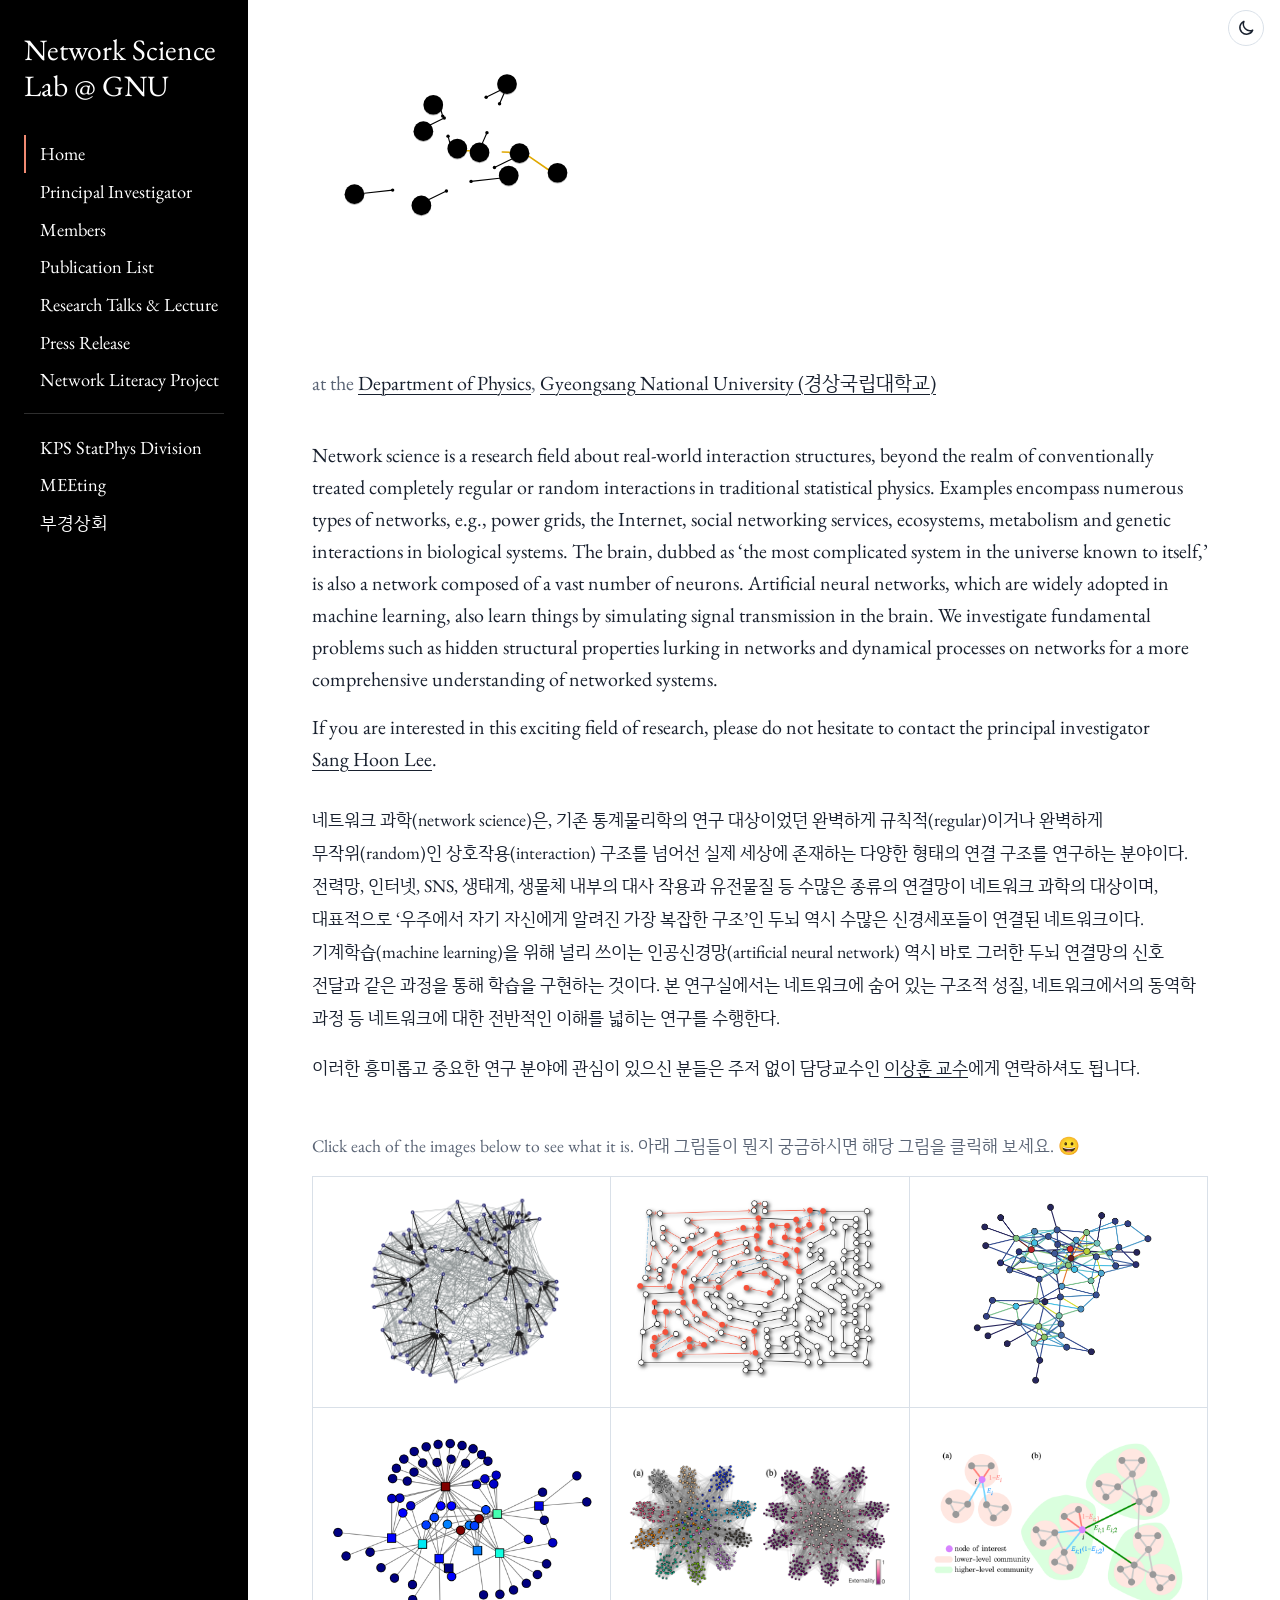
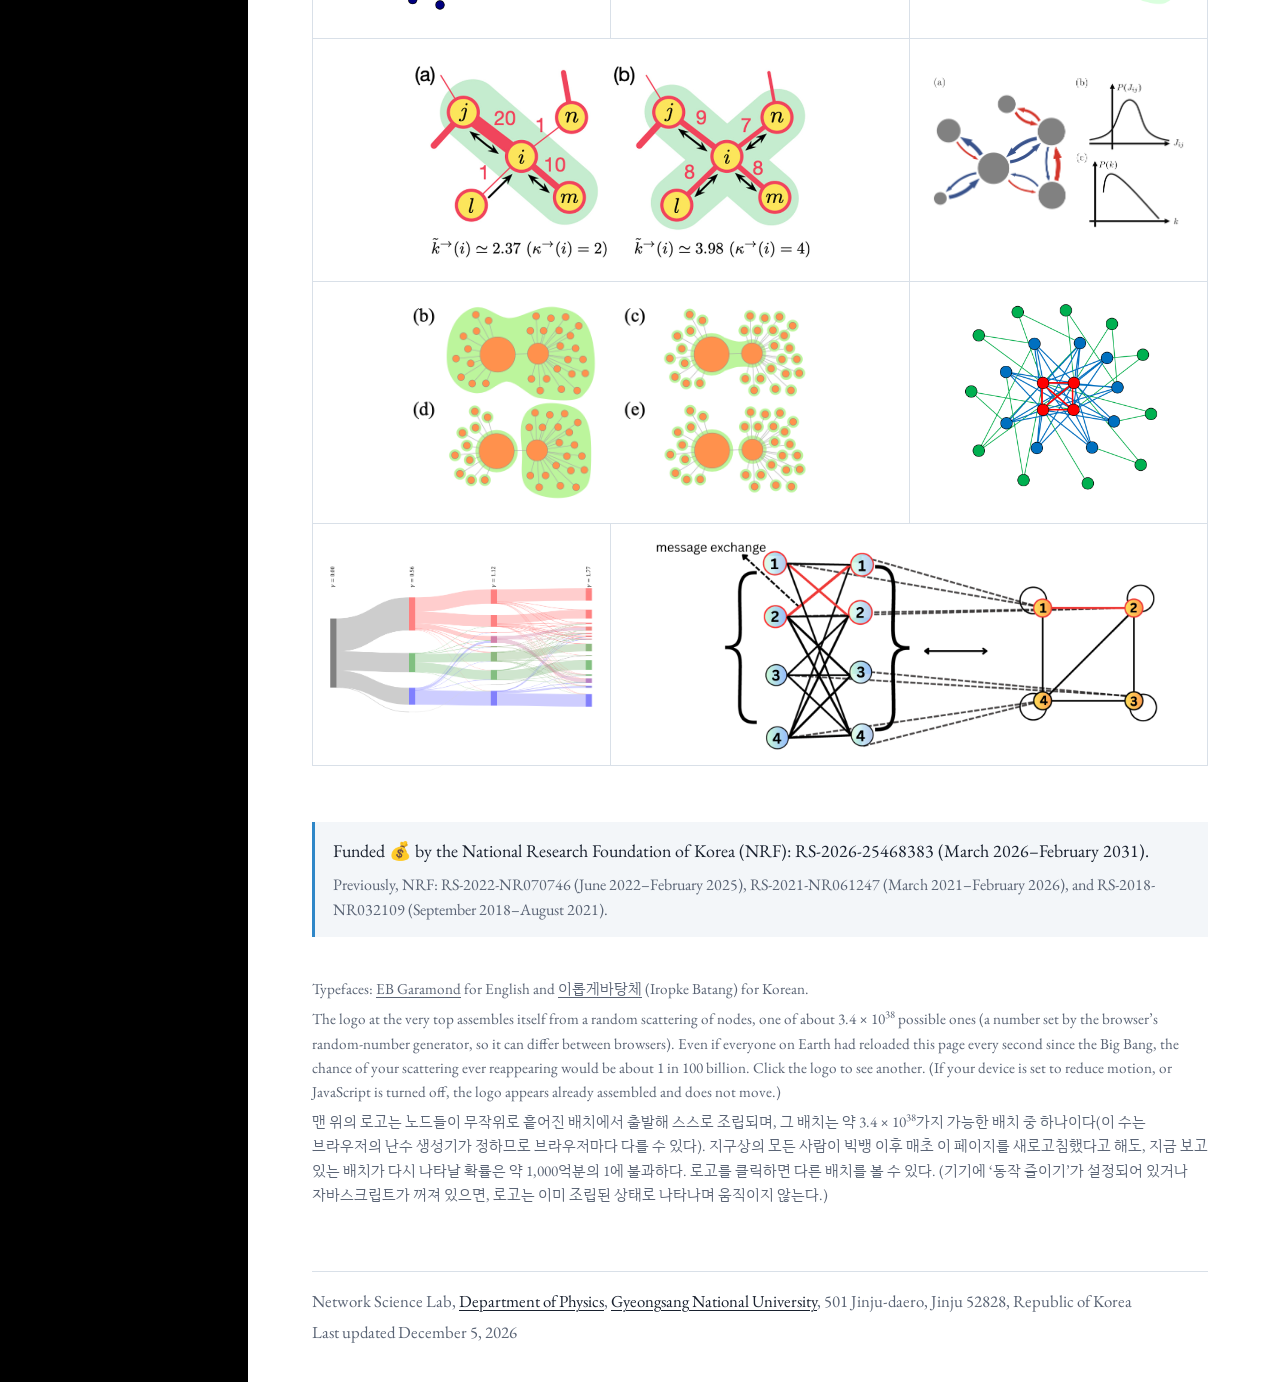
<file: index.html>
<!DOCTYPE html>
<html lang="en">
<head>
<script>document.documentElement.classList.add("js");try{if(localStorage.getItem("theme")==="dark")document.documentElement.dataset.theme="dark"}catch(e){}</script>
<meta charset="utf-8">
<meta name="viewport" content="width=device-width, initial-scale=1">
<title>Network Science Lab @ GNU</title>
<meta name="description" content="Network Science Lab, Department of Physics, Gyeongsang National University (경상국립대학교). Principal investigator: Sang Hoon Lee (이상훈).">
<link rel="icon" type="image/png" href="assets/img/favicon.png">
<link rel="preload" href="assets/fonts/iropke-batang-m.woff2" as="font" type="font/woff2" crossorigin>
<link rel="preconnect" href="https://fonts.googleapis.com">
<link rel="preconnect" href="https://fonts.gstatic.com" crossorigin>
<link href="https://fonts.googleapis.com/css2?family=EB+Garamond:ital,wght@0,400;0,500;0,600;0,700;1,400&family=Nanum+Myeongjo:wght@400;700&display=swap" rel="stylesheet">
<link rel="stylesheet" href="assets/css/style.css?v=6a66933e">
</head>
<body>
<a class="skip" href="#main">Skip to content</a>
<button class="theme-toggle" type="button" aria-label="Switch to dark mode" title="Switch to dark mode">
  <svg class="icon-moon" viewBox="0 0 24 24" width="20" height="20" aria-hidden="true"><path d="M20 14.5A8 8 0 0 1 9.5 4a8 8 0 1 0 10.5 10.5z" fill="none" stroke="currentColor" stroke-width="1.8" stroke-linejoin="round"/></svg>
  <svg class="icon-sun" viewBox="0 0 24 24" width="20" height="20" aria-hidden="true"><circle cx="12" cy="12" r="4.2" fill="none" stroke="currentColor" stroke-width="1.8"/><path d="M12 2.5v2.2M12 19.3v2.2M2.5 12h2.2M19.3 12h2.2M5.3 5.3l1.6 1.6M17.1 17.1l1.6 1.6M5.3 18.7l1.6-1.6M17.1 6.9l1.6-1.6" stroke="currentColor" stroke-width="1.8" stroke-linecap="round"/></svg>
</button>
<div class="frame">
<header class="sidebar">
  <div class="topbar">
    <button class="menu-toggle" type="button" aria-expanded="false" aria-controls="site-menu" aria-label="Open menu">
      <svg viewBox="0 0 24 24" width="24" height="24" aria-hidden="true"><path d="M3 6h18M3 12h18M3 18h18" stroke="currentColor" stroke-width="2" stroke-linecap="round"/></svg>
    </button>
    <a class="brand" href="index.html">
      <span class="brand-name">Network Science Lab @&nbsp;GNU</span>
    </a>
  </div>
  <div class="drawer" id="site-menu">
    <button class="menu-close" type="button" aria-label="Close menu">
      <svg viewBox="0 0 24 24" width="24" height="24" aria-hidden="true"><path d="M6 6l12 12M18 6L6 18" stroke="currentColor" stroke-width="2" stroke-linecap="round"/></svg>
    </button>
    <nav aria-label="Site">
      <ul>
      <li><a href="index.html" aria-current="page">Home</a></li>
      <li><a href="pi.html">Principal Investigator</a></li>
      <li><a href="members.html">Members</a></li>
      <li><a href="publications.html">Publication List</a></li>
      <li><a href="talks.html">Research Talks &amp; Lecture</a></li>
      <li><a href="press.html">Press Release</a></li>
      <li><a href="network-literacy.html">Network Literacy Project</a></li>
      <li class="nav-divider"><a href="https://sites.google.com/site/statphysmeeting/home" title="KPS Statistical Physics Division (한국물리학회 통계물리분과)">KPS StatPhys Division</a></li>
      <li><a href="https://sites.google.com/view/eco-evo/home" title="Modeling on Ecology and Evolution meeting: Biweekly meeting for sharing and discussing recent research trends on ecology and evolution studies.">MEEting</a></li>
      <li><a href="https://sites.google.com/view/bug-pgsh/" title="부경상회: BUG regional monthly meeting on complex systems">부경상회</a></li>
      </ul>
    </nav>
  </div>
  <div class="menu-backdrop" aria-hidden="true"></div>
</header>
<main id="main" class="page page-">
<section class="hero">
  <h1 class="visually-hidden">Network Science Lab @ GNU</h1>
  <div class="logo-anim" role="img" aria-label="Network Science Laboratory logo">
    <svg viewBox="0 0 512 386" aria-hidden="true" focusable="false">
      <defs><filter id="dotShadow" x="-30%" y="-30%" width="160%" height="170%"><feDropShadow dx="0" dy="1.5" stdDeviation="1.4" flood-color="#000" flood-opacity="0.35"/></filter></defs>
      <g class="links">
        <line x1="194.7" y1="43.8" x2="161.1" y2="228.6"/>
        <line x1="203.4" y1="41.8" x2="357.5" y2="350.1"/>
        <line x1="281.4" y1="119.7" x2="59.9" y2="246.3"/>
        <line x1="145.2" y1="145.0" x2="364.6" y2="192.0"/>
        <line x1="366.1" y1="204.1" x2="282.0" y2="246.4"/>
        <line x1="282.0" y1="247.4" x2="466.9" y2="247.5"/>
        <line x1="253.0" y1="262.5" x2="205.2" y2="334.2"/>
      </g>
      <g class="dots" filter="url(#dotShadow)">
        <circle cx="195.0" cy="25.3" r="18.5"/>
        <circle cx="297.5" cy="110.6" r="18.5"/>
        <circle cx="126.8" cy="144.7" r="18.5"/>
        <circle cx="382.7" cy="196.0" r="18.5"/>
        <circle cx="160.8" cy="247.1" r="18.5"/>
        <circle cx="41.4" cy="247.2" r="18.5"/>
        <circle cx="263.5" cy="247.3" r="18.5"/>
        <circle cx="485.3" cy="247.3" r="18.5"/>
        <circle cx="195.0" cy="349.6" r="18.5"/>
        <circle cx="365.7" cy="366.7" r="18.5"/>
      </g>
    </svg>
    <img class="logo-text" src="assets/img/logo-text.png" alt="">
    <script src="assets/js/logo-assembly.js" defer></script>
  </div>
  <p class="affiliation">at the <a href="https://www.gnu.ac.kr/physics/main.do">Department of Physics</a>, <a href="http://www.gnu.ac.kr">Gyeongsang National University <span class="nobr">(경상국립대학교)</span></a></p>
</section>
<section class="intro"><p>Network science is a research field about real-world interaction structures, beyond the realm of conventionally treated completely regular or random interactions in traditional statistical physics. Examples encompass numerous types of networks, e.g., power grids, the Internet, social networking services, ecosystems, metabolism and genetic interactions in biological systems. The brain, dubbed as <span class="nobr">‘the</span> most complicated system in the universe known to itself,’ is also a network composed of a vast number of neurons. Artificial neural networks, which are widely adopted in machine learning, also learn things by simulating signal transmission in the brain. We investigate fundamental problems such as hidden structural properties lurking in networks and dynamical processes on networks for a more comprehensive understanding of networked systems.</p>
<p>If you are interested in this exciting field of research, please do not hesitate to contact the principal investigator <a href="pi.html">Sang Hoon Lee</a>.</p>
</section><section class="intro" lang="ko"><p>네트워크 <span class="nobr">과학(network</span> science)은, 기존 통계물리학의 연구 대상이었던 완벽하게 <span class="nobr">규칙적(regular)이거나</span> 완벽하게 <span class="nobr">무작위(random)인</span> <span class="nobr">상호작용(interaction)</span> 구조를 넘어선 실제 세상에 존재하는 다양한 형태의 연결 구조를 연구하는 분야이다. 전력망, 인터넷, SNS, 생태계, 생물체 내부의 대사 작용과 유전물질 등 수많은 종류의 연결망이 네트워크 과학의 대상이며, 대표적으로 <span class="nobr">‘우주에서</span> 자기 자신에게 알려진 가장 복잡한 구조’인 두뇌 역시 수많은 신경세포들이 연결된 네트워크이다. <span class="nobr">기계학습(machine</span> learning)을 위해 널리 쓰이는 <span class="nobr">인공신경망(artificial</span> neural network) 역시 바로 그러한 두뇌 연결망의 신호 전달과 같은 과정을 통해 학습을 구현하는 것이다. 본 연구실에서는 네트워크에 숨어 있는 구조적 성질, 네트워크에서의 동역학 과정 등 네트워크에 대한 전반적인 이해를 넓히는 연구를 수행한다.</p>
<p>이러한 흥미롭고 중요한 연구 분야에 관심이 있으신 분들은 주저 없이 담당교수인 <a href="pi.html">이상훈 교수</a>에게 연락하셔도 됩니다.</p>
</section><section class="figures">
<p class="figures-note">Click each of the images below to see what it is. 아래 그림들이 뭔지 궁금하시면 해당 그림을 클릭해 보세요. 😀</p>
<div class="mosaic">
<a href="https://journals.aps.org/pre/abstract/10.1103/PhysRevE.74.026118"><img src="assets/img/index-e5ba2a77.png" alt="Directed network with hub nodes" loading="lazy"></a>
<a href="https://journals.aps.org/prl/abstract/10.1103/PhysRevLett.108.128701"><img src="assets/img/index-69684c71.png" alt="Spanning tree on a lattice with highlighted path" loading="lazy"></a>
<a href="https://journals.aps.org/pre/abstract/10.1103/PhysRevE.89.032810"><img src="assets/img/index-74e132ef.png" alt="Network with core nodes highlighted" loading="lazy"></a>
<a href="https://journals.aps.org/pre/abstract/10.1103/PhysRevE.93.022306"><img src="assets/img/index-6a4f2fdd.png" alt="Star-like network around a central hub" loading="lazy"></a>
<a href="https://journals.aps.org/pre/abstract/10.1103/PhysRevE.100.022311"><img src="assets/img/pre-2019-companionship-inconsistency.png" alt="Clustered network with ten communities, colored by community and by node externality" loading="lazy"></a>
<a href="https://journals.aps.org/pre/abstract/10.1103/PhysRevE.103.052306"><img src="assets/img/pre-2021-consistency-landscape.png" alt="Lower-level communities nested inside higher-level communities around a node of interest" loading="lazy"></a>
<a class="wide" href="https://journals.aps.org/prresearch/abstract/10.1103/PhysRevResearch.3.043136"><img src="assets/img/prr-2021-hidden-dependency.png" alt="Weighted edges around node i and the directed edges kept by the effective out-degree" loading="lazy"></a>
<a href="https://journals.aps.org/prl/abstract/10.1103/PhysRevLett.133.198402"><img src="assets/img/prl-2024-heterogeneous-interactions.png" alt="Ecological network with positive and negative interactions, plus the distributions of interaction strength and degree" loading="lazy"></a>
<a class="wide" href="https://journals.aps.org/pre/abstract/10.1103/PhysRevE.111.014312"><img src="assets/img/pre-2025-kaleidoscopic-communities.png" alt="Two hub communities and their peripheral communities merging and splitting" loading="lazy"></a>
<a href="https://journals.aps.org/pre/abstract/10.1103/PhysRevE.111.054302"><img src="assets/img/pre-2025-local-edge-decomposition.png" alt="Network decomposed into green, blue, and red levels around a central clique" loading="lazy"></a>
<a href="https://link.springer.com/article/10.1140/epjds/s13688-025-00566-6"><img src="assets/img/epjds-2025-curriculum-communities.png" alt="Alluvial diagram of department communities across four resolution values" loading="lazy"></a>
<a class="wide" href="https://link.springer.com/article/10.1007/s40042-026-01730-5"><img src="assets/img/jkps-2026-relational-graph.png" alt="Neural network layers mapped onto a relational graph by message exchange" loading="lazy"></a>
</div></section>
<section class="funding">
<p>Funded 💰 by the National Research Foundation of Korea <span class="nobr">(NRF):</span> RS-2026-25468383 <span class="nobr">(March</span> 2026–February 2031).</p>
    <p class="prior">Previously, NRF: RS-2022-NR070746 <span class="nobr">(June</span> 2022–February 2025), RS-2021-NR061247 <span class="nobr">(March</span> 2021–February 2026), and RS-2018-NR032109 <span class="nobr">(September</span> 2018–August 2021).</p>
</section>
<section class="fonts-note">
<p>Typefaces: <a href="https://fonts.google.com/specimen/EB+Garamond">EB Garamond</a> for English and <span lang="ko"><a href="https://font.iropke.com/batang/#structure">이롭게바탕체</a></span> <span class="nobr">(Iropke</span> Batang) for Korean.</p>
<p>The logo at the very top assembles itself from a random scattering of nodes, one of about 3.4&nbsp;×&nbsp;10<sup>38</sup> possible ones <span class="nobr">(a</span> number set by the browser’s random-number generator, so it can differ between browsers). Even if everyone on Earth had reloaded this page every second since the Big Bang, the chance of your scattering ever reappearing would be about 1 in 100&nbsp;billion. Click the logo to see another. <span class="nobr">(If</span> your device is set to reduce motion, or JavaScript is turned off, the logo appears already assembled and does not move.)</p>
<p lang="ko">맨 위의 로고는 노드들이 무작위로 흩어진 배치에서 출발해 스스로 조립되며, 그 배치는 약 3.4&nbsp;×&nbsp;10<sup>38</sup>가지 가능한 배치 중 <span class="nobr">하나이다(이</span> 수는 브라우저의 난수 생성기가 정하므로 브라우저마다 다를 수 있다). 지구상의 모든 사람이 빅뱅 이후 매초 이 페이지를 새로고침했다고 해도, 지금 보고 있는 배치가 다시 나타날 확률은 약 1,000억분의 1에 불과하다. 로고를 클릭하면 다른 배치를 볼 수 있다. <span class="nobr">(기기에</span> <span class="nobr">‘동작</span> 줄이기’가 설정되어 있거나 자바스크립트가 꺼져 있으면, 로고는 이미 조립된 상태로 나타나며 움직이지 않는다.)</p>
</section>

<footer class="site-footer">
  <p>Network Science Lab, <a href="https://www.gnu.ac.kr/physics/main.do">Department of Physics</a>, <a href="http://www.gnu.ac.kr">Gyeongsang National University</a>, 501 Jinju-daero, Jinju 52828, Republic of Korea</p>
  <p>Last updated <time class="last-updated" datetime="2026-10-23">October 23, 2026</time></p>
</footer>
</main>
</div>
<script>
/* Phone menu: the ☰ button slides the menu in; ×, the dimmed page, or Escape closes it. */
(function () {
  var root = document.documentElement,
      open = document.querySelector(".menu-toggle"),
      close = document.querySelector(".menu-close"),
      backdrop = document.querySelector(".menu-backdrop");
  if (!open) return;
  function setOpen(isOpen) {
    root.classList.toggle("menu-open", isOpen);
    open.setAttribute("aria-expanded", isOpen ? "true" : "false");
    if (isOpen) close.focus(); else open.focus({ preventScroll: true });
  }
  open.addEventListener("click", function () { setOpen(true); });
  close.addEventListener("click", function () { setOpen(false); });
  backdrop.addEventListener("click", function () { setOpen(false); });
  document.addEventListener("keydown", function (e) {
    if (e.key === "Escape" && root.classList.contains("menu-open")) setOpen(false);
  });
  window.matchMedia("(max-width: 52rem)").addEventListener("change", function (m) {
    if (!m.matches && root.classList.contains("menu-open")) setOpen(false);
  });
})();
</script>
<script>
/* Light/dark mode: light by default; a visitor's choice is remembered in this browser. */
(function () {
  var root = document.documentElement, btn = document.querySelector(".theme-toggle");
  if (!btn) return;
  function sync() {
    var dark = root.dataset.theme === "dark",
        label = dark ? "Switch to light mode" : "Switch to dark mode";
    btn.setAttribute("aria-label", label);
    btn.title = label;
    btn.setAttribute("aria-pressed", dark ? "true" : "false");
  }
  sync();
  btn.addEventListener("click", function () {
    var dark = root.dataset.theme !== "dark";
    if (dark) root.dataset.theme = "dark"; else delete root.dataset.theme;
    try { localStorage.setItem("theme", dark ? "dark" : "light"); } catch (e) {}
    sync();
  });
})();
</script>
<script>
/* Lists marked data-count-to-zero count down to 0: start = number of items - 1. */
document.querySelectorAll("ol[data-count-to-zero]").forEach(function (ol) {
  ol.start = ol.querySelectorAll(":scope > li").length - 1;
});
</script>
<script>
/* "Last updated": the date the site was last published (GitHub Pages sends it with every page). */
(function () {
  var el = document.querySelector(".last-updated"), d = new Date(document.lastModified);
  if (!el || isNaN(d)) return;
  el.textContent = d.toLocaleDateString("en-US", { year: "numeric", month: "long", day: "numeric" });
  el.setAttribute("datetime", d.getFullYear() + "-" + String(d.getMonth() + 1).padStart(2, "0") + "-" + String(d.getDate()).padStart(2, "0"));
})();
</script>
</body>
</html>
</file>
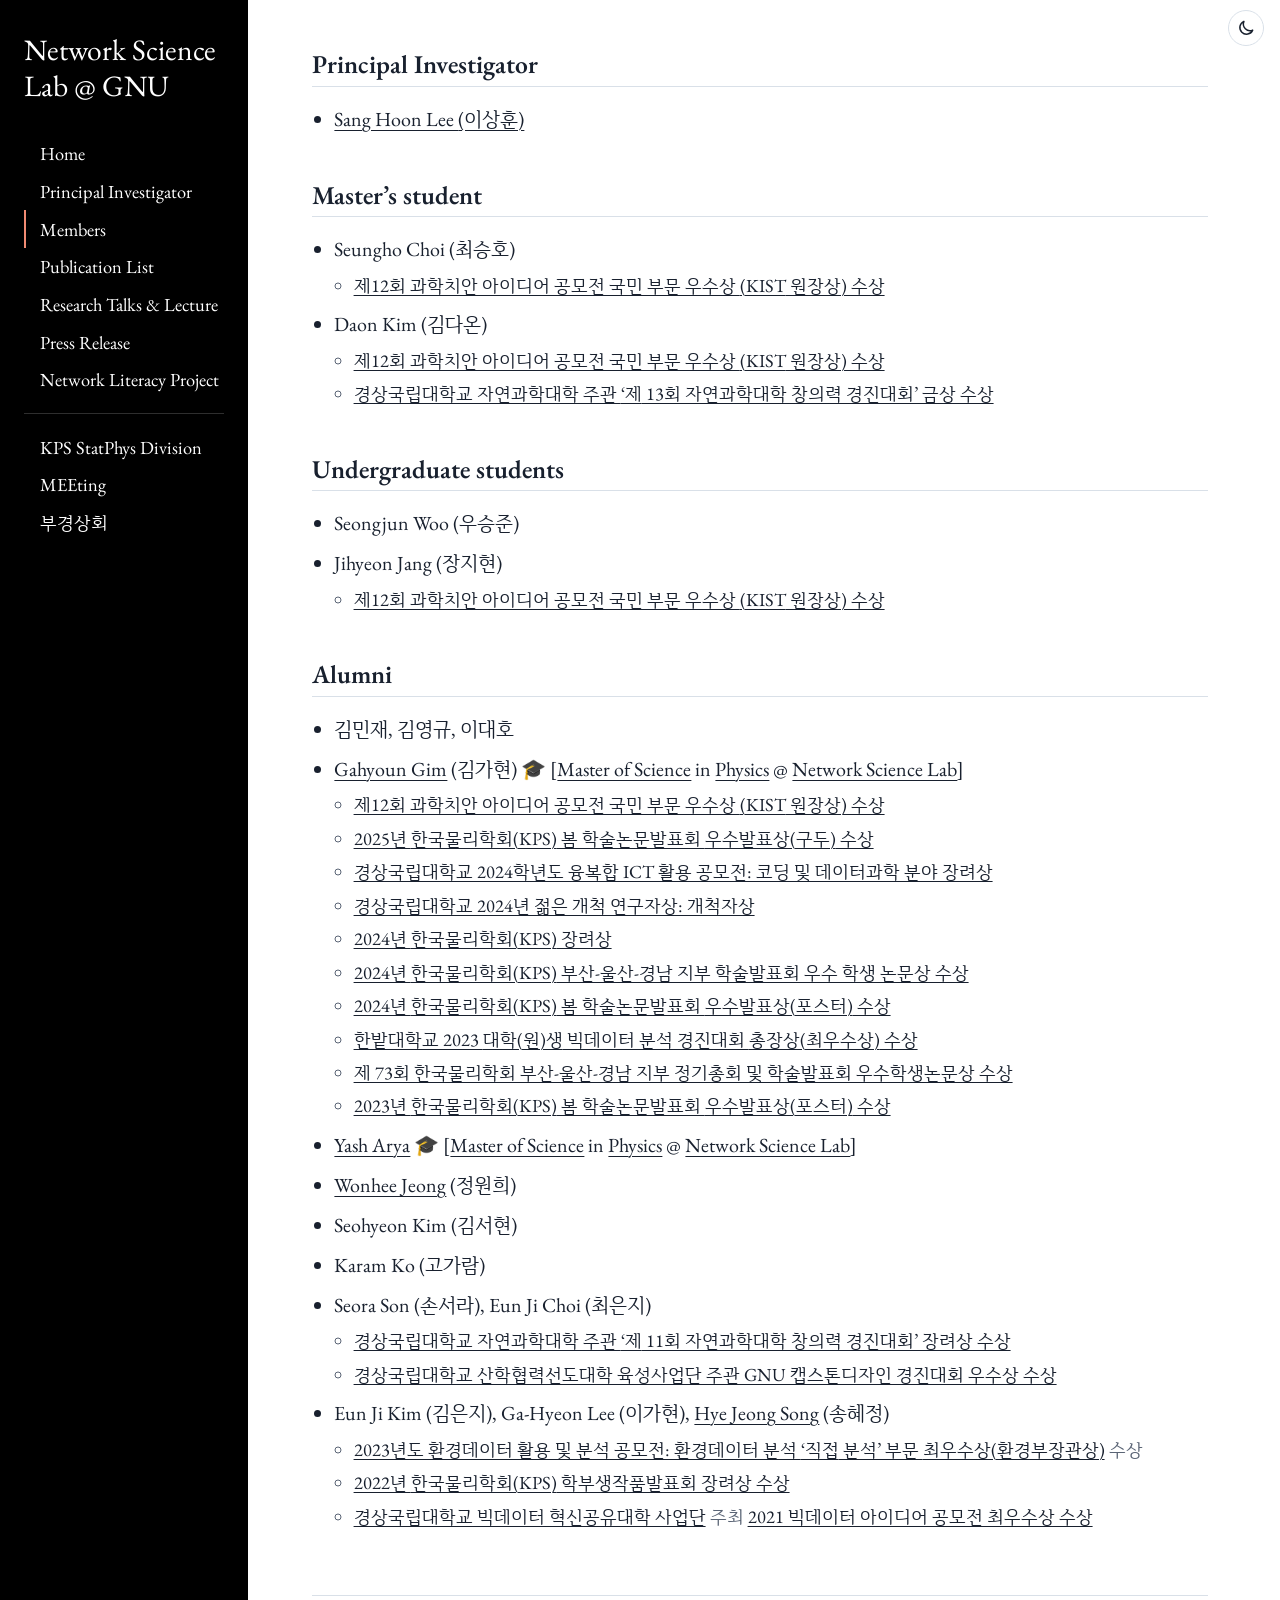
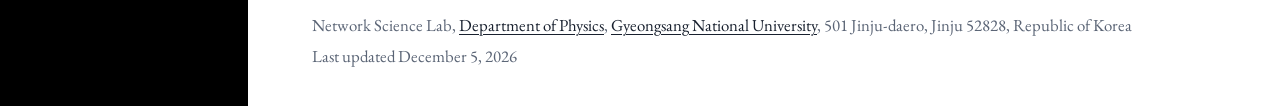
<file: members.html>
<!DOCTYPE html>
<html lang="en">
<head>
<script>document.documentElement.classList.add("js");try{if(localStorage.getItem("theme")==="dark")document.documentElement.dataset.theme="dark"}catch(e){}</script>
<meta charset="utf-8">
<meta name="viewport" content="width=device-width, initial-scale=1">
<title>Members | Network Science Lab @ GNU</title>
<meta name="description" content="Network Science Lab, Department of Physics, Gyeongsang National University (경상국립대학교). Principal investigator: Sang Hoon Lee (이상훈).">
<link rel="icon" type="image/png" href="assets/img/favicon.png">
<link rel="preload" href="assets/fonts/iropke-batang-m.woff2" as="font" type="font/woff2" crossorigin>
<link rel="preconnect" href="https://fonts.googleapis.com">
<link rel="preconnect" href="https://fonts.gstatic.com" crossorigin>
<link href="https://fonts.googleapis.com/css2?family=EB+Garamond:ital,wght@0,400;0,500;0,600;0,700;1,400&family=Nanum+Myeongjo:wght@400;700&display=swap" rel="stylesheet">
<link rel="stylesheet" href="assets/css/style.css?v=6a66933e">
</head>
<body>
<a class="skip" href="#main">Skip to content</a>
<button class="theme-toggle" type="button" aria-label="Switch to dark mode" title="Switch to dark mode">
  <svg class="icon-moon" viewBox="0 0 24 24" width="20" height="20" aria-hidden="true"><path d="M20 14.5A8 8 0 0 1 9.5 4a8 8 0 1 0 10.5 10.5z" fill="none" stroke="currentColor" stroke-width="1.8" stroke-linejoin="round"/></svg>
  <svg class="icon-sun" viewBox="0 0 24 24" width="20" height="20" aria-hidden="true"><circle cx="12" cy="12" r="4.2" fill="none" stroke="currentColor" stroke-width="1.8"/><path d="M12 2.5v2.2M12 19.3v2.2M2.5 12h2.2M19.3 12h2.2M5.3 5.3l1.6 1.6M17.1 17.1l1.6 1.6M5.3 18.7l1.6-1.6M17.1 6.9l1.6-1.6" stroke="currentColor" stroke-width="1.8" stroke-linecap="round"/></svg>
</button>
<div class="frame">
<header class="sidebar">
  <div class="topbar">
    <button class="menu-toggle" type="button" aria-expanded="false" aria-controls="site-menu" aria-label="Open menu">
      <svg viewBox="0 0 24 24" width="24" height="24" aria-hidden="true"><path d="M3 6h18M3 12h18M3 18h18" stroke="currentColor" stroke-width="2" stroke-linecap="round"/></svg>
    </button>
    <a class="brand" href="index.html">
      <span class="brand-name">Network Science Lab @&nbsp;GNU</span>
    </a>
  </div>
  <div class="drawer" id="site-menu">
    <button class="menu-close" type="button" aria-label="Close menu">
      <svg viewBox="0 0 24 24" width="24" height="24" aria-hidden="true"><path d="M6 6l12 12M18 6L6 18" stroke="currentColor" stroke-width="2" stroke-linecap="round"/></svg>
    </button>
    <nav aria-label="Site">
      <ul>
      <li><a href="index.html">Home</a></li>
      <li><a href="pi.html">Principal Investigator</a></li>
      <li><a href="members.html" aria-current="page">Members</a></li>
      <li><a href="publications.html">Publication List</a></li>
      <li><a href="talks.html">Research Talks &amp; Lecture</a></li>
      <li><a href="press.html">Press Release</a></li>
      <li><a href="network-literacy.html">Network Literacy Project</a></li>
      <li class="nav-divider"><a href="https://sites.google.com/site/statphysmeeting/home" title="KPS Statistical Physics Division (한국물리학회 통계물리분과)">KPS StatPhys Division</a></li>
      <li><a href="https://sites.google.com/view/eco-evo/home" title="Modeling on Ecology and Evolution meeting: Biweekly meeting for sharing and discussing recent research trends on ecology and evolution studies.">MEEting</a></li>
      <li><a href="https://sites.google.com/view/bug-pgsh/" title="부경상회: BUG regional monthly meeting on complex systems">부경상회</a></li>
      </ul>
    </nav>
  </div>
  <div class="menu-backdrop" aria-hidden="true"></div>
</header>
<main id="main" class="page page-members-html">
<h1 class="visually-hidden">Members</h1>
<h2><a href="pi.html">Principal Investigator</a></h2>
<ul>
<li><a href="pi.html">Sang Hoon Lee <span class="nobr">(이상훈)</span></a></li>
</ul>
<h2>Master’s student</h2>
<ul>
<li>
<p>Seungho Choi <span class="nobr">(최승호)</span></p>
<ul>
<li><a href="assets/files/awards/KIPoT_award.pdf">제12회 과학치안 아이디어 공모전 국민 부문 우수상 <span class="nobr">(KIST</span> 원장상) 수상</a></li>
</ul>
</li>
<li>
<p>Daon Kim <span class="nobr">(김다온)</span></p>
<ul>
<li><a href="assets/files/awards/KIPoT_award.pdf">제12회 과학치안 아이디어 공모전 국민 부문 우수상 <span class="nobr">(KIST</span> 원장상) 수상</a></li>
<li><a href="assets/files/awards/kim-daon-2025-creativity-contest-gold.jpg">경상국립대학교 자연과학대학 주관 <span class="nobr">‘제</span> 13회 자연과학대학 창의력 경진대회’ 금상 수상</a></li>
</ul>
</li>
</ul>
<h2>Undergraduate students</h2>
<ul>
<li>
<p>Seongjun Woo <span class="nobr">(우승준)</span></p>
</li>
<li>
<p>Jihyeon Jang <span class="nobr">(장지현)</span></p>
<ul>
<li><a href="assets/files/awards/KIPoT_award.pdf">제12회 과학치안 아이디어 공모전 국민 부문 우수상 <span class="nobr">(KIST</span> 원장상) 수상</a></li>
</ul>
</li>
</ul>
<h2>Alumni</h2>
<ul>
<li>
<p>김민재, 김영규, 이대호</p>
</li>
<li>
<p><a href="https://sites.google.com/view/gahyoun-official/">Gahyoun Gim</a> <span class="nobr">(김가현)</span> 🎓 [<a href="https://en.wikipedia.org/wiki/Master_of_Science">Master of Science</a> in <a href="https://en.wikipedia.org/wiki/Physics">Physics</a> @ <a href="index.html">Network Science Lab</a>]</p>
<ul>
<li><a href="assets/files/awards/KIPoT_award.pdf">제12회 과학치안 아이디어 공모전 국민 부문 우수상 <span class="nobr">(KIST</span> 원장상) 수상</a></li>
<li><a href="assets/files/awards/gim-2025-kps-spring-oral-award.pdf">2025년 <span class="nobr">한국물리학회(KPS)</span> 봄 학술논문발표회 <span class="nobr">우수발표상(구두)</span> 수상</a></li>
<li><a href="assets/files/awards/gim-2024-ict-contest-encouragement.pdf">경상국립대학교 2024학년도 융복합 ICT 활용 공모전: 코딩 및 데이터과학 분야 장려상</a></li>
<li><a href="assets/files/awards/gim-2024-young-pioneer-researcher.pdf">경상국립대학교 2024년 젊은 개척 연구자상: 개척자상</a></li>
<li><a href="https://www.kps.or.kr/content/community/post_view.php?bt=2&amp;post_id=3629">2024년 <span class="nobr">한국물리학회(KPS)</span> 장려상</a></li>
<li><a href="assets/files/awards/gim-2024-kps-bug-student-paper-award.pdf">2024년 <span class="nobr">한국물리학회(KPS)</span> 부산-울산-경남 지부 학술발표회 우수 학생 논문상 수상</a></li>
<li><a href="assets/files/awards/gim-2024-kps-spring-poster-award.pdf">2024년 <span class="nobr">한국물리학회(KPS)</span> 봄 학술논문발표회 <span class="nobr">우수발표상(포스터)</span> 수상</a></li>
<li><a href="assets/files/awards/gim-2023-hbnu-big-data-contest-grand-prize.pdf">한밭대학교 2023 <span class="nobr">대학(원)생</span> 빅데이터 분석 경진대회 <span class="nobr">총장상(최우수상)</span> 수상</a></li>
<li><a href="assets/files/awards/gim-2023-kps-bug-student-paper-award.pdf">제 73회 한국물리학회 부산-울산-경남 지부 정기총회 및 학술발표회 우수학생논문상 수상</a></li>
<li><a href="https://www.kps.or.kr/content/community/post_view.php?bt=4&amp;post_id=3092">2023년 <span class="nobr">한국물리학회(KPS)</span> 봄 학술논문발표회 <span class="nobr">우수발표상(포스터)</span> 수상</a></li>
</ul>
</li>
<li>
<p><a href="https://scholar.google.com/citations?user=eVK6mLwAAAAJ">Yash Arya</a> 🎓 [<a href="https://en.wikipedia.org/wiki/Master_of_Science">Master of Science</a> in <a href="https://en.wikipedia.org/wiki/Physics">Physics</a> @ <a href="index.html">Network Science Lab</a>]</p>
</li>
<li>
<p><a href="https://scholar.google.com/citations?user=DmCQVCUAAAAJ">Wonhee Jeong</a> <span class="nobr">(정원희)</span></p>
</li>
<li>
<p>Seohyeon Kim <span class="nobr">(김서현)</span></p>
</li>
<li>
<p>Karam Ko <span class="nobr">(고가람)</span></p>
</li>
<li>
<p>Seora Son <span class="nobr">(손서라),</span> Eun Ji Choi <span class="nobr">(최은지)</span></p>
<ul>
<li><a href="assets/files/awards/son-2023-creativity-and-capstone-awards.jpg">경상국립대학교 자연과학대학 주관 <span class="nobr">‘제</span> 11회 자연과학대학 창의력 경진대회’ 장려상 수상</a></li>
<li><a href="assets/files/awards/son-2023-creativity-and-capstone-awards.jpg">경상국립대학교 산학협력선도대학 육성사업단 주관 GNU 캡스톤디자인 경진대회 우수상 수상</a></li>
</ul>
</li>
<li>
<p>Eun Ji Kim <span class="nobr">(김은지),</span> Ga-Hyeon Lee <span class="nobr">(이가현),</span> <a href="https://scholar.google.com/citations?user=hwBMC90AAAAJ">Hye Jeong Song</a> <span class="nobr">(송혜정)</span></p>
<ul>
<li><a href="https://www.instagram.com/p/CuGKKtmSiUF/">2023년도 환경데이터 활용 및 분석 공모전: 환경데이터 분석 <span class="nobr">‘직접</span> 분석’ 부문 <span class="nobr">최우수상(환경부장관상)</span></a> 수상</li>
<li><a href="https://www.kps.or.kr/content/community/post_view.php?bt=2&amp;post_id=2895">2022년 <span class="nobr">한국물리학회(KPS)</span> 학부생작품발표회 장려상 수상</a></li>
<li><a href="http://smartbigdata.gnu.ac.kr/">경상국립대학교 빅데이터 혁신공유대학 사업단</a> 주최 <a href="https://www.gnu.ac.kr/main/na/ntt/selectNttInfo.do?mi=1070&amp;bbsId=1021&amp;nttSn=2119800">2021 빅데이터 아이디어 공모전 최우수상 수상</a></li>
</ul>
</li>
</ul>


<footer class="site-footer">
  <p>Network Science Lab, <a href="https://www.gnu.ac.kr/physics/main.do">Department of Physics</a>, <a href="http://www.gnu.ac.kr">Gyeongsang National University</a>, 501 Jinju-daero, Jinju 52828, Republic of Korea</p>
  <p>Last updated <time class="last-updated" datetime="2026-10-17">October 17, 2026</time></p>
</footer>
</main>
</div>
<script>
/* Phone menu: the ☰ button slides the menu in; ×, the dimmed page, or Escape closes it. */
(function () {
  var root = document.documentElement,
      open = document.querySelector(".menu-toggle"),
      close = document.querySelector(".menu-close"),
      backdrop = document.querySelector(".menu-backdrop");
  if (!open) return;
  function setOpen(isOpen) {
    root.classList.toggle("menu-open", isOpen);
    open.setAttribute("aria-expanded", isOpen ? "true" : "false");
    if (isOpen) close.focus(); else open.focus({ preventScroll: true });
  }
  open.addEventListener("click", function () { setOpen(true); });
  close.addEventListener("click", function () { setOpen(false); });
  backdrop.addEventListener("click", function () { setOpen(false); });
  document.addEventListener("keydown", function (e) {
    if (e.key === "Escape" && root.classList.contains("menu-open")) setOpen(false);
  });
  window.matchMedia("(max-width: 52rem)").addEventListener("change", function (m) {
    if (!m.matches && root.classList.contains("menu-open")) setOpen(false);
  });
})();
</script>
<script>
/* Light/dark mode: light by default; a visitor's choice is remembered in this browser. */
(function () {
  var root = document.documentElement, btn = document.querySelector(".theme-toggle");
  if (!btn) return;
  function sync() {
    var dark = root.dataset.theme === "dark",
        label = dark ? "Switch to light mode" : "Switch to dark mode";
    btn.setAttribute("aria-label", label);
    btn.title = label;
    btn.setAttribute("aria-pressed", dark ? "true" : "false");
  }
  sync();
  btn.addEventListener("click", function () {
    var dark = root.dataset.theme !== "dark";
    if (dark) root.dataset.theme = "dark"; else delete root.dataset.theme;
    try { localStorage.setItem("theme", dark ? "dark" : "light"); } catch (e) {}
    sync();
  });
})();
</script>
<script>
/* Lists marked data-count-to-zero count down to 0: start = number of items - 1. */
document.querySelectorAll("ol[data-count-to-zero]").forEach(function (ol) {
  ol.start = ol.querySelectorAll(":scope > li").length - 1;
});
</script>
<script>
/* "Last updated": the date the site was last published (GitHub Pages sends it with every page). */
(function () {
  var el = document.querySelector(".last-updated"), d = new Date(document.lastModified);
  if (!el || isNaN(d)) return;
  el.textContent = d.toLocaleDateString("en-US", { year: "numeric", month: "long", day: "numeric" });
  el.setAttribute("datetime", d.getFullYear() + "-" + String(d.getMonth() + 1).padStart(2, "0") + "-" + String(d.getDate()).padStart(2, "0"));
})();
</script>
</body>
</html>
</file>
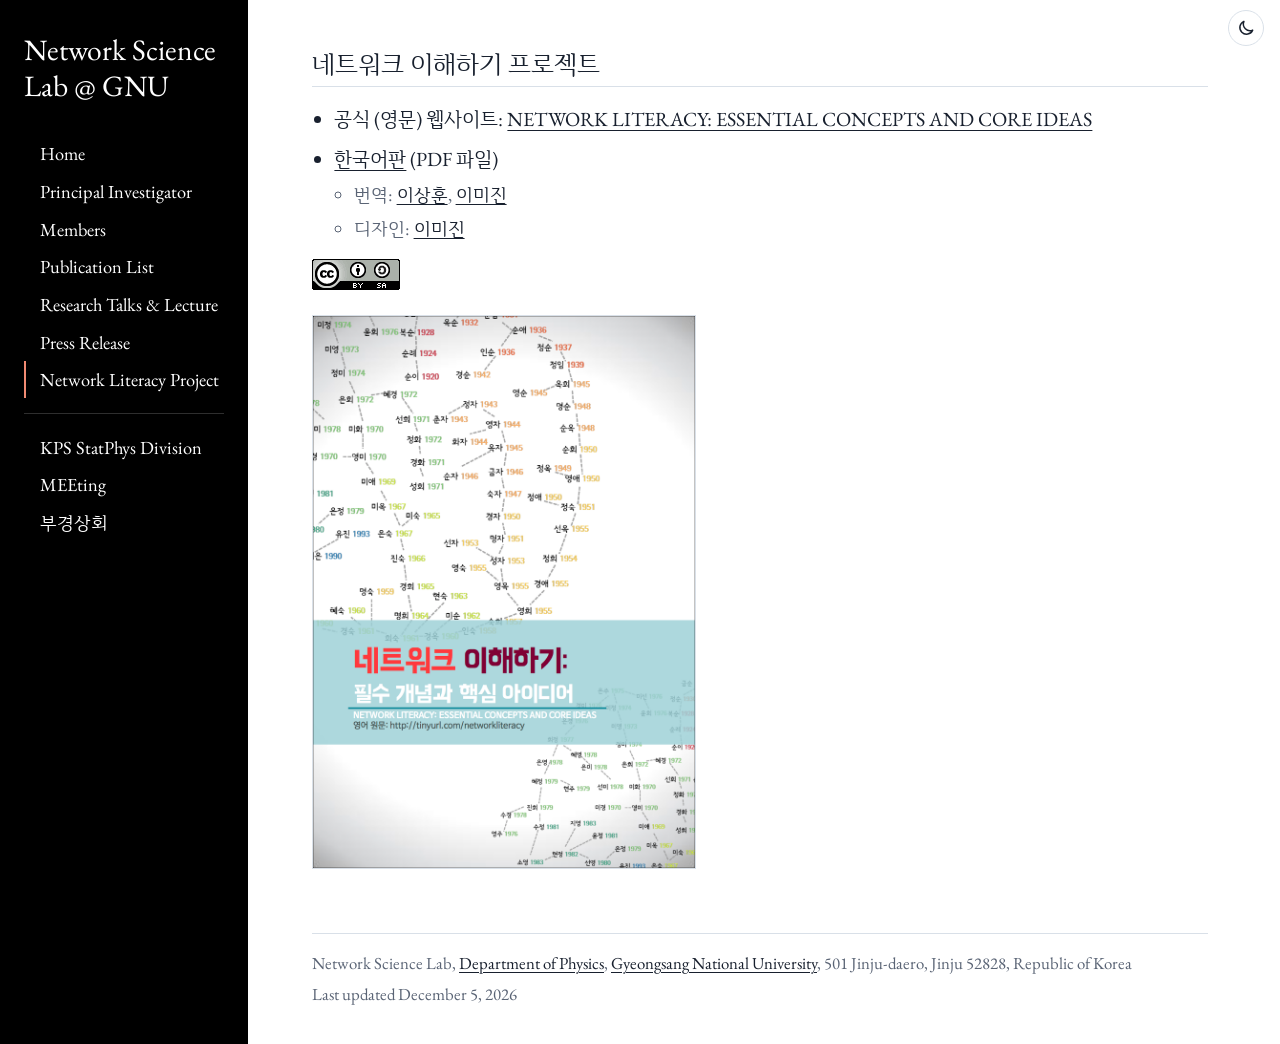
<file: network-literacy.html>
<!DOCTYPE html>
<html lang="en">
<head>
<script>document.documentElement.classList.add("js");try{if(localStorage.getItem("theme")==="dark")document.documentElement.dataset.theme="dark"}catch(e){}</script>
<meta charset="utf-8">
<meta name="viewport" content="width=device-width, initial-scale=1">
<title>Network Literacy Project | Network Science Lab @ GNU</title>
<meta name="description" content="Network Science Lab, Department of Physics, Gyeongsang National University (경상국립대학교). Principal investigator: Sang Hoon Lee (이상훈).">
<link rel="icon" type="image/png" href="assets/img/favicon.png">
<link rel="preload" href="assets/fonts/iropke-batang-m.woff2" as="font" type="font/woff2" crossorigin>
<link rel="preconnect" href="https://fonts.googleapis.com">
<link rel="preconnect" href="https://fonts.gstatic.com" crossorigin>
<link href="https://fonts.googleapis.com/css2?family=EB+Garamond:ital,wght@0,400;0,500;0,600;0,700;1,400&family=Nanum+Myeongjo:wght@400;700&display=swap" rel="stylesheet">
<link rel="stylesheet" href="assets/css/style.css?v=6a66933e">
</head>
<body>
<a class="skip" href="#main">Skip to content</a>
<button class="theme-toggle" type="button" aria-label="Switch to dark mode" title="Switch to dark mode">
  <svg class="icon-moon" viewBox="0 0 24 24" width="20" height="20" aria-hidden="true"><path d="M20 14.5A8 8 0 0 1 9.5 4a8 8 0 1 0 10.5 10.5z" fill="none" stroke="currentColor" stroke-width="1.8" stroke-linejoin="round"/></svg>
  <svg class="icon-sun" viewBox="0 0 24 24" width="20" height="20" aria-hidden="true"><circle cx="12" cy="12" r="4.2" fill="none" stroke="currentColor" stroke-width="1.8"/><path d="M12 2.5v2.2M12 19.3v2.2M2.5 12h2.2M19.3 12h2.2M5.3 5.3l1.6 1.6M17.1 17.1l1.6 1.6M5.3 18.7l1.6-1.6M17.1 6.9l1.6-1.6" stroke="currentColor" stroke-width="1.8" stroke-linecap="round"/></svg>
</button>
<div class="frame">
<header class="sidebar">
  <div class="topbar">
    <button class="menu-toggle" type="button" aria-expanded="false" aria-controls="site-menu" aria-label="Open menu">
      <svg viewBox="0 0 24 24" width="24" height="24" aria-hidden="true"><path d="M3 6h18M3 12h18M3 18h18" stroke="currentColor" stroke-width="2" stroke-linecap="round"/></svg>
    </button>
    <a class="brand" href="index.html">
      <span class="brand-name">Network Science Lab @&nbsp;GNU</span>
    </a>
  </div>
  <div class="drawer" id="site-menu">
    <button class="menu-close" type="button" aria-label="Close menu">
      <svg viewBox="0 0 24 24" width="24" height="24" aria-hidden="true"><path d="M6 6l12 12M18 6L6 18" stroke="currentColor" stroke-width="2" stroke-linecap="round"/></svg>
    </button>
    <nav aria-label="Site">
      <ul>
      <li><a href="index.html">Home</a></li>
      <li><a href="pi.html">Principal Investigator</a></li>
      <li><a href="members.html">Members</a></li>
      <li><a href="publications.html">Publication List</a></li>
      <li><a href="talks.html">Research Talks &amp; Lecture</a></li>
      <li><a href="press.html">Press Release</a></li>
      <li><a href="network-literacy.html" aria-current="page">Network Literacy Project</a></li>
      <li class="nav-divider"><a href="https://sites.google.com/site/statphysmeeting/home" title="KPS Statistical Physics Division (한국물리학회 통계물리분과)">KPS StatPhys Division</a></li>
      <li><a href="https://sites.google.com/view/eco-evo/home" title="Modeling on Ecology and Evolution meeting: Biweekly meeting for sharing and discussing recent research trends on ecology and evolution studies.">MEEting</a></li>
      <li><a href="https://sites.google.com/view/bug-pgsh/" title="부경상회: BUG regional monthly meeting on complex systems">부경상회</a></li>
      </ul>
    </nav>
  </div>
  <div class="menu-backdrop" aria-hidden="true"></div>
</header>
<main id="main" class="page page-network-literacy-html">
<h1 class="visually-hidden">Network Literacy Project</h1>
<h2>네트워크 이해하기 프로젝트</h2>
<ul>
<li>
<p>공식 <span class="nobr">(영문)</span> 웹사이트: <a href="https://sites.google.com/a/binghamton.edu/netscied/teaching-learning/network-concepts">NETWORK LITERACY: ESSENTIAL CONCEPTS AND CORE IDEAS</a></p>
</li>
<li>
<p><a href="assets/files/network-literacy-korean.pdf">한국어판</a> <span class="nobr">(PDF</span> 파일)</p>
<ul>
<li>번역: <a href="pi.html">이상훈</a>, <a href="https://scholar.google.com/citations?user=YtV_KAgAAAAJ">이미진</a></li>
<li>디자인: <a href="https://scholar.google.com/citations?user=YtV_KAgAAAAJ">이미진</a></li>
</ul>
</li>
</ul>
<p><a href="http://creativecommons.org/licenses/by-sa/4.0/"><img src="assets/img/network-literacy-a068a1c0.png" alt="Creative Commons BY-SA 4.0 license" /></a></p>
<p><img src="assets/img/network-literacy-fc028a0f.png" class="cover" alt="Cover of the Korean edition of Network Literacy" /></p>


<footer class="site-footer">
  <p>Network Science Lab, <a href="https://www.gnu.ac.kr/physics/main.do">Department of Physics</a>, <a href="http://www.gnu.ac.kr">Gyeongsang National University</a>, 501 Jinju-daero, Jinju 52828, Republic of Korea</p>
  <p>Last updated <time class="last-updated" datetime="2026-10-17">October 17, 2026</time></p>
</footer>
</main>
</div>
<script>
/* Phone menu: the ☰ button slides the menu in; ×, the dimmed page, or Escape closes it. */
(function () {
  var root = document.documentElement,
      open = document.querySelector(".menu-toggle"),
      close = document.querySelector(".menu-close"),
      backdrop = document.querySelector(".menu-backdrop");
  if (!open) return;
  function setOpen(isOpen) {
    root.classList.toggle("menu-open", isOpen);
    open.setAttribute("aria-expanded", isOpen ? "true" : "false");
    if (isOpen) close.focus(); else open.focus({ preventScroll: true });
  }
  open.addEventListener("click", function () { setOpen(true); });
  close.addEventListener("click", function () { setOpen(false); });
  backdrop.addEventListener("click", function () { setOpen(false); });
  document.addEventListener("keydown", function (e) {
    if (e.key === "Escape" && root.classList.contains("menu-open")) setOpen(false);
  });
  window.matchMedia("(max-width: 52rem)").addEventListener("change", function (m) {
    if (!m.matches && root.classList.contains("menu-open")) setOpen(false);
  });
})();
</script>
<script>
/* Light/dark mode: light by default; a visitor's choice is remembered in this browser. */
(function () {
  var root = document.documentElement, btn = document.querySelector(".theme-toggle");
  if (!btn) return;
  function sync() {
    var dark = root.dataset.theme === "dark",
        label = dark ? "Switch to light mode" : "Switch to dark mode";
    btn.setAttribute("aria-label", label);
    btn.title = label;
    btn.setAttribute("aria-pressed", dark ? "true" : "false");
  }
  sync();
  btn.addEventListener("click", function () {
    var dark = root.dataset.theme !== "dark";
    if (dark) root.dataset.theme = "dark"; else delete root.dataset.theme;
    try { localStorage.setItem("theme", dark ? "dark" : "light"); } catch (e) {}
    sync();
  });
})();
</script>
<script>
/* Lists marked data-count-to-zero count down to 0: start = number of items - 1. */
document.querySelectorAll("ol[data-count-to-zero]").forEach(function (ol) {
  ol.start = ol.querySelectorAll(":scope > li").length - 1;
});
</script>
<script>
/* "Last updated": the date the site was last published (GitHub Pages sends it with every page). */
(function () {
  var el = document.querySelector(".last-updated"), d = new Date(document.lastModified);
  if (!el || isNaN(d)) return;
  el.textContent = d.toLocaleDateString("en-US", { year: "numeric", month: "long", day: "numeric" });
  el.setAttribute("datetime", d.getFullYear() + "-" + String(d.getMonth() + 1).padStart(2, "0") + "-" + String(d.getDate()).padStart(2, "0"));
})();
</script>
</body>
</html>
</file>
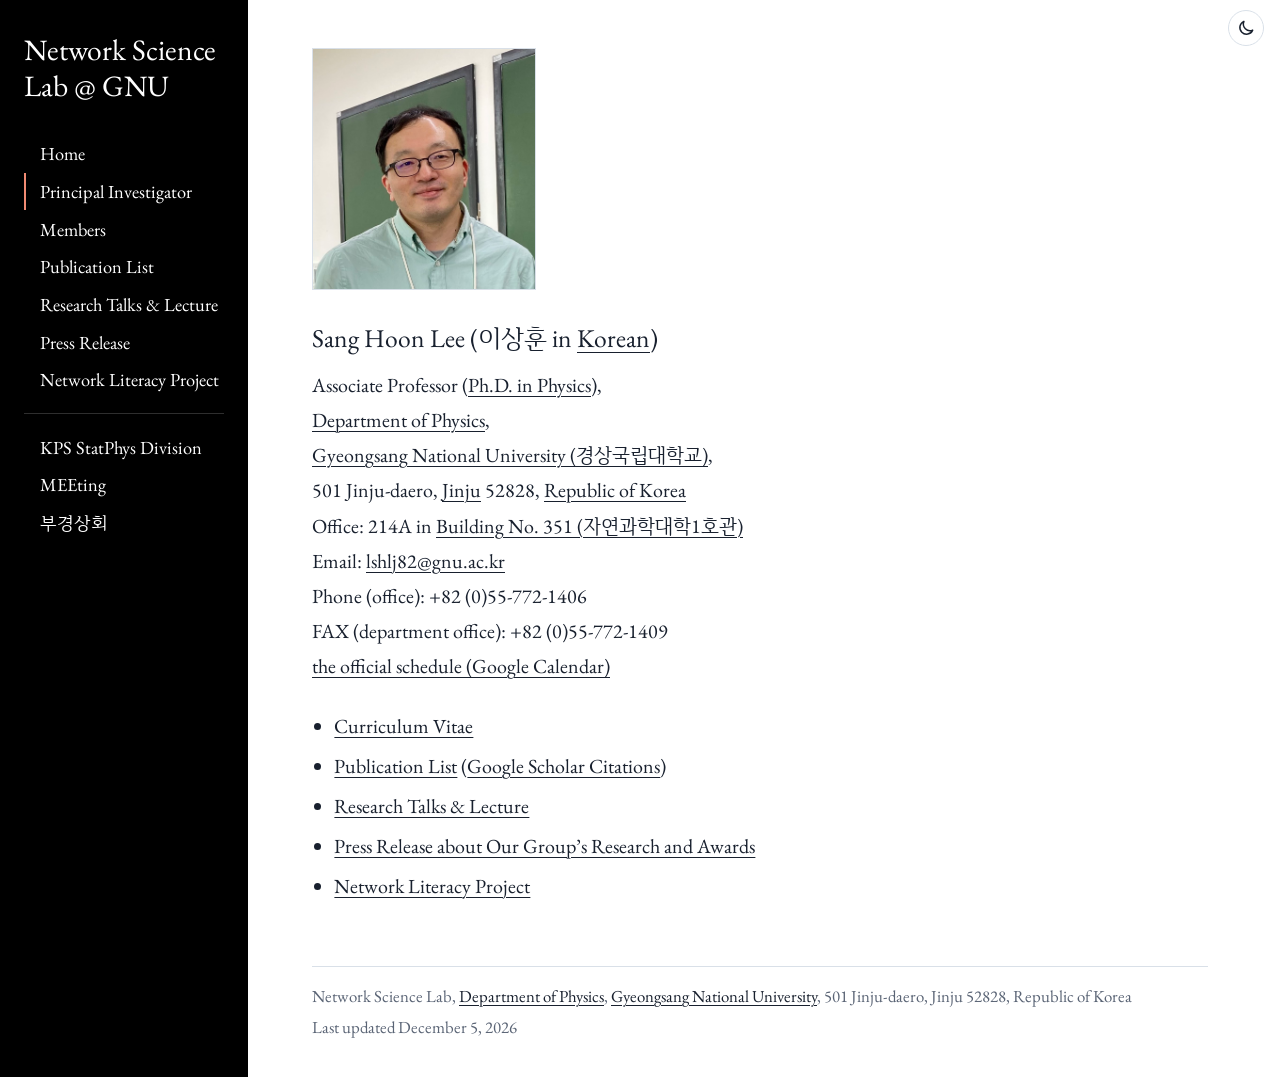
<file: pi.html>
<!DOCTYPE html>
<html lang="en">
<head>
<script>document.documentElement.classList.add("js");try{if(localStorage.getItem("theme")==="dark")document.documentElement.dataset.theme="dark"}catch(e){}</script>
<meta charset="utf-8">
<meta name="viewport" content="width=device-width, initial-scale=1">
<title>Principal Investigator | Network Science Lab @ GNU</title>
<meta name="description" content="Network Science Lab, Department of Physics, Gyeongsang National University (경상국립대학교). Principal investigator: Sang Hoon Lee (이상훈).">
<link rel="icon" type="image/png" href="assets/img/favicon.png">
<link rel="preload" href="assets/fonts/iropke-batang-m.woff2" as="font" type="font/woff2" crossorigin>
<link rel="preconnect" href="https://fonts.googleapis.com">
<link rel="preconnect" href="https://fonts.gstatic.com" crossorigin>
<link href="https://fonts.googleapis.com/css2?family=EB+Garamond:ital,wght@0,400;0,500;0,600;0,700;1,400&family=Nanum+Myeongjo:wght@400;700&display=swap" rel="stylesheet">
<link rel="stylesheet" href="assets/css/style.css?v=6a66933e">
</head>
<body>
<a class="skip" href="#main">Skip to content</a>
<button class="theme-toggle" type="button" aria-label="Switch to dark mode" title="Switch to dark mode">
  <svg class="icon-moon" viewBox="0 0 24 24" width="20" height="20" aria-hidden="true"><path d="M20 14.5A8 8 0 0 1 9.5 4a8 8 0 1 0 10.5 10.5z" fill="none" stroke="currentColor" stroke-width="1.8" stroke-linejoin="round"/></svg>
  <svg class="icon-sun" viewBox="0 0 24 24" width="20" height="20" aria-hidden="true"><circle cx="12" cy="12" r="4.2" fill="none" stroke="currentColor" stroke-width="1.8"/><path d="M12 2.5v2.2M12 19.3v2.2M2.5 12h2.2M19.3 12h2.2M5.3 5.3l1.6 1.6M17.1 17.1l1.6 1.6M5.3 18.7l1.6-1.6M17.1 6.9l1.6-1.6" stroke="currentColor" stroke-width="1.8" stroke-linecap="round"/></svg>
</button>
<div class="frame">
<header class="sidebar">
  <div class="topbar">
    <button class="menu-toggle" type="button" aria-expanded="false" aria-controls="site-menu" aria-label="Open menu">
      <svg viewBox="0 0 24 24" width="24" height="24" aria-hidden="true"><path d="M3 6h18M3 12h18M3 18h18" stroke="currentColor" stroke-width="2" stroke-linecap="round"/></svg>
    </button>
    <a class="brand" href="index.html">
      <span class="brand-name">Network Science Lab @&nbsp;GNU</span>
    </a>
  </div>
  <div class="drawer" id="site-menu">
    <button class="menu-close" type="button" aria-label="Close menu">
      <svg viewBox="0 0 24 24" width="24" height="24" aria-hidden="true"><path d="M6 6l12 12M18 6L6 18" stroke="currentColor" stroke-width="2" stroke-linecap="round"/></svg>
    </button>
    <nav aria-label="Site">
      <ul>
      <li><a href="index.html">Home</a></li>
      <li><a href="pi.html" aria-current="page">Principal Investigator</a></li>
      <li><a href="members.html">Members</a></li>
      <li><a href="publications.html">Publication List</a></li>
      <li><a href="talks.html">Research Talks &amp; Lecture</a></li>
      <li><a href="press.html">Press Release</a></li>
      <li><a href="network-literacy.html">Network Literacy Project</a></li>
      <li class="nav-divider"><a href="https://sites.google.com/site/statphysmeeting/home" title="KPS Statistical Physics Division (한국물리학회 통계물리분과)">KPS StatPhys Division</a></li>
      <li><a href="https://sites.google.com/view/eco-evo/home" title="Modeling on Ecology and Evolution meeting: Biweekly meeting for sharing and discussing recent research trends on ecology and evolution studies.">MEEting</a></li>
      <li><a href="https://sites.google.com/view/bug-pgsh/" title="부경상회: BUG regional monthly meeting on complex systems">부경상회</a></li>
      </ul>
    </nav>
  </div>
  <div class="menu-backdrop" aria-hidden="true"></div>
</header>
<main id="main" class="page page-pi-html">
<h1 class="visually-hidden">Principal Investigator</h1>


<img class="portrait" src="assets/img/pi-fabeeab0.jpg" alt="Portrait of Sang Hoon Lee">

<div class="contact"><p>Sang Hoon Lee <span class="nobr">(이상훈</span> in <a href="http://en.wikipedia.org/wiki/Korean_language">Korean</a>)</p>
<p>Associate Professor (<a href="assets/files/phd-certificate.pdf">Ph.D. in Physics</a>),</p>
<p><a href="https://www.gnu.ac.kr/physics/main.do">Department of Physics</a>,</p>
<p><a href="http://www.gnu.ac.kr">Gyeongsang National University <span class="nobr">(경상국립대학교)</span></a>,</p>
<p>501 Jinju-daero, <a href="https://en.wikipedia.org/wiki/Jinju">Jinju</a> 52828, <a href="http://en.wikipedia.org/wiki/South_Korea">Republic of Korea</a></p>
<p>Office: 214A in <a href="https://place.map.kakao.com/26785798">Building No. 351 <span class="nobr">(자연과학대학1호관)</span></a></p>
<p>Email: <a href="mailto:lshlj82@gnu.ac.kr">lshlj82@gnu.ac.kr</a></p>
<p>Phone <span class="nobr">(office):</span> +82 <span class="nobr">(0)55-772-1406</span></p>
<p>FAX <span class="nobr">(department</span> office): +82 <span class="nobr">(0)55-772-1409</span></p>
<p><a href="https://calendar.google.com/calendar/u/0?cid=ZGRlYjM4MmIwZjQ4ODBiMTJkMTM3NDAzNTI1MGRmZTZhYzY2ZWJkNzVkZjExNGI1NDM5ZTA5NzdlZTAzMDlhN0Bncm91cC5jYWxlbmRhci5nb29nbGUuY29t">the official schedule <span class="nobr">(Google</span> Calendar)</a></p>
</div><ul>
<li><a href="CV/CV_SHL.pdf">Curriculum Vitae</a></li>
<li><a href="publications.html">Publication List</a> (<a href="https://scholar.google.com/citations?user=GuruM50AAAAJ">Google Scholar Citations</a>)</li>
<li><a href="talks.html">Research Talks &amp; Lecture</a></li>
<li><a href="press.html">Press Release about Our Group’s Research and Awards</a></li>
<li><a href="network-literacy.html">Network Literacy Project</a></li>
</ul>


<footer class="site-footer">
  <p>Network Science Lab, <a href="https://www.gnu.ac.kr/physics/main.do">Department of Physics</a>, <a href="http://www.gnu.ac.kr">Gyeongsang National University</a>, 501 Jinju-daero, Jinju 52828, Republic of Korea</p>
  <p>Last updated <time class="last-updated" datetime="2026-10-17">October 17, 2026</time></p>
</footer>
</main>
</div>
<script>
/* Phone menu: the ☰ button slides the menu in; ×, the dimmed page, or Escape closes it. */
(function () {
  var root = document.documentElement,
      open = document.querySelector(".menu-toggle"),
      close = document.querySelector(".menu-close"),
      backdrop = document.querySelector(".menu-backdrop");
  if (!open) return;
  function setOpen(isOpen) {
    root.classList.toggle("menu-open", isOpen);
    open.setAttribute("aria-expanded", isOpen ? "true" : "false");
    if (isOpen) close.focus(); else open.focus({ preventScroll: true });
  }
  open.addEventListener("click", function () { setOpen(true); });
  close.addEventListener("click", function () { setOpen(false); });
  backdrop.addEventListener("click", function () { setOpen(false); });
  document.addEventListener("keydown", function (e) {
    if (e.key === "Escape" && root.classList.contains("menu-open")) setOpen(false);
  });
  window.matchMedia("(max-width: 52rem)").addEventListener("change", function (m) {
    if (!m.matches && root.classList.contains("menu-open")) setOpen(false);
  });
})();
</script>
<script>
/* Light/dark mode: light by default; a visitor's choice is remembered in this browser. */
(function () {
  var root = document.documentElement, btn = document.querySelector(".theme-toggle");
  if (!btn) return;
  function sync() {
    var dark = root.dataset.theme === "dark",
        label = dark ? "Switch to light mode" : "Switch to dark mode";
    btn.setAttribute("aria-label", label);
    btn.title = label;
    btn.setAttribute("aria-pressed", dark ? "true" : "false");
  }
  sync();
  btn.addEventListener("click", function () {
    var dark = root.dataset.theme !== "dark";
    if (dark) root.dataset.theme = "dark"; else delete root.dataset.theme;
    try { localStorage.setItem("theme", dark ? "dark" : "light"); } catch (e) {}
    sync();
  });
})();
</script>
<script>
/* Lists marked data-count-to-zero count down to 0: start = number of items - 1. */
document.querySelectorAll("ol[data-count-to-zero]").forEach(function (ol) {
  ol.start = ol.querySelectorAll(":scope > li").length - 1;
});
</script>
<script>
/* "Last updated": the date the site was last published (GitHub Pages sends it with every page). */
(function () {
  var el = document.querySelector(".last-updated"), d = new Date(document.lastModified);
  if (!el || isNaN(d)) return;
  el.textContent = d.toLocaleDateString("en-US", { year: "numeric", month: "long", day: "numeric" });
  el.setAttribute("datetime", d.getFullYear() + "-" + String(d.getMonth() + 1).padStart(2, "0") + "-" + String(d.getDate()).padStart(2, "0"));
})();
</script>
</body>
</html>
</file>
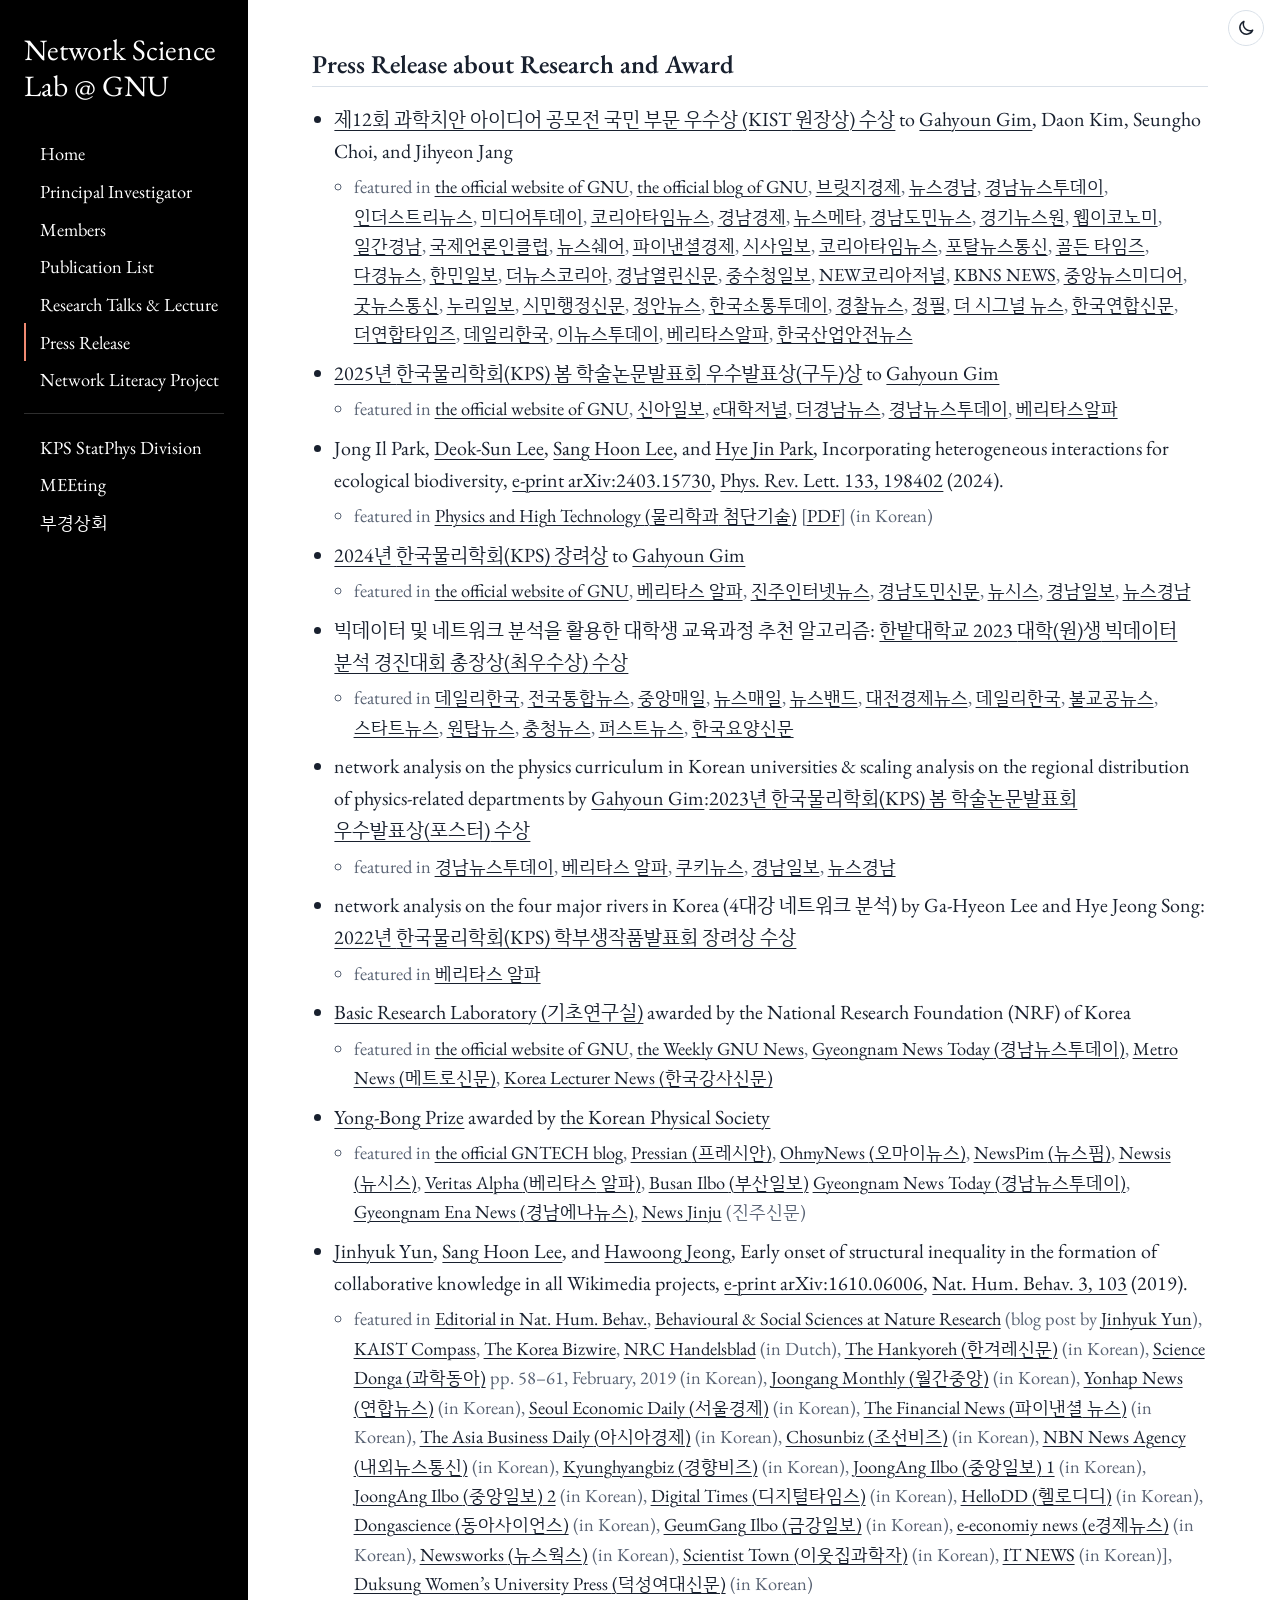
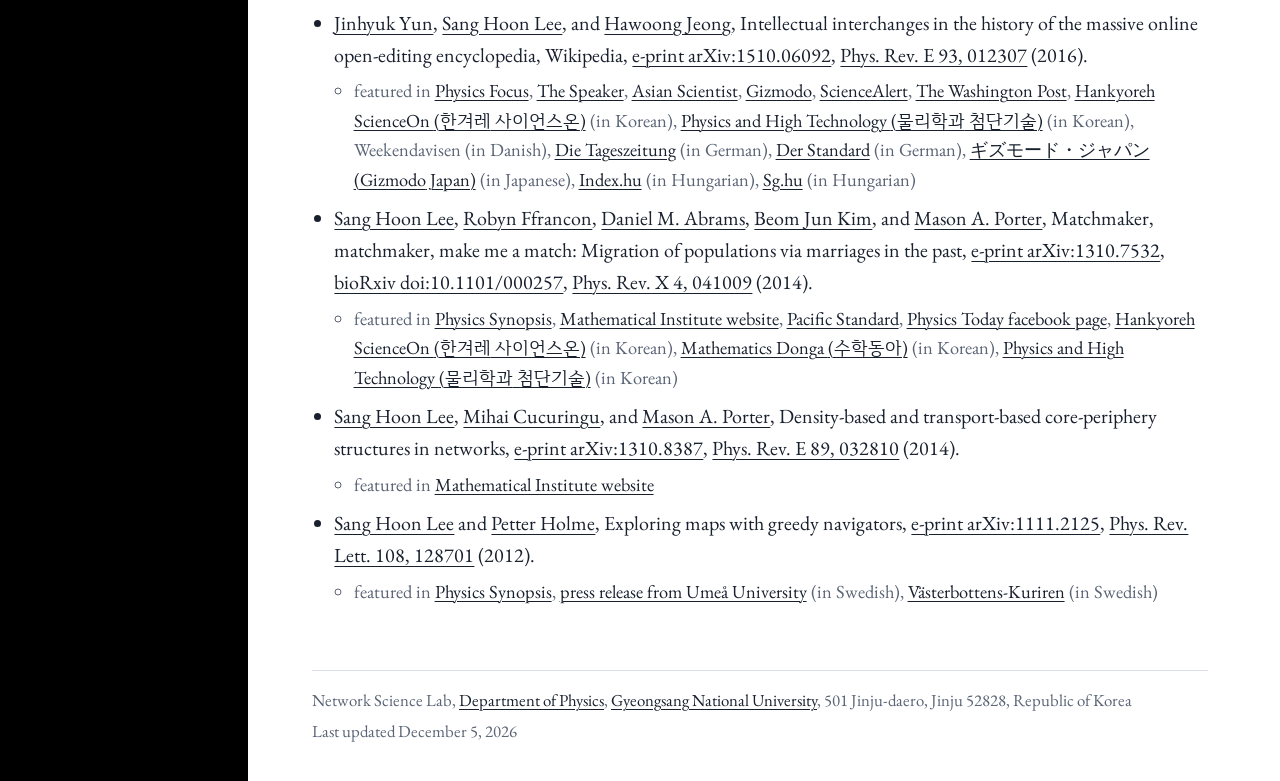
<file: press.html>
<!DOCTYPE html>
<html lang="en">
<head>
<script>document.documentElement.classList.add("js");try{if(localStorage.getItem("theme")==="dark")document.documentElement.dataset.theme="dark"}catch(e){}</script>
<meta charset="utf-8">
<meta name="viewport" content="width=device-width, initial-scale=1">
<title>Press Release | Network Science Lab @ GNU</title>
<meta name="description" content="Network Science Lab, Department of Physics, Gyeongsang National University (경상국립대학교). Principal investigator: Sang Hoon Lee (이상훈).">
<link rel="icon" type="image/png" href="assets/img/favicon.png">
<link rel="preload" href="assets/fonts/iropke-batang-m.woff2" as="font" type="font/woff2" crossorigin>
<link rel="preconnect" href="https://fonts.googleapis.com">
<link rel="preconnect" href="https://fonts.gstatic.com" crossorigin>
<link href="https://fonts.googleapis.com/css2?family=EB+Garamond:ital,wght@0,400;0,500;0,600;0,700;1,400&family=Nanum+Myeongjo:wght@400;700&display=swap" rel="stylesheet">
<link rel="stylesheet" href="assets/css/style.css?v=6a66933e">
</head>
<body>
<a class="skip" href="#main">Skip to content</a>
<button class="theme-toggle" type="button" aria-label="Switch to dark mode" title="Switch to dark mode">
  <svg class="icon-moon" viewBox="0 0 24 24" width="20" height="20" aria-hidden="true"><path d="M20 14.5A8 8 0 0 1 9.5 4a8 8 0 1 0 10.5 10.5z" fill="none" stroke="currentColor" stroke-width="1.8" stroke-linejoin="round"/></svg>
  <svg class="icon-sun" viewBox="0 0 24 24" width="20" height="20" aria-hidden="true"><circle cx="12" cy="12" r="4.2" fill="none" stroke="currentColor" stroke-width="1.8"/><path d="M12 2.5v2.2M12 19.3v2.2M2.5 12h2.2M19.3 12h2.2M5.3 5.3l1.6 1.6M17.1 17.1l1.6 1.6M5.3 18.7l1.6-1.6M17.1 6.9l1.6-1.6" stroke="currentColor" stroke-width="1.8" stroke-linecap="round"/></svg>
</button>
<div class="frame">
<header class="sidebar">
  <div class="topbar">
    <button class="menu-toggle" type="button" aria-expanded="false" aria-controls="site-menu" aria-label="Open menu">
      <svg viewBox="0 0 24 24" width="24" height="24" aria-hidden="true"><path d="M3 6h18M3 12h18M3 18h18" stroke="currentColor" stroke-width="2" stroke-linecap="round"/></svg>
    </button>
    <a class="brand" href="index.html">
      <span class="brand-name">Network Science Lab @&nbsp;GNU</span>
    </a>
  </div>
  <div class="drawer" id="site-menu">
    <button class="menu-close" type="button" aria-label="Close menu">
      <svg viewBox="0 0 24 24" width="24" height="24" aria-hidden="true"><path d="M6 6l12 12M18 6L6 18" stroke="currentColor" stroke-width="2" stroke-linecap="round"/></svg>
    </button>
    <nav aria-label="Site">
      <ul>
      <li><a href="index.html">Home</a></li>
      <li><a href="pi.html">Principal Investigator</a></li>
      <li><a href="members.html">Members</a></li>
      <li><a href="publications.html">Publication List</a></li>
      <li><a href="talks.html">Research Talks &amp; Lecture</a></li>
      <li><a href="press.html" aria-current="page">Press Release</a></li>
      <li><a href="network-literacy.html">Network Literacy Project</a></li>
      <li class="nav-divider"><a href="https://sites.google.com/site/statphysmeeting/home" title="KPS Statistical Physics Division (한국물리학회 통계물리분과)">KPS StatPhys Division</a></li>
      <li><a href="https://sites.google.com/view/eco-evo/home" title="Modeling on Ecology and Evolution meeting: Biweekly meeting for sharing and discussing recent research trends on ecology and evolution studies.">MEEting</a></li>
      <li><a href="https://sites.google.com/view/bug-pgsh/" title="부경상회: BUG regional monthly meeting on complex systems">부경상회</a></li>
      </ul>
    </nav>
  </div>
  <div class="menu-backdrop" aria-hidden="true"></div>
</header>
<main id="main" class="page page-press-html">
<h1 class="visually-hidden">Press Release</h1>
<h2>Press Release about Research and Award</h2>
<ul>
<li>
<p><a href="assets/files/awards/KIPoT_award.pdf">제12회 과학치안 아이디어 공모전 국민 부문 우수상 <span class="nobr">(KIST</span> 원장상) 수상</a> to <a href="https://sites.google.com/view/gahyoun-official/">Gahyoun Gim</a>, Daon Kim, Seungho Choi, and Jihyeon Jang</p>
<ul>
<li>featured in <a href="https://www.gnu.ac.kr/main/na/ntt/selectNttInfo.do?mi=1070&amp;bbsId=1021&amp;nttSn=8774566">the official website of GNU</a>, <a href="https://blog.naver.com/officialgnu/224433775645">the official blog of GNU</a>, <a href="https://www.viva100.com/article/20261005500270">브릿지경제</a>, <a href="https://www.newsgn.com/news/articleView.html?idxno=577449">뉴스경남</a>, <a href="https://www.knnewstoday.co.kr/news/articleView.html?idxno=332105">경남뉴스투데이</a>, <a href="https://www.industrynews.co.kr/news/articleView.html?idxno=87012">인더스트리뉴스</a>, <a href="https://www.mediatoday.asia/1846039">미디어투데이</a>, <a href="https://www.koreatimenews.com/news/article.html?no=1277913">코리아타임뉴스</a>, <a href="https://www.gnen.net/news/articleView.html?idxno=176516">경남경제</a>, <a href="https://www.xn--vg1bj3mnoh38o.com/1978965">뉴스메타</a>, <a href="https://www.gndnews1.com/news/article.html?no=1258989">경남도민뉴스</a>, <a href="https://www.ggnews1.co.kr/news/article.html?no=618371">경기뉴스원</a>, <a href="https://www.webeconomy.co.kr/news/articleView.html?idxno=2325123">웹이코노미</a>, <a href="https://1ggyeongnam.com/4046957">일간경남</a>, <a href="https://www.gjcnews.com/1920325">국제언론인클럽</a>, <a href="https://www.newsshare.co.kr/2026982">뉴스쉐어</a>, <a href="https://www.fnewstv.com/news/newsview.php?ncode=1065609951968474">파이낸셜경제</a>, <a href="https://www.koreasisailbo.com/2413475">시사일보</a>, <a href="https://www.koreatimenews.com/news/article_print.html?no=1277913">코리아타임뉴스</a>, <a href="https://www.portalnews.co.kr/news/article.html?no=2543836">포탈뉴스통신</a>, <a href="https://www.gdtimes.kr/sub_read.html?uid=1221194">골든 타임즈</a>, <a href="https://dkitnews.com/512950">다경뉴스</a>, <a href="https://www.hanminilbo.co.kr/news/article.html?no=2307252">한민일보</a>, <a href="https://www.newskorea21.com/2331329">더뉴스코리아</a>, <a href="https://www.gnopennews.co.kr/news/articleView.html?idxno=207909">경남열린신문</a>, <a href="https://www.unionilbo.com/2206275">중수청일보</a>, <a href="https://www.newkoreajournal.kr/2149638">NEW코리아저널</a>, <a href="https://kbsn.kr/news/article.html?no=833971">KBNS NEWS</a>, <a href="https://www.ja-media.kr/news/article.html?no=1919140">중앙뉴스미디어</a>, <a href="https://www.goodnewsagency.kr/news/article.html?no=337496">굿뉴스통신</a>, <a href="https://www.nuriilbo.com/news/article.html?no=919778">누리일보</a>, <a href="https://www.citizenadmnews.co.kr/news/article.html?no=1443602">시민행정신문</a>, <a href="https://www.jungannews.com/news/article.html?no=860250">정안뉴스</a>, <a href="https://www.kbcs.kr/news/article.html?no=418412">한국소통투데이</a>, <a href="https://koreapolicenews.com/2212160">경찰뉴스</a>, <a href="https://www.jeongpil.com/2701424">정필</a>, <a href="https://www.signalnews.co.kr/2469646">더 시그널 뉴스</a>, <a href="https://www.koreaunionnews.com/2312088">한국연합신문</a>, <a href="https://www.theuniontimes.co.kr/2218630">더연합타임즈</a>, <a href="https://daily.hankooki.com/news/articleView.html?idxno=1412225">데일리한국</a>, <a href="https://www.enewstoday.co.kr/news/articleView.html?idxno=2477232">이뉴스투데이</a>, <a href="https://www.veritas-a.com/news/articleView.html?idxno=630610">베리타스알파</a>, <a href="https://www.kisnews.net/729248">한국산업안전뉴스</a></li>
</ul>
</li>
<li>
<p><a href="assets/files/awards/gim-2025-kps-spring-oral-award.pdf">2025년 <span class="nobr">한국물리학회(KPS)</span> 봄 학술논문발표회 <span class="nobr">우수발표상(구두)상</span></a> to <a href="https://sites.google.com/view/gahyoun-official/">Gahyoun Gim</a></p>
<ul>
<li>featured in <a href="https://www.gnu.ac.kr/main/na/ntt/selectNttInfo.do?mi=1070&amp;bbsId=1021&amp;nttSn=2276263">the official website of GNU</a>, <a href="https://www.shinailbo.co.kr/news/articleView.html?idxno=2048868">신아일보</a>, <a href="https://dhnews.co.kr/news/view/1065575405187383">e대학저널</a>, <a href="http://thegnnews.com/View.aspx?No=3639222">더경남뉴스</a>, <a href="https://www.knnewstoday.co.kr/news/articleView.html?idxno=304429">경남뉴스투데이</a>, <a href="https://www.veritas-a.com/news/articleView.html?idxno=552649">베리타스알파</a></li>
</ul>
</li>
<li>
<p>Jong Il Park, <a href="https://scholar.google.com/citations?user=9WByIioAAAAJ">Deok-Sun Lee</a>, <a href="pi.html">Sang Hoon Lee</a>, and <a href="https://scholar.google.com/citations?user=3bG4zqgAAAAJ">Hye Jin Park</a>, Incorporating heterogeneous interactions for ecological biodiversity, <a href="https://arxiv.org/abs/2403.15730">e-print arXiv:2403.15730</a>, <a href="https://journals.aps.org/prl/abstract/10.1103/PhysRevLett.133.198402">Phys. Rev. Lett. 133, 198402</a> <span class="nobr">(2024).</span></p>
<ul>
<li>featured in <a href="https://webzine.kps.or.kr//?p=5_view&amp;idx=17084">Physics and High Technology <span class="nobr">(물리학과</span> 첨단기술)</a> [<a href="assets/files/press/lv-on-scale-free-networks-physics-and-high-technology.pdf">PDF</a>] <span class="nobr">(in</span> Korean)</li>
</ul>
</li>
<li>
<p><a href="https://www.kps.or.kr/content/community/post_view.php?bt=2&amp;post_id=3629">2024년 <span class="nobr">한국물리학회(KPS)</span> 장려상</a> to <a href="https://sites.google.com/view/gahyoun-official/">Gahyoun Gim</a></p>
<ul>
<li>featured in <a href="https://www.gnu.ac.kr/main/na/ntt/selectNttInfo.do?mi=1070&amp;bbsId=1021&amp;nttSn=2257353">the official website of GNU</a>, <a href="https://www.veritas-a.com/news/articleView.html?idxno=526670">베리타스 알파</a>, <a href="http://www.jinju.news/front/news/view.do?articleId=ARTICLE_00033893">진주인터넷뉴스</a>, <a href="http://www.gndomin.com/news/articleView.html?idxno=411583">경남도민신문</a>, <a href="https://www.newsis.com/view/NISX20241031_0002941590">뉴시스</a>, <a href="https://www.gnnews.co.kr/news/articleView.html?idxno=565266">경남일보</a>, <a href="https://www.newsgn.com/news/articleView.html?idxno=446889">뉴스경남</a></li>
</ul>
</li>
<li>
<p>빅데이터 및 네트워크 분석을 활용한 대학생 교육과정 추천 알고리즘: <a href="assets/files/awards/gim-2023-hbnu-big-data-contest-grand-prize.pdf">한밭대학교 2023 <span class="nobr">대학(원)생</span> 빅데이터 분석 경진대회 <span class="nobr">총장상(최우수상)</span> 수상</a></p>
<ul>
<li>featured in <a href="https://daily.hankooki.com/news/articleView.html?idxno=1023002">데일리한국</a>, <a href="http://www.jeonkuktonghapnews.com/news/article.html?no=58119">전국통합뉴스</a>, <a href="http://www.jamill.kr/news/articleView.html?idxno=332506">중앙매일</a>, <a href="http://www.newsmaeil.kr/news/articleView.html?idxno=85615">뉴스매일</a>, <a href="https://www.newsband.kr/news/articleView.html?idxno=450430">뉴스밴드</a>, <a href="http://www.djenews.co.kr/news/articleView.html?idxno=130363">대전경제뉴스</a>, <a href="https://daily.hankooki.com/news/articleView.html?idxno=1023002">데일리한국</a>,  <a href="https://www.bzeronews.com/news/articleView.html?idxno=635402">불교공뉴스</a>, <a href="https://www.startnews.co.kr/news/articleView.html?idxno=864374">스타트뉴스</a>, <a href="https://www.onetopnews.com/news/articleView.html?idxno=1453">원탑뉴스</a>, <a href="https://www.ccnnews.co.kr/news/articleView.html?idxno=315784">충청뉴스</a>, <a href="http://www.firstnews.co.kr/news/articleView.html?idxno=101543">퍼스트뉴스</a>, <a href="http://www.xn--3e0bv17bgwao64b.com/bbs/board.php?bo_table=0104&amp;wr_id=642">한국요양신문</a></li>
</ul>
</li>
<li>
<p>network analysis on the physics curriculum in Korean universities &amp; scaling analysis on the regional distribution of physics-related departments by <a href="https://sites.google.com/view/gahyoun-official/">Gahyoun Gim</a>:<a href="https://www.kps.or.kr/content/community/post_view.php?bt=4&amp;post_id=3092">2023년 <span class="nobr">한국물리학회(KPS)</span> 봄 학술논문발표회 <span class="nobr">우수발표상(포스터)</span> 수상</a></p>
<ul>
<li>featured in <a href="http://www.knnewstoday.co.kr/news/articleView.html?idxno=166415">경남뉴스투데이</a>, <a href="http://www.veritas-a.com/news/articleView.html?idxno=458237">베리타스 알파</a>, <a href="https://www.kukinews.com/newsView/kuk202305230189">쿠키뉴스</a>, <a href="https://www.gnnews.co.kr/news/articleView.html?idxno=529621">경남일보</a>, <a href="http://www.newsgn.com/339144">뉴스경남</a></li>
</ul>
</li>
<li>
<p>network analysis on the four major rivers in Korea <span class="nobr">(4대강</span> 네트워크 분석) by Ga-Hyeon Lee and Hye Jeong Song: <a href="https://www.kps.or.kr/content/community/post_view.php?bt=2&amp;post_id=2895">2022년 <span class="nobr">한국물리학회(KPS)</span> 학부생작품발표회 장려상 수상</a></p>
<ul>
<li>featured in <a href="https://www.veritas-a.com/news/articleView.html?idxno=441554">베리타스 알파</a></li>
</ul>
</li>
<li>
<p><a href="https://www.nrf.re.kr/biz/info/notice/view?menu_no=378&amp;page=&amp;nts_no=178173&amp;biz_no=12">Basic Research Laboratory <span class="nobr">(기초연구실)</span></a> awarded by the National Research Foundation <span class="nobr">(NRF)</span> of Korea</p>
<ul>
<li>featured in <a href="https://www.gnu.ac.kr/main/na/ntt/selectNttInfo.do?mi=1070&amp;bbsId=1021&amp;nttSn=2137396">the official website of GNU</a>, <a href="https://youtu.be/QfHI5rygM4w?t=177">the Weekly GNU News</a>, <a href="http://www.knnewstoday.co.kr/news/articleView.html?idxno=137440">Gyeongnam News Today <span class="nobr">(경남뉴스투데이)</span></a>, <a href="https://www.metroseoul.co.kr/article/20220603500049">Metro News <span class="nobr">(메트로신문)</span></a>, <a href="http://www.lecturernews.com/news/articleView.html?idxno=98604">Korea Lecturer News <span class="nobr">(한국강사신문)</span></a></li>
</ul>
</li>
<li>
<p><a href="http://www.kps.or.kr/content/community/post_view.php?bt=2&amp;post_id=1782&amp;page=4">Yong-Bong Prize</a> awarded by <a href="http://www.kps.or.kr/">the Korean Physical Society</a></p>
<ul>
<li>featured in <a href="https://blog.naver.com/PostView.nhn?blogId=the_gntech&amp;logNo=222042774953">the official GNTECH blog</a>, <a href="https://www.pressian.com/pages/articles/2020072712370611896">Pressian <span class="nobr">(프레시안)</span></a>, <a href="http://www.ohmynews.com/NWS_Web/View/at_pg.aspx?CNTN_CD=A0002661697">OhmyNews <span class="nobr">(오마이뉴스)</span></a>, <a href="https://www.newspim.com/news/view/20200727000922">NewsPim <span class="nobr">(뉴스핌)</span></a>, <a href="https://newsis.com/view/?id=NISX20200727_0001108329">Newsis <span class="nobr">(뉴시스)</span></a>, <a href="https://www.veritas-a.com/news/articleView.html?idxno=333443">Veritas Alpha <span class="nobr">(베리타스</span> 알파)</a>, <a href="http://www.busan.com/view/busan/view.php?code=2020072719054265180">Busan Ilbo <span class="nobr">(부산일보)</span></a> <a href="http://www.knnewstoday.co.kr/news/articleView.html?idxno=81811">Gyeongnam News Today <span class="nobr">(경남뉴스투데이)</span></a>, <a href="http://www.jjinews.net/news/articleView.html?idxno=23192">Gyeongnam Ena News <span class="nobr">(경남에나뉴스)</span></a>, <a href="http://www.newsjinju.kr/news/articleView.html?idxno=13513">News Jinju</a> <span class="nobr">(진주신문)</span></li>
</ul>
</li>
<li>
<p><a href="https://scholar.google.com/citations?user=F_tGTBYAAAAJ">Jinhyuk Yun</a>, <a href="https://sites.google.com/site/lshlj82/">Sang Hoon Lee</a>, and <a href="https://scholar.google.com/citations?user=-Jhj6swAAAAJ">Hawoong Jeong</a>, Early onset of structural inequality in the formation of collaborative knowledge in all Wikimedia projects, <a href="https://arxiv.org/abs/1610.06006">e-print arXiv:1610.06006</a>, <a href="https://www.nature.com/articles/s41562-018-0488-z">Nat. Hum. Behav. 3, 103</a> <span class="nobr">(2019).</span></p>
<ul>
<li>featured in <a href="https://www.nature.com/articles/s41562-019-0550-5">Editorial in Nat. Hum. Behav.</a>, <a href="https://socialsciences.nature.com/users/199227-jinhyuk-yun/posts/42267-how-i-met-my-collaborators">Behavioural &amp; Social Sciences at Nature Research</a> <span class="nobr">(blog</span> post by <a href="https://scholar.google.com/citations?user=F_tGTBYAAAAJ">Jinhyuk Yun</a>), <a href="http://kaistcompass.kaist.ac.kr/?issues=spring-2019&amp;magazine=systematic-investigation-on-the-wikimedia-projects-reveals-the-structural-inequality-in-collaborative-knowledge-formation">KAIST Compass</a>, <a href="http://koreabizwire.com/study-shows-a-monopolizing-few-can-control-collective-intelligence/129098">The Korea Bizwire</a>, <a href="https://www.nrc.nl/nieuws/2018/12/31/op-wikimedia-is-niet-iedereen-gelijk-a3127459">NRC Handelsblad</a> <span class="nobr">(in</span> Dutch), <a href="http://www.hani.co.kr/arti/society/society_general/877109.html">The Hankyoreh <span class="nobr">(한겨레신문)</span></a> <span class="nobr">(in</span> Korean), <a href="http://dl.dongascience.com/magazine/view/S201902N020">Science Donga <span class="nobr">(과학동아)</span></a> pp. 58–61, February, 2019 <span class="nobr">(in</span> Korean), <a href="https://jmagazine.joins.com/monthly/view/325290">Joongang Monthly <span class="nobr">(월간중앙)</span></a> <span class="nobr">(in</span> Korean), <a href="https://www.yna.co.kr/view/AKR20181219058500063?input=1195m">Yonhap News <span class="nobr">(연합뉴스)</span></a> <span class="nobr">(in</span> Korean), <a href="https://www.sedaily.com/NewsView/1S8IWTTPCA">Seoul Economic Daily <span class="nobr">(서울경제)</span></a> <span class="nobr">(in</span> Korean), <a href="http://www.fnnews.com/news/201812191033222884">The Financial News <span class="nobr">(파이낸셜</span> 뉴스)</a> <span class="nobr">(in</span> Korean), <a href="http://view.asiae.co.kr/news/view.htm?idxno=2018121910371711133">The Asia Business Daily <span class="nobr">(아시아경제)</span></a> <span class="nobr">(in</span> Korean), <a href="http://biz.chosun.com/site/data/html_dir/2018/12/19/2018121901005.html">Chosunbiz <span class="nobr">(조선비즈)</span></a> <span class="nobr">(in</span> Korean), <a href="http://www.nbnnews.co.kr/news/articleView.html?idxno=213070">NBN News Agency <span class="nobr">(내외뉴스통신)</span></a> <span class="nobr">(in</span> Korean), <a href="http://biz.khan.co.kr/khan_art_view.html?artid=201812191525011&amp;code=920501">Kyunghyangbiz <span class="nobr">(경향비즈)</span></a> <span class="nobr">(in</span> Korean), <a href="https://news.joins.com/article/23222778">JoongAng Ilbo <span class="nobr">(중앙일보)</span> 1</a> <span class="nobr">(in</span> Korean), <a href="https://news.joins.com/article/23223911">JoongAng Ilbo <span class="nobr">(중앙일보)</span> 2</a> <span class="nobr">(in</span> Korean), <a href="http://www.dt.co.kr/contents.html?article_no=2018121902109931731009">Digital Times <span class="nobr">(디지털타임스)</span></a> <span class="nobr">(in</span> Korean), <a href="http://hellodd.com/?md=news&amp;mt=view&amp;pid=67060">HelloDD <span class="nobr">(헬로디디)</span></a> <span class="nobr">(in</span> Korean), <a href="http://dongascience.donga.com/news/view/25862">Dongascience <span class="nobr">(동아사이언스)</span></a> <span class="nobr">(in</span> Korean), <a href="http://www.ggilbo.com/news/articleView.html?idxno=575975">GeumGang Ilbo <span class="nobr">(금강일보)</span></a> <span class="nobr">(in</span> Korean), <a href="http://www.e-conomy.co.kr/news/articleView.html?idxno=24669">e-economiy news <span class="nobr">(e경제뉴스)</span></a> <span class="nobr">(in</span> Korean), <a href="http://www.newsworks.co.kr/news/articleView.html?idxno=321118">Newsworks <span class="nobr">(뉴스웍스)</span></a> <span class="nobr">(in</span> Korean), <a href="http://www.astronomer.rocks/news/articleView.html?idxno=86758">Scientist Town <span class="nobr">(이웃집과학자)</span></a> <span class="nobr">(in</span> Korean), <a href="http://itnews.or.kr/?p=29815">IT NEWS</a> <span class="nobr">(in</span> Korean)], <a href="http://www.dspress.org/news/articleView.html?idxno=10207">Duksung Women’s University Press <span class="nobr">(덕성여대신문)</span></a> <span class="nobr">(in</span> Korean)</li>
</ul>
</li>
<li>
<p><a href="https://scholar.google.com/citations?user=F_tGTBYAAAAJ">Jinhyuk Yun</a>, <a href="https://sites.google.com/site/lshlj82/">Sang Hoon Lee</a>, and <a href="https://scholar.google.com/citations?user=-Jhj6swAAAAJ">Hawoong Jeong</a>, Intellectual interchanges in the history of the massive online open-editing encyclopedia, Wikipedia, <a href="http://arxiv.org/abs/1510.06092">e-print arXiv:1510.06092</a>, <a href="http://journals.aps.org/pre/abstract/10.1103/PhysRevE.93.012307">Phys. Rev. E 93, 012307</a> <span class="nobr">(2016).</span></p>
<ul>
<li>featured in <a href="http://physics.aps.org/articles/v9/8">Physics Focus</a>, <a href="http://thespeaker.co/science/wikipedia-vulnerabilities-explored-new-research/">The Speaker</a>, <a href="http://www.asianscientist.com/2016/02/in-the-lab/editing-history-wikipedia-reveals/">Asian Scientist</a>, <a href="http://gizmodo.com/wikipedia-is-basically-a-corporate-bureaucracy-accordi-1746955234">Gizmodo</a>, <a href="http://www.sciencealert.com/wikipedia-is-basically-just-another-old-fashioned-bureaucracy-study-finds">ScienceAlert</a>, <a href="https://www.washingtonpost.com/news/the-switch/wp/2016/04/28/wikipedias-social-structures-resemble-a-bureaucratic-corporation-studies-say/">The Washington Post</a>, <a href="http://scienceon.hani.co.kr/359056">Hankyoreh ScienceOn <span class="nobr">(한겨레</span> 사이언스온)</a> <span class="nobr">(in</span> Korean), <a href="https://webzine.kps.or.kr/inc/down.php?fileIdx=5379">Physics and High Technology <span class="nobr">(물리학과</span> 첨단기술)</a> <span class="nobr">(in</span> Korean), Weekendavisen <span class="nobr">(in</span> Danish), <a href="http://www.taz.de/Online-Enzyklopaedie-Wikipedia/!5295354/">Die Tageszeitung</a> <span class="nobr">(in</span> German), <a href="http://derstandard.at/2000037114866/Wikipedia-Es-droht-das-Ende-der-Schwarmintelligenz">Der Standard</a> <span class="nobr">(in</span> German), <a href="http://www.gizmodo.jp/2016/05/wikipedia-is-basically-a-corporate-bureaucracy-according-to-a-new-study.html">ギズモード・ジャパン <span class="nobr">(Gizmodo</span> Japan)</a> <span class="nobr">(in</span> Japanese), <a href="http://index.hu/tech/2016/04/29/a_wikipedia_is_csak_egy_hatalmas_burokracia/">Index.hu</a> <span class="nobr">(in</span> Hungarian), <a href="https://sg.hu/cikkek/119202/szomoru-jovo-varhat-a-wikipediara">Sg.hu</a> <span class="nobr">(in</span> Hungarian)</li>
</ul>
</li>
<li>
<p><a href="https://sites.google.com/site/lshlj82/">Sang Hoon Lee</a>, <a href="https://scholar.google.com/citations?user=eXom2iMAAAAJ">Robyn Ffrancon</a>, <a href="https://scholar.google.com/citations?user=4VLtKDQAAAAJ">Daniel M. Abrams</a>, <a href="https://scholar.google.com/citations?user=6HbnnH8AAAAJ">Beom Jun Kim</a>, and <a href="https://scholar.google.com/citations?user=hSyfNekAAAAJ">Mason A. Porter</a>, Matchmaker, matchmaker, make me a match: Migration of populations via marriages in the past, <a href="http://arxiv.org/abs/1310.7532">e-print arXiv:1310.7532</a>, <a href="http://dx.doi.org/10.1101/000257">bioRxiv doi:10.1101/000257</a>, <a href="http://journals.aps.org/prx/abstract/10.1103/PhysRevX.4.041009">Phys. Rev. X 4, 041009</a> <span class="nobr">(2014).</span></p>
<ul>
<li>featured in <a href="http://physics.aps.org/synopsis-for/10.1103/PhysRevX.4.041009">Physics Synopsis</a>, <a href="http://www.maths.ox.ac.uk/node/13171">Mathematical Institute website</a>, <a href="http://www.psmag.com/health-and-behavior/marriage-records-probe-korean-migration-centuries-93632">Pacific Standard</a>, <a href="https://www.facebook.com/PhysicsToday/posts/10154776052125164">Physics Today facebook page</a>, <a href="http://scienceon.hani.co.kr/206375">Hankyoreh ScienceOn <span class="nobr">(한겨레</span> 사이언스온)</a> <span class="nobr">(in</span> Korean), <a href="http://dl.dongascience.com/magazine/view/M201502N007">Mathematics Donga <span class="nobr">(수학동아)</span></a> <span class="nobr">(in</span> Korean), <a href="assets/files/press/2324_article.pdf">Physics and High Technology <span class="nobr">(물리학과</span> 첨단기술)</a> <span class="nobr">(in</span> Korean)</li>
</ul>
</li>
<li>
<p><a href="https://sites.google.com/site/lshlj82/">Sang Hoon Lee</a>, <a href="https://scholar.google.com/citations?user=GFvVRzwAAAAJ">Mihai Cucuringu</a>, and <a href="https://scholar.google.com/citations?user=hSyfNekAAAAJ">Mason A. Porter</a>, Density-based and transport-based core-periphery structures in networks, <a href="http://arxiv.org/abs/1310.8387">e-print arXiv:1310.8387</a>, <a href="http://journals.aps.org/pre/abstract/10.1103/PhysRevE.89.032810">Phys. Rev. E 89, 032810</a> <span class="nobr">(2014).</span></p>
<ul>
<li>featured in <a href="https://www.maths.ox.ac.uk/node/894">Mathematical Institute website</a></li>
</ul>
</li>
<li>
<p><a href="https://sites.google.com/site/lshlj82/">Sang Hoon Lee</a> and <a href="https://scholar.google.com/citations?user=v9f2xUAAAAAJ">Petter Holme</a>, Exploring maps with greedy navigators, <a href="http://arxiv.org/abs/1111.2125">e-print arXiv:1111.2125</a>, <a href="http://journals.aps.org/prl/abstract/10.1103/PhysRevLett.108.128701">Phys. Rev. Lett. 108, 128701</a> <span class="nobr">(2012).</span></p>
<ul>
<li>featured in <a href="http://physics.aps.org/synopsis-for/10.1103/PhysRevLett.108.128701">Physics Synopsis</a>, <a href="https://www.umu.se/nyheter/vilse-i-venedig--icelabforskare-har-modellen_5831314/">press release from Umeå University</a> <span class="nobr">(in</span> Swedish), <a href="assets/files/press/VK_greedy_navigation.pdf">Västerbottens-Kuriren</a> <span class="nobr">(in</span> Swedish)</li>
</ul>
</li>
</ul>


<footer class="site-footer">
  <p>Network Science Lab, <a href="https://www.gnu.ac.kr/physics/main.do">Department of Physics</a>, <a href="http://www.gnu.ac.kr">Gyeongsang National University</a>, 501 Jinju-daero, Jinju 52828, Republic of Korea</p>
  <p>Last updated <time class="last-updated" datetime="2026-10-17">October 17, 2026</time></p>
</footer>
</main>
</div>
<script>
/* Phone menu: the ☰ button slides the menu in; ×, the dimmed page, or Escape closes it. */
(function () {
  var root = document.documentElement,
      open = document.querySelector(".menu-toggle"),
      close = document.querySelector(".menu-close"),
      backdrop = document.querySelector(".menu-backdrop");
  if (!open) return;
  function setOpen(isOpen) {
    root.classList.toggle("menu-open", isOpen);
    open.setAttribute("aria-expanded", isOpen ? "true" : "false");
    if (isOpen) close.focus(); else open.focus({ preventScroll: true });
  }
  open.addEventListener("click", function () { setOpen(true); });
  close.addEventListener("click", function () { setOpen(false); });
  backdrop.addEventListener("click", function () { setOpen(false); });
  document.addEventListener("keydown", function (e) {
    if (e.key === "Escape" && root.classList.contains("menu-open")) setOpen(false);
  });
  window.matchMedia("(max-width: 52rem)").addEventListener("change", function (m) {
    if (!m.matches && root.classList.contains("menu-open")) setOpen(false);
  });
})();
</script>
<script>
/* Light/dark mode: light by default; a visitor's choice is remembered in this browser. */
(function () {
  var root = document.documentElement, btn = document.querySelector(".theme-toggle");
  if (!btn) return;
  function sync() {
    var dark = root.dataset.theme === "dark",
        label = dark ? "Switch to light mode" : "Switch to dark mode";
    btn.setAttribute("aria-label", label);
    btn.title = label;
    btn.setAttribute("aria-pressed", dark ? "true" : "false");
  }
  sync();
  btn.addEventListener("click", function () {
    var dark = root.dataset.theme !== "dark";
    if (dark) root.dataset.theme = "dark"; else delete root.dataset.theme;
    try { localStorage.setItem("theme", dark ? "dark" : "light"); } catch (e) {}
    sync();
  });
})();
</script>
<script>
/* Lists marked data-count-to-zero count down to 0: start = number of items - 1. */
document.querySelectorAll("ol[data-count-to-zero]").forEach(function (ol) {
  ol.start = ol.querySelectorAll(":scope > li").length - 1;
});
</script>
<script>
/* "Last updated": the date the site was last published (GitHub Pages sends it with every page). */
(function () {
  var el = document.querySelector(".last-updated"), d = new Date(document.lastModified);
  if (!el || isNaN(d)) return;
  el.textContent = d.toLocaleDateString("en-US", { year: "numeric", month: "long", day: "numeric" });
  el.setAttribute("datetime", d.getFullYear() + "-" + String(d.getMonth() + 1).padStart(2, "0") + "-" + String(d.getDate()).padStart(2, "0"));
})();
</script>
</body>
</html>
</file>
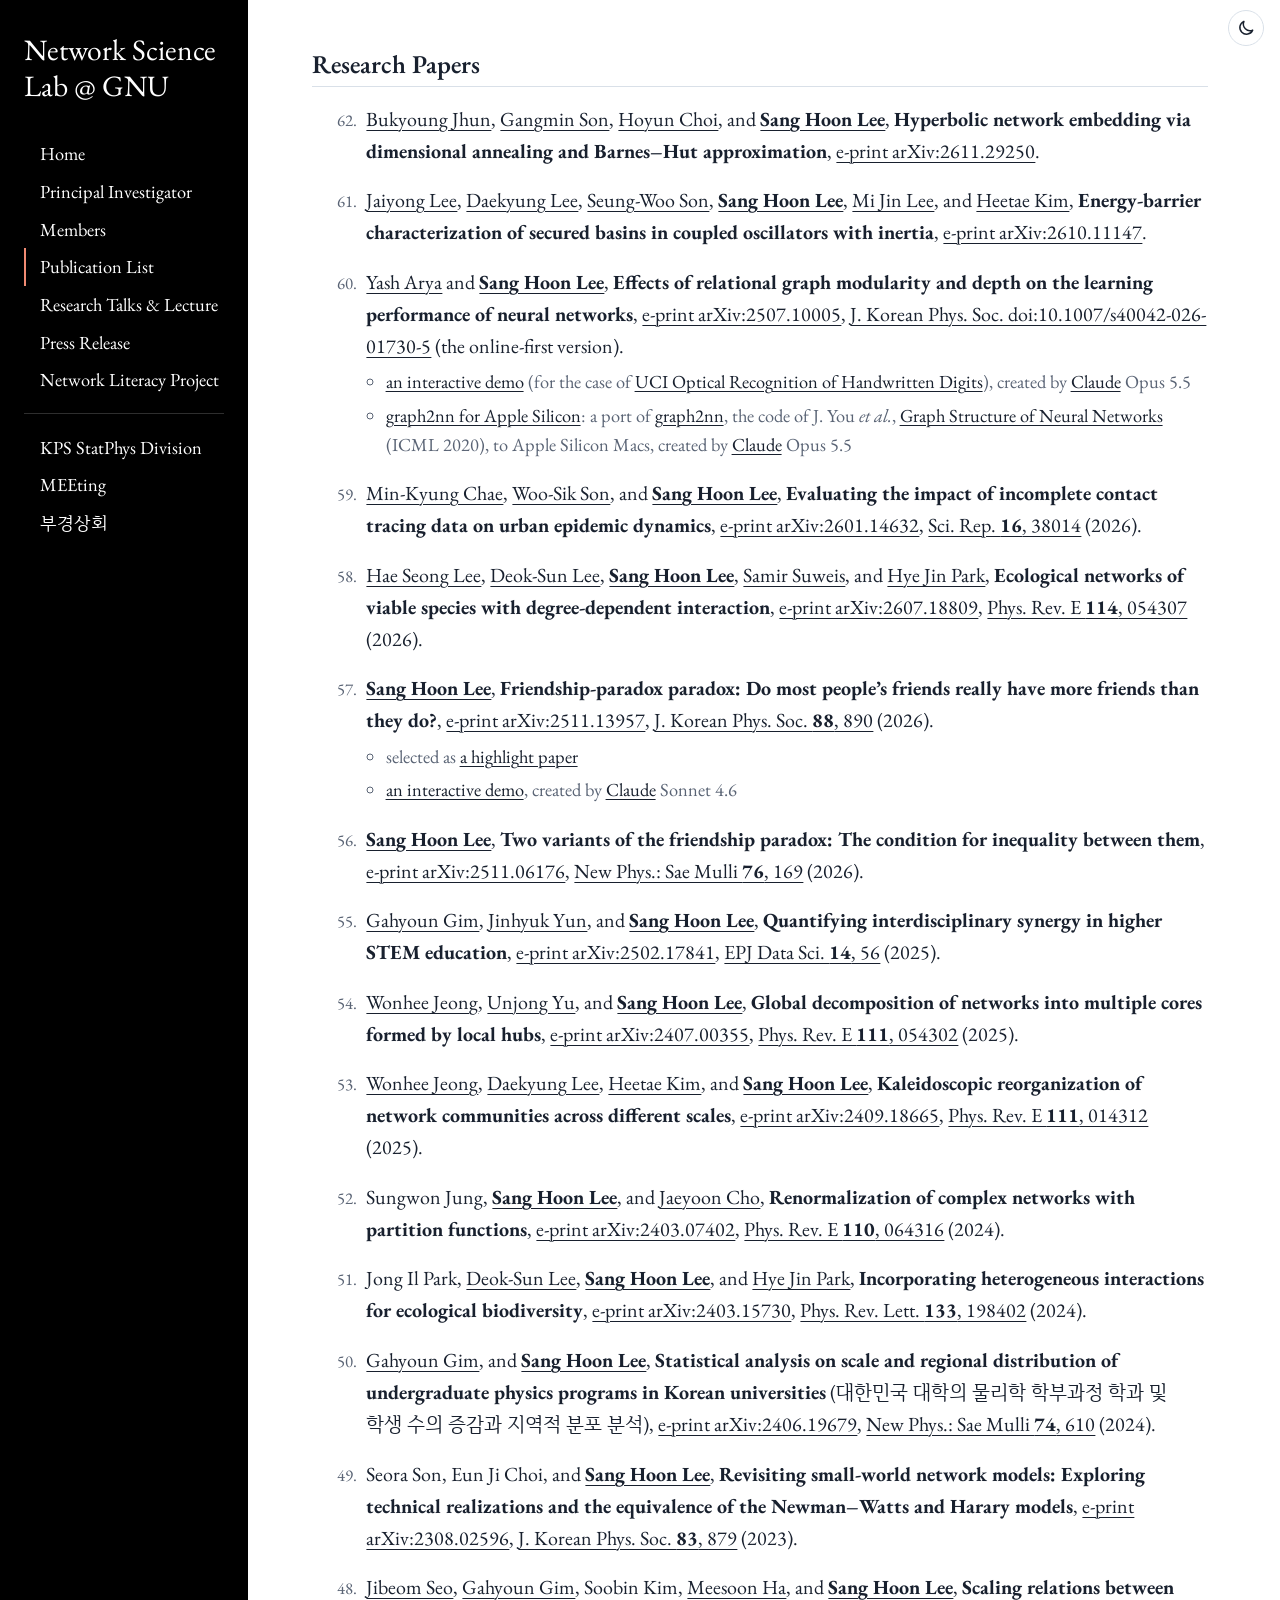
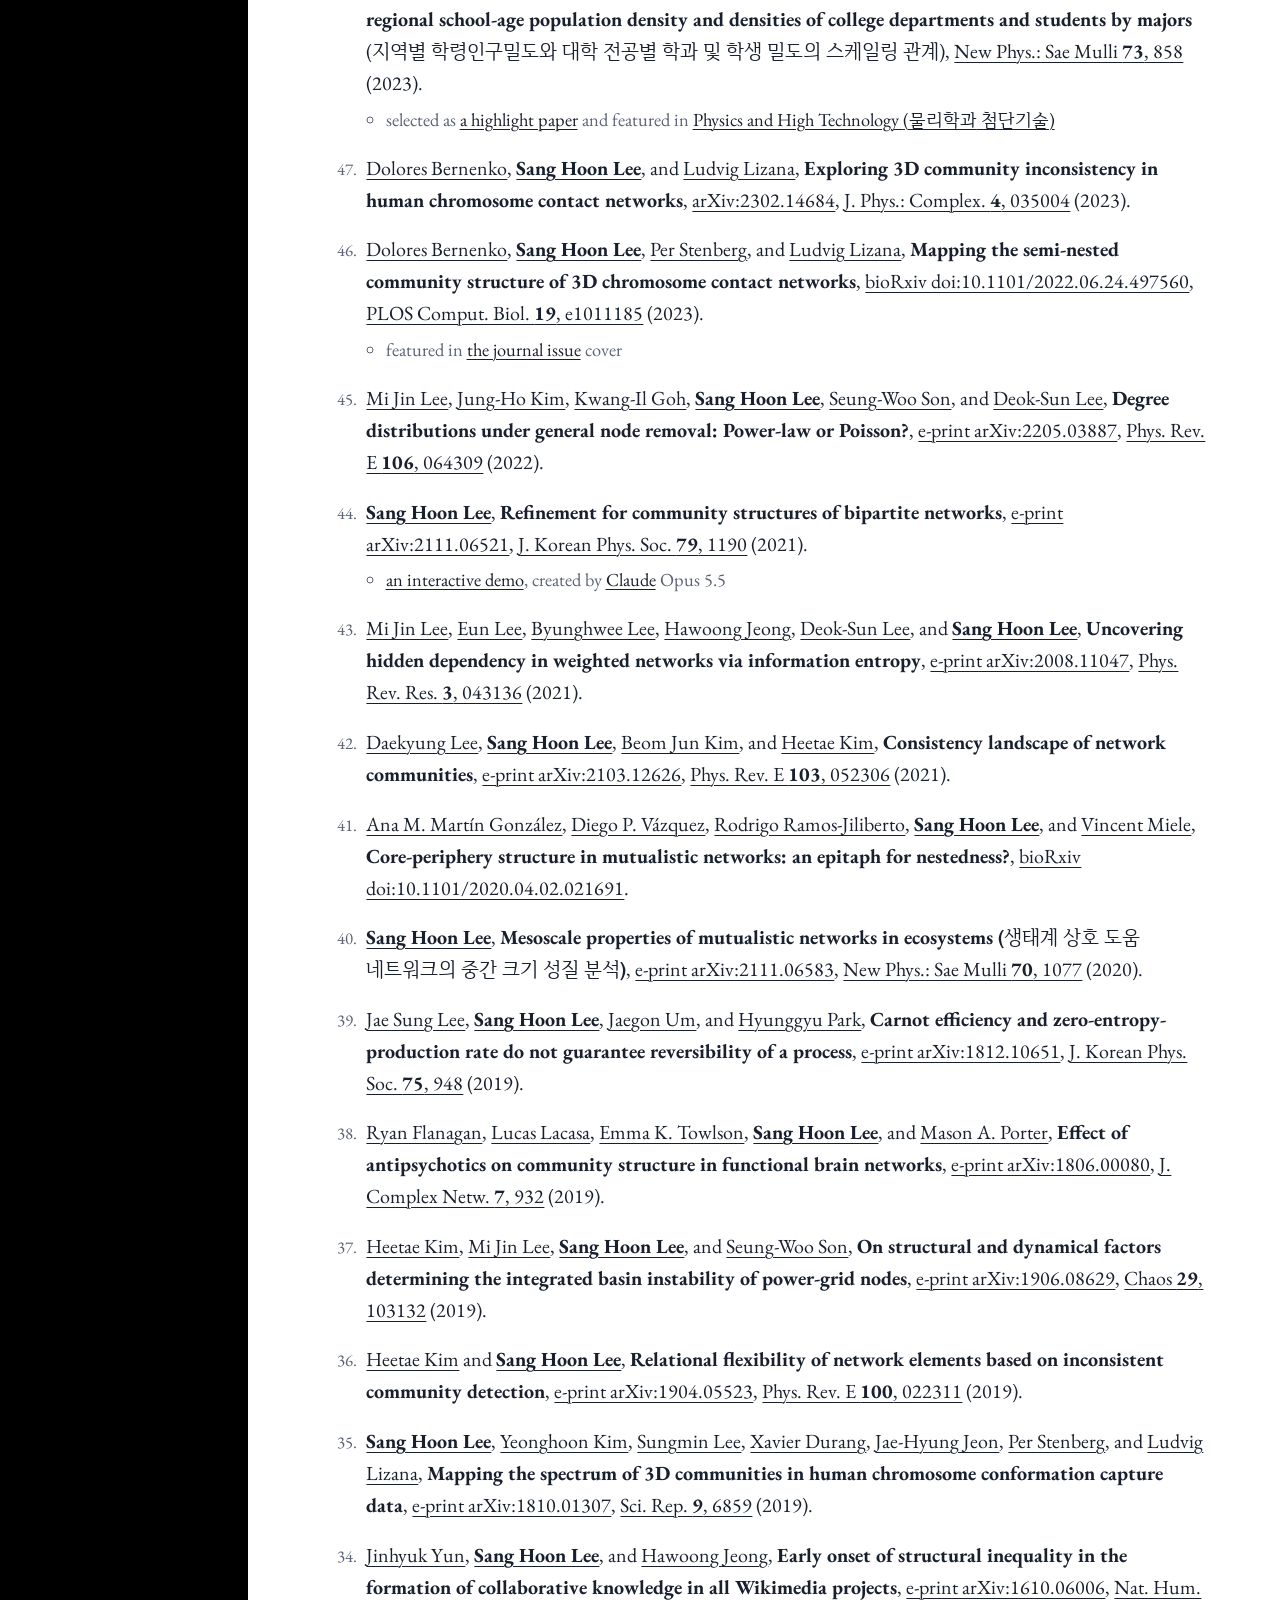
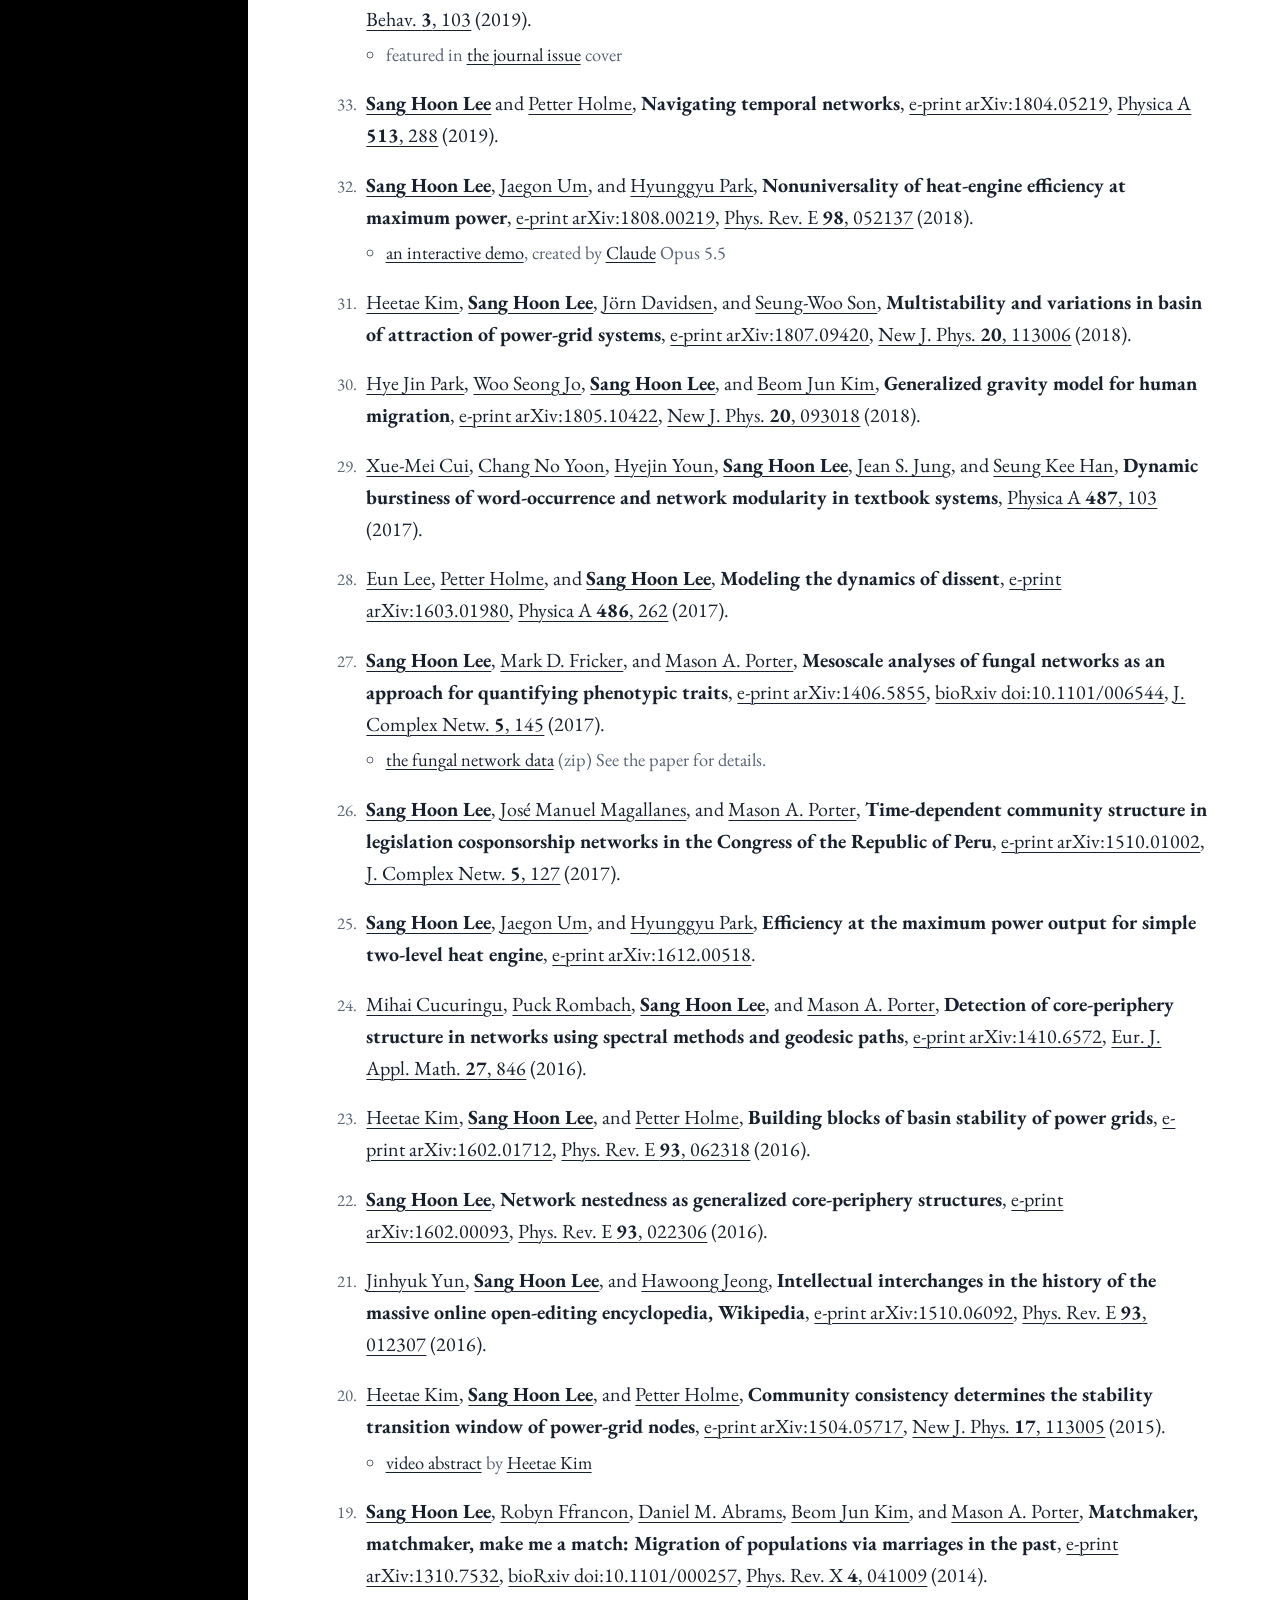
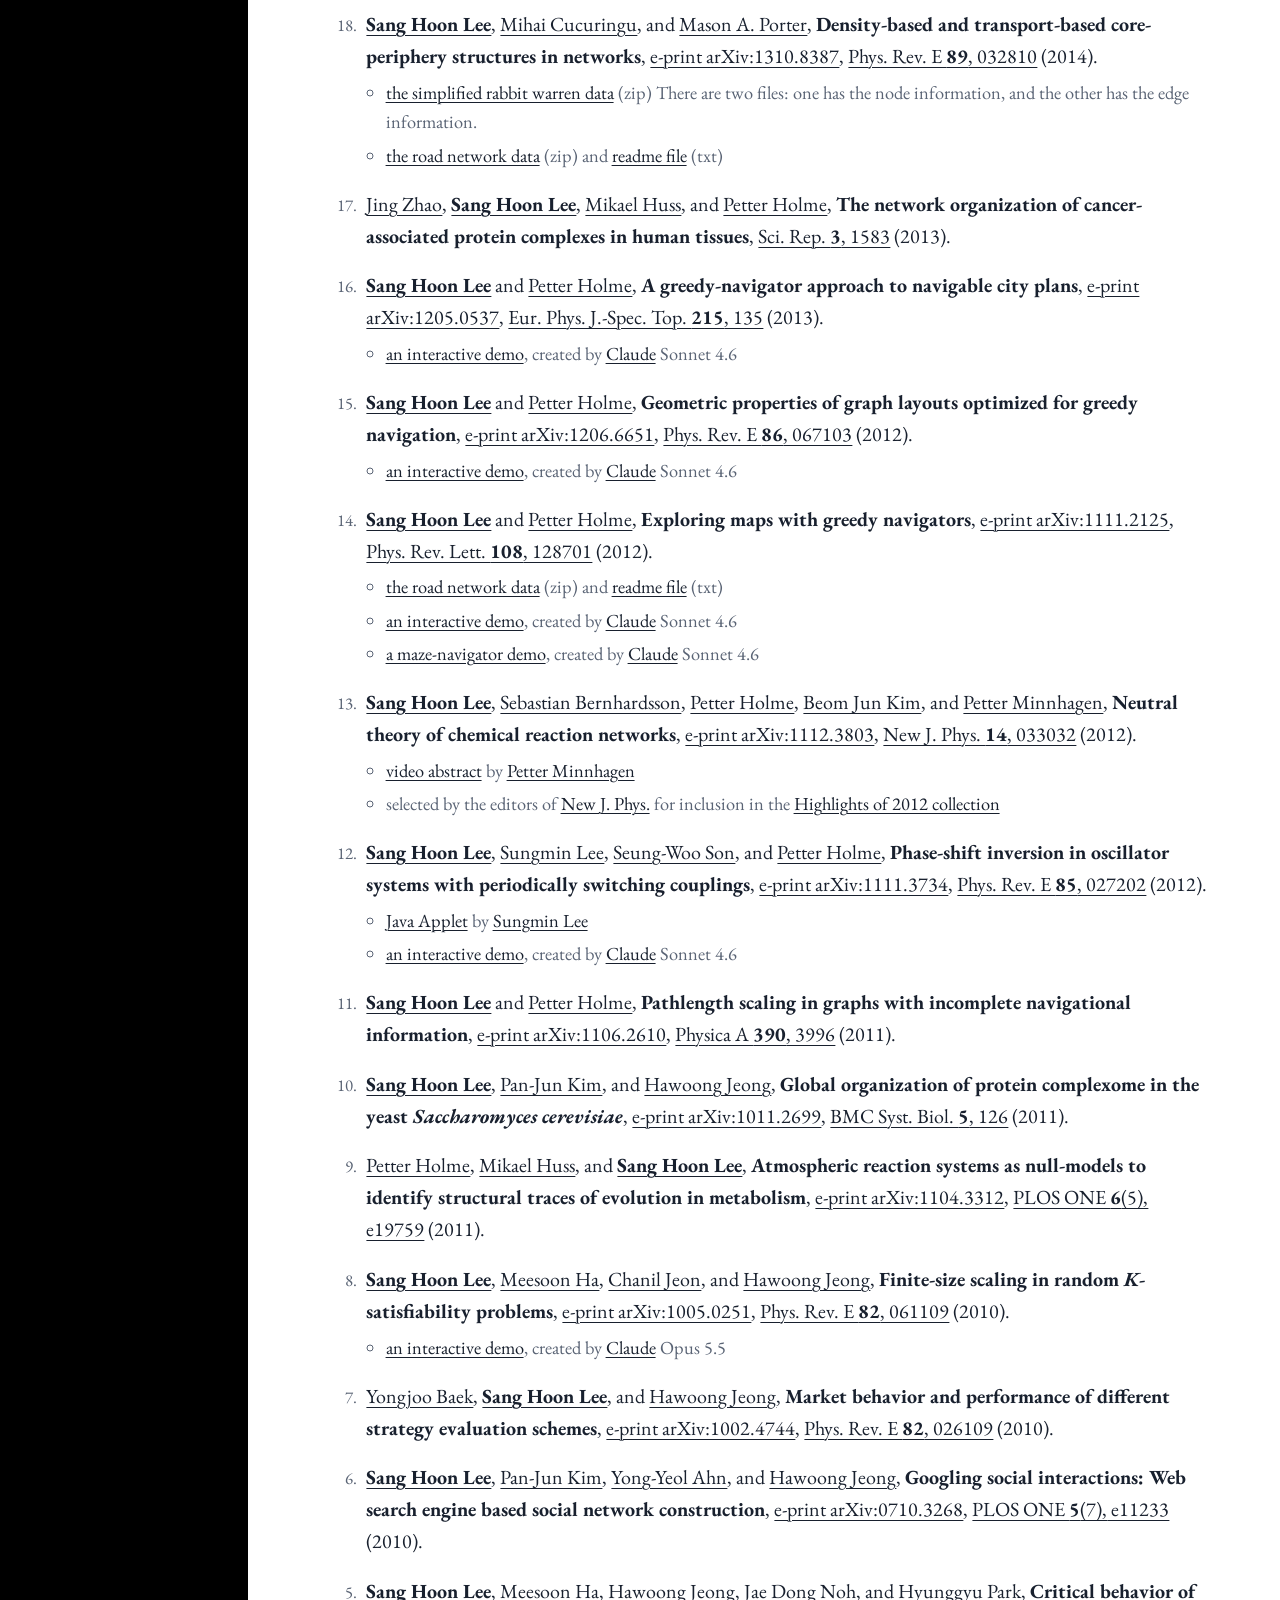
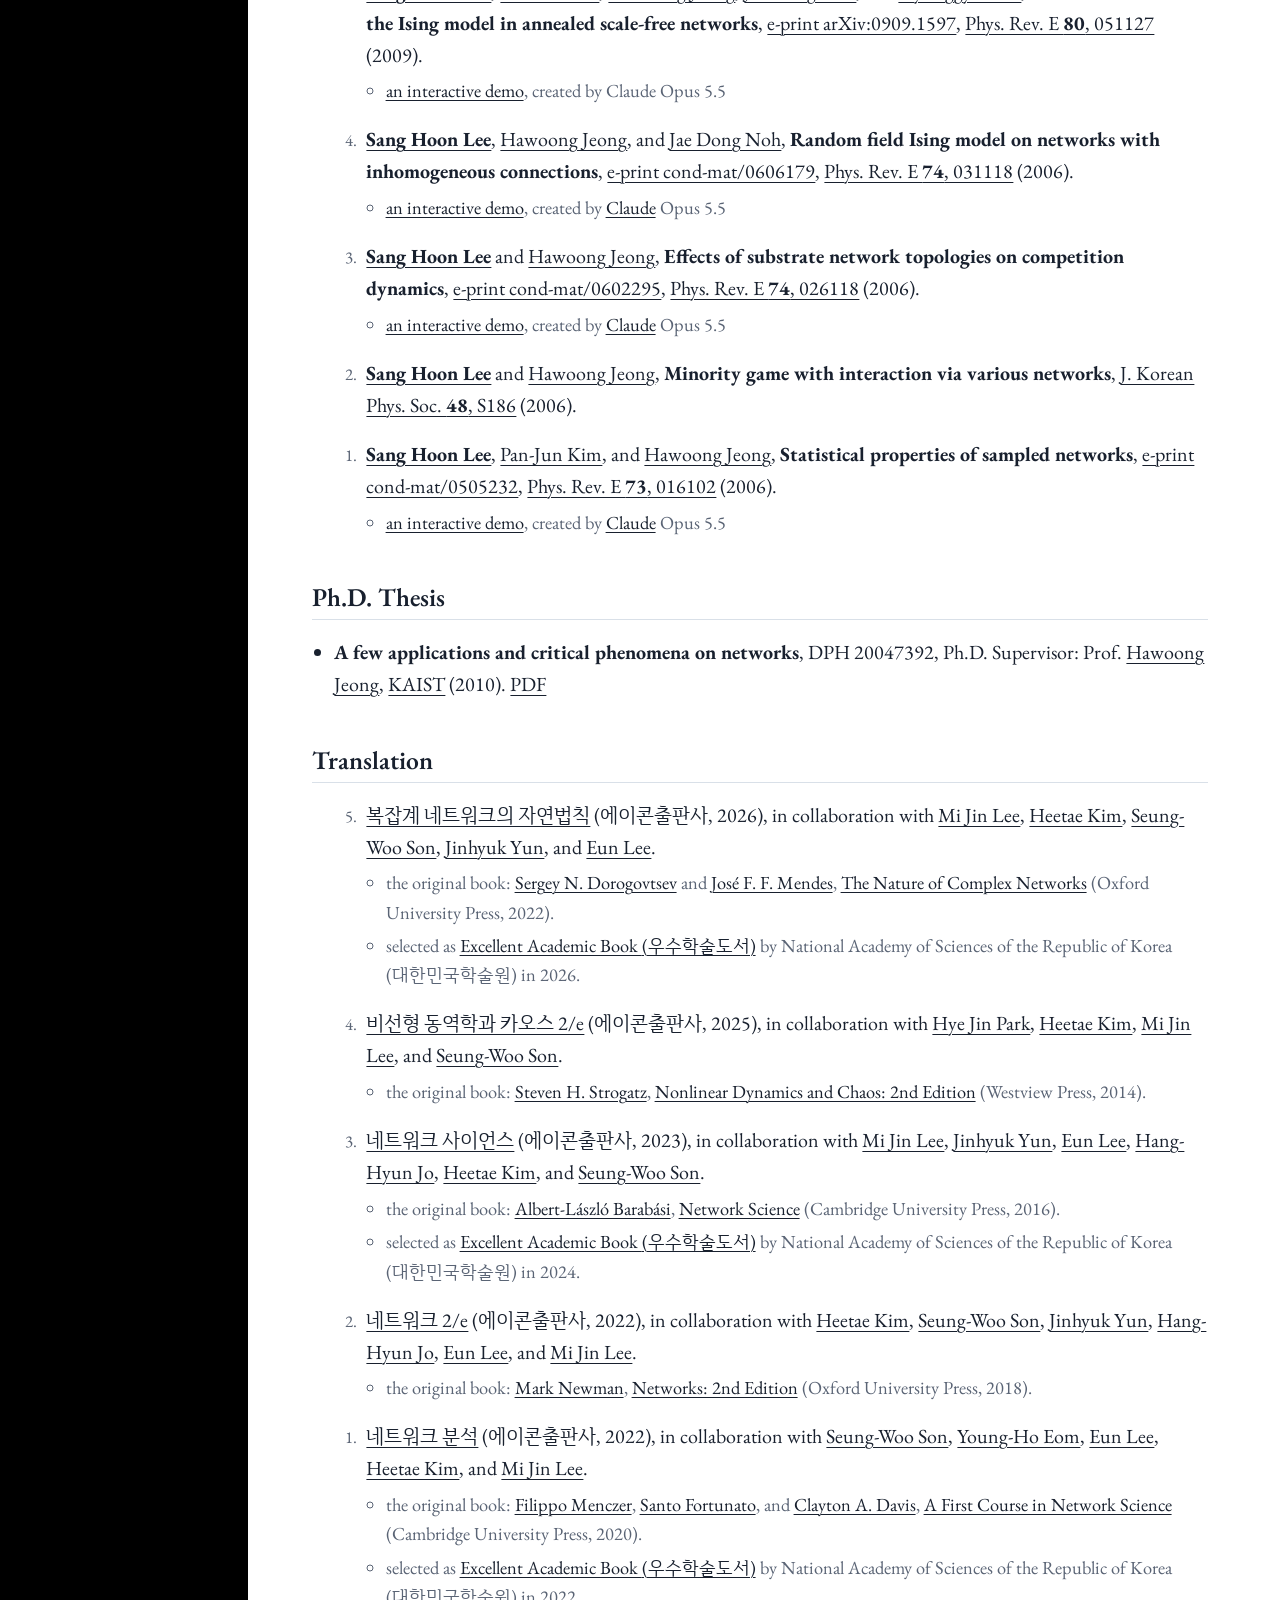
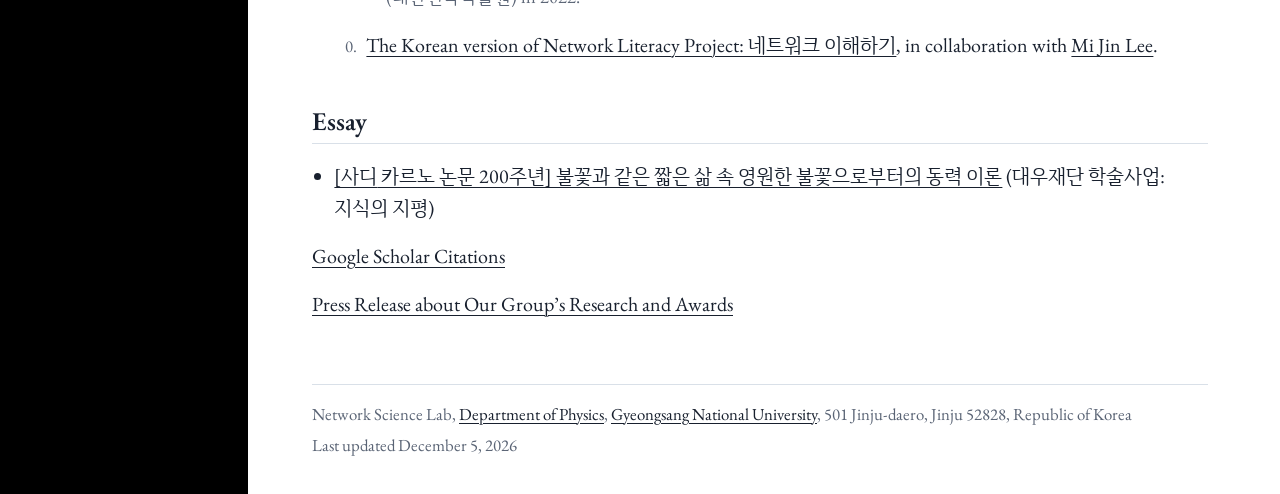
<file: publications.html>
<!DOCTYPE html>
<html lang="en">
<head>
<script>document.documentElement.classList.add("js");try{if(localStorage.getItem("theme")==="dark")document.documentElement.dataset.theme="dark"}catch(e){}</script>
<meta charset="utf-8">
<meta name="viewport" content="width=device-width, initial-scale=1">
<title>Publication List | Network Science Lab @ GNU</title>
<meta name="description" content="Network Science Lab, Department of Physics, Gyeongsang National University (경상국립대학교). Principal investigator: Sang Hoon Lee (이상훈).">
<link rel="icon" type="image/png" href="assets/img/favicon.png">
<link rel="preload" href="assets/fonts/iropke-batang-m.woff2" as="font" type="font/woff2" crossorigin>
<link rel="preconnect" href="https://fonts.googleapis.com">
<link rel="preconnect" href="https://fonts.gstatic.com" crossorigin>
<link href="https://fonts.googleapis.com/css2?family=EB+Garamond:ital,wght@0,400;0,500;0,600;0,700;1,400&family=Nanum+Myeongjo:wght@400;700&display=swap" rel="stylesheet">
<link rel="stylesheet" href="assets/css/style.css?v=6a66933e">
</head>
<body>
<a class="skip" href="#main">Skip to content</a>
<button class="theme-toggle" type="button" aria-label="Switch to dark mode" title="Switch to dark mode">
  <svg class="icon-moon" viewBox="0 0 24 24" width="20" height="20" aria-hidden="true"><path d="M20 14.5A8 8 0 0 1 9.5 4a8 8 0 1 0 10.5 10.5z" fill="none" stroke="currentColor" stroke-width="1.8" stroke-linejoin="round"/></svg>
  <svg class="icon-sun" viewBox="0 0 24 24" width="20" height="20" aria-hidden="true"><circle cx="12" cy="12" r="4.2" fill="none" stroke="currentColor" stroke-width="1.8"/><path d="M12 2.5v2.2M12 19.3v2.2M2.5 12h2.2M19.3 12h2.2M5.3 5.3l1.6 1.6M17.1 17.1l1.6 1.6M5.3 18.7l1.6-1.6M17.1 6.9l1.6-1.6" stroke="currentColor" stroke-width="1.8" stroke-linecap="round"/></svg>
</button>
<div class="frame">
<header class="sidebar">
  <div class="topbar">
    <button class="menu-toggle" type="button" aria-expanded="false" aria-controls="site-menu" aria-label="Open menu">
      <svg viewBox="0 0 24 24" width="24" height="24" aria-hidden="true"><path d="M3 6h18M3 12h18M3 18h18" stroke="currentColor" stroke-width="2" stroke-linecap="round"/></svg>
    </button>
    <a class="brand" href="index.html">
      <span class="brand-name">Network Science Lab @&nbsp;GNU</span>
    </a>
  </div>
  <div class="drawer" id="site-menu">
    <button class="menu-close" type="button" aria-label="Close menu">
      <svg viewBox="0 0 24 24" width="24" height="24" aria-hidden="true"><path d="M6 6l12 12M18 6L6 18" stroke="currentColor" stroke-width="2" stroke-linecap="round"/></svg>
    </button>
    <nav aria-label="Site">
      <ul>
      <li><a href="index.html">Home</a></li>
      <li><a href="pi.html">Principal Investigator</a></li>
      <li><a href="members.html">Members</a></li>
      <li><a href="publications.html" aria-current="page">Publication List</a></li>
      <li><a href="talks.html">Research Talks &amp; Lecture</a></li>
      <li><a href="press.html">Press Release</a></li>
      <li><a href="network-literacy.html">Network Literacy Project</a></li>
      <li class="nav-divider"><a href="https://sites.google.com/site/statphysmeeting/home" title="KPS Statistical Physics Division (한국물리학회 통계물리분과)">KPS StatPhys Division</a></li>
      <li><a href="https://sites.google.com/view/eco-evo/home" title="Modeling on Ecology and Evolution meeting: Biweekly meeting for sharing and discussing recent research trends on ecology and evolution studies.">MEEting</a></li>
      <li><a href="https://sites.google.com/view/bug-pgsh/" title="부경상회: BUG regional monthly meeting on complex systems">부경상회</a></li>
      </ul>
    </nav>
  </div>
  <div class="menu-backdrop" aria-hidden="true"></div>
</header>
<main id="main" class="page page-publications-html">
<h1 class="visually-hidden">Publication List</h1>
<h2>Research Papers</h2>
<ol reversed>
<li>
<p><a href="https://scholar.google.com/citations?user=5NXUxDIAAAAJ">Bukyoung Jhun</a>, <a href="https://scholar.google.com/citations?user=NMMLergAAAAJ">Gangmin Son</a>, <a href="https://scholar.google.com/citations?user=72RCugkAAAAJ">Hoyun Choi</a>, and <a href="pi.html"><strong>Sang Hoon Lee</strong></a>, <strong>Hyperbolic network embedding via dimensional annealing and Barnes–Hut approximation</strong>, <a href="https://arxiv.org/abs/2611.29250">e-print arXiv:2611.29250</a>.</p>
</li>
<li>
<p><a href="https://scholar.google.com/citations?user=llYxO9MAAAAJ">Jaiyong Lee</a>, <a href="https://scholar.google.com/citations?user=pC1TWpgAAAAJ">Daekyung Lee</a>, <a href="https://scholar.google.com/citations?user=GUpdvGoAAAAJ">Seung-Woo Son</a>, <a href="pi.html"><strong>Sang Hoon Lee</strong></a>, <a href="https://scholar.google.com/citations?user=YtV_KAgAAAAJ">Mi Jin Lee</a>, and <a href="https://scholar.google.com/citations?user=52OfnhEAAAAJ">Heetae Kim</a>, <strong>Energy-barrier characterization of secured basins in coupled oscillators with inertia</strong>, <a href="https://arxiv.org/abs/2610.11147">e-print arXiv:2610.11147</a>.</p>
</li>
<li>
<p><a href="https://scholar.google.com/citations?user=eVK6mLwAAAAJ">Yash Arya</a> and <a href="pi.html"><strong>Sang Hoon Lee</strong></a>, <strong>Effects of relational graph modularity and depth on the learning performance of neural networks</strong>, <a href="https://arxiv.org/abs/2507.10005">e-print arXiv:2507.10005</a>, <a href="https://link.springer.com/article/10.1007/s40042-026-01730-5">J. Korean Phys. Soc. doi:10.1007/s40042-026-01730-5</a> <span class="nobr">(the</span> online-first version).</p>
<ul>
<li><a href="https://lshlj82.github.io/neural-network-structure-vs-learning/">an interactive demo</a> <span class="nobr">(for</span> the case of <a href="https://doi.org/10.24432/C50P49">UCI Optical Recognition of Handwritten Digits</a>), created by <a href="https://claude.ai/">Claude</a> Opus 5.5</li>
<li><a href="https://github.com/lshlj82/graph2nn-apple-silicon">graph2nn for Apple Silicon</a>: a port of <a href="https://github.com/facebookresearch/graph2nn">graph2nn</a>, the code of J. You <i>et al.</i>, <a href="https://arxiv.org/abs/2007.06559">Graph Structure of Neural Networks</a> <span class="nobr">(ICML</span> 2020), to Apple Silicon Macs, created by <a href="https://claude.ai/">Claude</a> Opus 5.5</li>
</ul>
</li>
<li>
<p><a href="https://scholar.google.com/citations?user=Qd8H4LsAAAAJ">Min-Kyung Chae</a>, <a href="https://scholar.google.com/citations?user=zys_XCoAAAAJ">Woo-Sik Son</a>, and <a href="pi.html"><strong>Sang Hoon Lee</strong></a>, <strong>Evaluating the impact of incomplete contact tracing data on urban epidemic dynamics</strong>, <a href="https://arxiv.org/abs/2601.14632">e-print arXiv:2601.14632</a>, <a href="https://www.nature.com/articles/s41598-026-66867-6">Sci. Rep. <strong>16</strong>, 38014</a> <span class="nobr">(2026).</p>
</li>
<li>
<p><a href="https://scholar.google.com/citations?user=P9q8_R4AAAAJ">Hae Seong Lee</a>, <a href="https://scholar.google.com/citations?user=9WByIioAAAAJ">Deok-Sun Lee</a>, <a href="pi.html"><strong>Sang Hoon Lee</strong></a>, <a href="https://scholar.google.com/citations?user=oorpe-wAAAAJ">Samir Suweis</a>, and <a href="https://scholar.google.com/citations?user=3bG4zqgAAAAJ">Hye Jin Park</a>, <strong>Ecological networks of viable species with degree-dependent interaction</strong>, <a href="https://arxiv.org/abs/2607.18809">e-print arXiv:2607.18809</a>, <a href="https://journals.aps.org/pre/accepted/10.1103/ckx2-zbrb">Phys. Rev. E <strong>114</strong>, 054307</a> <span class="nobr">(2026).</span></p>
</li>
<li>
<p><a href="pi.html"><strong>Sang Hoon Lee</strong></a>, <strong>Friendship-paradox paradox: Do most people’s friends really have more friends than they do?</strong>, <a href="https://arxiv.org/abs/2511.13957">e-print arXiv:2511.13957</a>, <a href="https://link.springer.com/article/10.1007/s40042-025-01559-4">J. Korean Phys. Soc. <strong>88</strong>, 890</a> <span class="nobr">(2026).</span></p>
<ul>
<li>selected as <a href="https://www.jkps.or.kr/journal/list.html?pn=highlight">a highlight paper</a></li>
<li><a href="https://lshlj82.github.io/friendship-paradox/">an interactive demo</a>, created by <a href="https://claude.ai/">Claude</a> Sonnet 4.6</li>
</ul>
</li>
<li>
<p><a href="pi.html"><strong>Sang Hoon Lee</strong></a>, <strong>Two variants of the friendship paradox: The condition for inequality between them</strong>, <a href="https://arxiv.org/abs/2511.06176">e-print arXiv:2511.06176</a>, <a href="https://dx.doi.org/10.3938/NPSM.76.169">New Phys.: Sae Mulli <strong>76</strong>, 169</a> <span class="nobr">(2026).</span></p>
</li>
<li>
<p><a href="https://scholar.google.com/citations?user=Kw4IMzgAAAAJ">Gahyoun Gim</a>, <a href="https://scholar.google.com/citations?user=F_tGTBYAAAAJ">Jinhyuk Yun</a>, and <a href="pi.html"><strong>Sang Hoon Lee</strong></a>, <strong>Quantifying interdisciplinary synergy in higher STEM education</strong>, <a href="https://arxiv.org/abs/2502.17841">e-print arXiv:2502.17841</a>, <a href="https://link.springer.com/article/10.1140/epjds/s13688-025-00566-6">EPJ Data Sci. <strong>14</strong>, 56</a> <span class="nobr">(2025).</span></p>
</li>
<li>
<p><a href="https://scholar.google.com/citations?user=DmCQVCUAAAAJ">Wonhee Jeong</a>, <a href="https://scholar.google.com/citations?user=XXO4O50AAAAJ">Unjong Yu</a>, and <a href="pi.html"><strong>Sang Hoon Lee</strong></a>, <strong>Global decomposition of networks into multiple cores formed by local hubs</strong>, <a href="https://arxiv.org/abs/2407.00355">e-print arXiv:2407.00355</a>, <a href="https://journals.aps.org/pre/abstract/10.1103/PhysRevE.111.054302">Phys. Rev. E <strong>111</strong>, 054302</a> <span class="nobr">(2025).</span></p>
</li>
<li>
<p><a href="https://scholar.google.com/citations?user=DmCQVCUAAAAJ">Wonhee Jeong</a>, <a href="https://scholar.google.com/citations?user=pC1TWpgAAAAJ">Daekyung Lee</a>, <a href="https://scholar.google.com/citations?user=52OfnhEAAAAJ">Heetae Kim</a>, and <a href="pi.html"><strong>Sang Hoon Lee</strong></a>, <strong>Kaleidoscopic reorganization of network communities across different scales</strong>, <a href="http://arxiv.org/abs/2409.18665">e-print arXiv:2409.18665</a>, <a href="https://journals.aps.org/pre/abstract/10.1103/PhysRevE.111.014312">Phys. Rev. E <strong>111</strong>, 014312</a> <span class="nobr">(2025).</span></p>
</li>
<li>
<p>Sungwon Jung, <a href="pi.html"><strong>Sang Hoon Lee</strong></a>, and <a href="https://sites.google.com/view/jaeyoon-cho-gnu">Jaeyoon Cho</a>, <strong>Renormalization of complex networks with partition functions</strong>, <a href="https://arxiv.org/abs/2403.07402">e-print arXiv:2403.07402</a>, <a href="https://journals.aps.org/pre/abstract/10.1103/PhysRevE.110.064316">Phys. Rev. E <strong>110</strong>, 064316</a> <span class="nobr">(2024).</span></p>
</li>
<li>
<p>Jong Il Park, <a href="https://scholar.google.com/citations?user=9WByIioAAAAJ">Deok-Sun Lee</a>, <a href="pi.html"><strong>Sang Hoon Lee</strong></a>, and <a href="https://scholar.google.com/citations?user=3bG4zqgAAAAJ">Hye Jin Park</a>, <strong>Incorporating heterogeneous interactions for ecological biodiversity</strong>, <a href="https://arxiv.org/abs/2403.15730">e-print arXiv:2403.15730</a>, <a href="https://journals.aps.org/prl/abstract/10.1103/PhysRevLett.133.198402">Phys. Rev. Lett. <strong>133</strong>, 198402</a> <span class="nobr">(2024).</span></p>
</li>
<li>
<p><a href="https://scholar.google.com/citations?user=Kw4IMzgAAAAJ">Gahyoun Gim</a>, and <a href="pi.html"><strong>Sang Hoon Lee</strong></a>, <strong>Statistical analysis on scale and regional distribution of undergraduate physics programs in Korean universities</strong> (<strong>대한민국 대학의 물리학 학부과정 학과 및 학생 수의 증감과 지역적 분포 분석</strong>), <a href="https://arxiv.org/abs/2406.19679">e-print arXiv:2406.19679</a>, <a href="http://dx.doi.org/10.3938/NPSM.74.610">New Phys.: Sae Mulli <strong>74</strong>, 610</a> <span class="nobr">(2024).</span></p>
</li>
<li>
<p>Seora Son, Eun Ji Choi, and <a href="pi.html"><strong>Sang Hoon Lee</strong></a>, <strong>Revisiting small-world network models: Exploring technical realizations and the equivalence of the Newman–Watts and Harary models</strong>, <a href="https://arxiv.org/abs/2308.02596">e-print arXiv:2308.02596</a>, <a href="https://link.springer.com/article/10.1007/s40042-023-00921-8">J. Korean Phys. Soc.  <strong>83</strong>,  879</a> <span class="nobr">(2023).</span></p>
</li>
<li>
<p><a href="https://scholar.google.com/citations?user=9tktee4AAAAJ">Jibeom Seo</a>, <a href="https://scholar.google.com/citations?user=Kw4IMzgAAAAJ">Gahyoun Gim</a>, Soobin Kim, <a href="https://scholar.google.com/citations?user=EjJlqA0AAAAJ">Meesoon Ha</a>, and <a href="pi.html"><strong>Sang Hoon Lee</strong></a>, <strong>Scaling relations between regional school-age population density and densities of college departments and students by majors</strong> (<strong>지역별 학령인구밀도와 대학 전공별 학과 및 학생 밀도의 스케일링 관계</strong>), <a href="https://doi.org/10.3938/NPSM.73.858">New Phys.: Sae Mulli <strong>73</strong>, 858</a> <span class="nobr">(2023).</span></p>
<ul>
<li>selected as <a href="https://www.npsm-kps.org/journal/list.html?pn=highlight">a highlight paper</a> and featured in <a href="https://webzine.kps.or.kr//?p=5_view&amp;idx=16911">Physics and High Technology <span class="nobr">(물리학과</span> 첨단기술)</a></li>
</ul>
</li>
<li>
<p><a href="https://icelab.se/about/team/dolores-bernenko/">Dolores Bernenko</a>, <a href="pi.html"><strong>Sang Hoon Lee</strong></a>, and <a href="https://scholar.google.com/citations?user=dgyfsckAAAAJ">Ludvig Lizana</a>, <strong>Exploring 3D community inconsistency in human chromosome contact networks</strong>, <a href="https://arxiv.org/abs/2302.14684">arXiv:2302.14684</a>, <a href="https://iopscience.iop.org/article/10.1088/2632-072X/acef9d">J. Phys.: Complex. <strong>4</strong>, 035004</a> <span class="nobr">(2023).</span></p>
</li>
<li>
<p><a href="https://icelab.se/about/team/dolores-bernenko/">Dolores Bernenko</a>, <a href="pi.html"><strong>Sang Hoon Lee</strong></a>, <a href="https://scholar.google.com/citations?user=GCZq0RYAAAAJ">Per Stenberg</a>,  and <a href="https://scholar.google.com/citations?user=dgyfsckAAAAJ">Ludvig Lizana</a>, <strong>Mapping the semi-nested community structure of 3D chromosome contact networks</strong>, <a href="https://www.biorxiv.org/content/10.1101/2022.06.24.497560">bioRxiv doi:10.1101/2022.06.24.497560</a>, <a href="https://journals.plos.org/ploscompbiol/article?id=10.1371/journal.pcbi.1011185">PLOS Comput. Biol. <strong>19</strong>, e1011185</a> <span class="nobr">(2023).</span></p>
<ul>
<li>featured in <a href="https://journals.plos.org/ploscompbiol/issue?id=10.1371/issue.pcbi.v19.i07">the journal issue</a> cover</li>
</ul>
</li>
<li>
<p><a href="https://scholar.google.com/citations?user=YtV_KAgAAAAJ">Mi Jin Lee</a>, <a href="https://scholar.google.com/citations?user=es0cZkcAAAAJ">Jung-Ho Kim</a>, <a href="http://statphys.korea.ac.kr">Kwang-Il Goh</a>, <a href="pi.html"><strong>Sang Hoon Lee</strong></a>, <a href="https://scholar.google.com/citations?user=GUpdvGoAAAAJ">Seung-Woo Son</a>, and <a href="https://scholar.google.com/citations?user=9WByIioAAAAJ">Deok-Sun Lee</a>, <strong>Degree distributions under general node removal: Power-law or Poisson?</strong>, <a href="https://arxiv.org/abs/2205.03887">e-print arXiv:2205.03887</a>, <a href="https://journals.aps.org/pre/abstract/10.1103/PhysRevE.106.064309">Phys. Rev. E <strong>106</strong>, 064309</a> <span class="nobr">(2022).</span></p>
</li>
<li>
<p><a href="pi.html"><strong>Sang Hoon Lee</strong></a>, <strong>Refinement for community structures of bipartite networks</strong>, <a href="https://arxiv.org/abs/2111.06521">e-print arXiv:2111.06521</a>, <a href="https://link.springer.com/article/10.1007/s40042-021-00352-3">J. Korean Phys. Soc. <strong>79</strong>, 1190</a> <span class="nobr">(2021).</span></p>
<ul>
<li><a href="https://lshlj82.github.io/bipartite-network-community/">an interactive demo</a>, created by <a href="https://claude.ai/">Claude</a> Opus 5.5</li>
</ul>
</li>
<li>
<p><a href="https://scholar.google.com/citations?user=YtV_KAgAAAAJ">Mi Jin Lee</a>, <a href="https://scholar.google.com/citations?user=kXggWVUAAAAJ">Eun Lee</a>, <a href="http://stat.kaist.ac.kr/~apolloneu/">Byunghwee Lee</a>, <a href="https://scholar.google.com/citations?user=-Jhj6swAAAAJ">Hawoong Jeong</a>, <a href="https://scholar.google.com/citations?user=9WByIioAAAAJ">Deok-Sun Lee</a>, and <a href="pi.html"><strong>Sang Hoon Lee</strong></a>, <strong>Uncovering hidden dependency in weighted networks via information entropy</strong>, <a href="https://arxiv.org/abs/2008.11047">e-print arXiv:2008.11047</a>, <a href="https://journals.aps.org/prresearch/abstract/10.1103/PhysRevResearch.3.043136">Phys. Rev. Res. <strong>3</strong>, 043136</a> <span class="nobr">(2021).</span></p>
</li>
<li>
<p><a href="https://scholar.google.com/citations?user=pC1TWpgAAAAJ">Daekyung Lee</a>, <a href="pi.html"><strong>Sang Hoon Lee</strong></a>, <a href="https://scholar.google.com/citations?user=6HbnnH8AAAAJ">Beom Jun Kim</a>, and <a href="https://scholar.google.com/citations?user=52OfnhEAAAAJ">Heetae Kim</a>, <strong>Consistency landscape of network communities</strong>, <a href="https://arxiv.org/abs/2103.12626">e-print arXiv:2103.12626</a>, <a href="https://journals.aps.org/pre/abstract/10.1103/PhysRevE.103.052306">Phys. Rev. E <strong>103</strong>, 052306</a> <span class="nobr">(2021).</span></p>
</li>
<li>
<p><a href="https://scholar.google.com/citations?user=5J81ZjcAAAAJ">Ana M. Martín González</a>, <a href="https://scholar.google.com/citations?user=n27kvJwAAAAJ">Diego P. Vázquez</a>, <a href="https://scholar.google.com/citations?user=79lnWZ0AAAAJ">Rodrigo Ramos-Jiliberto</a>, <a href="pi.html"><strong>Sang Hoon Lee</strong></a>, and <a href="https://scholar.google.com/citations?user=bGzFBqwAAAAJ">Vincent Miele</a>, <strong>Core-periphery structure in mutualistic networks: an epitaph for nestedness?</strong>, <a href="https://www.biorxiv.org/content/10.1101/2020.04.02.021691v1">bioRxiv doi:10.1101/2020.04.02.021691</a>.</p>
</li>
<li>
<p><a href="pi.html"><strong>Sang Hoon Lee</strong></a>, <strong>Mesoscale properties of mutualistic networks in ecosystems <span class="nobr">(생태계</span> 상호 도움 네트워크의 중간 크기 성질 분석)</strong>, <a href="https://arxiv.org/abs/2111.06583">e-print arXiv:2111.06583</a>, <a href="https://dx.doi.org/10.3938/NPSM.70.1077">New Phys.: Sae Mulli <strong>70</strong>, 1077</a> <span class="nobr">(2020).</span></p>
</li>
<li>
<p><a href="https://scholar.google.com/citations?user=XZIobAQAAAAJ">Jae Sung Lee</a>, <a href="pi.html"><strong>Sang Hoon Lee</strong></a>, <a href="https://www.researchgate.net/scientific-contributions/12258739_Jaegon_Um">Jaegon Um</a>, and <a href="http://chris.kias.re.kr">Hyunggyu Park</a>, <strong>Carnot efficiency and zero-entropy-production rate do not guarantee reversibility of a process</strong>, <a href="https://arxiv.org/abs/1812.10651">e-print arXiv:1812.10651</a>, <a href="https://link.springer.com/article/10.3938/jkps.75.948">J. Korean Phys. Soc. <strong>75</strong>, 948</a> <span class="nobr">(2019).</span></p>
</li>
<li>
<p><a href="https://www.researchgate.net/scientific-contributions/2081393172_Ryan_Flanagan">Ryan Flanagan</a>, <a href="https://scholar.google.com/citations?user=NMrNTFcAAAAJ">Lucas Lacasa</a>, <a href="https://scholar.google.com/citations?user=r2e-UboAAAAJ">Emma K. Towlson</a>, <a href="pi.html"><strong>Sang Hoon Lee</strong></a>, and <a href="https://scholar.google.com/citations?user=hSyfNekAAAAJ">Mason A. Porter</a>, <strong>Effect of antipsychotics on community structure in functional brain networks</strong>, <a href="https://arxiv.org/abs/1806.00080">e-print arXiv:1806.00080</a>, <a href="https://doi.org/10.1093/comnet/cnz013">J. Complex Netw. <strong>7</strong>, 932</a> <span class="nobr">(2019).</span></p>
</li>
<li>
<p><a href="https://scholar.google.com/citations?user=52OfnhEAAAAJ">Heetae Kim</a>, <a href="https://scholar.google.com/citations?user=YtV_KAgAAAAJ">Mi Jin Lee</a>, <a href="pi.html"><strong>Sang Hoon Lee</strong></a>, and <a href="https://scholar.google.com/citations?user=GUpdvGoAAAAJ">Seung-Woo Son</a>, <strong>On structural and dynamical factors determining the integrated basin instability of power-grid nodes</strong>, <a href="https://arxiv.org/abs/1906.08629">e-print arXiv:1906.08629</a>, <a href="https://aip.scitation.org/doi/10.1063/1.5115532">Chaos <strong>29</strong>, 103132</a> <span class="nobr">(2019).</span></p>
</li>
<li>
<p><a href="https://scholar.google.com/citations?user=52OfnhEAAAAJ">Heetae Kim</a> and <a href="pi.html"><strong>Sang Hoon Lee</strong></a>, <strong>Relational flexibility of network elements based on inconsistent community detection</strong>, <a href="https://arxiv.org/abs/1904.05523">e-print arXiv:1904.05523</a>, <a href="https://journals.aps.org/pre/abstract/10.1103/PhysRevE.100.022311">Phys. Rev. E <strong>100</strong>, 022311</a> <span class="nobr">(2019).</span></p>
</li>
<li>
<p><a href="pi.html"><strong>Sang Hoon Lee</strong></a>, <a href="https://www.researchgate.net/scientific-contributions/2147939740_Yeonghoon_Kim">Yeonghoon Kim</a>, <a href="https://sites.google.com/site/jrpeter/">Sungmin Lee</a>, <a href="https://scholar.google.com/citations?user=W19rNA4AAAAJ">Xavier Durang</a>, <a href="https://scholar.google.com/citations?user=egChZ8EAAAAJ">Jae-Hyung Jeon</a>, <a href="https://scholar.google.com/citations?user=GCZq0RYAAAAJ">Per Stenberg</a>, and <a href="https://scholar.google.com/citations?user=dgyfsckAAAAJ">Ludvig Lizana</a>, <strong>Mapping the spectrum of 3D communities in human chromosome conformation capture data</strong>, <a href="https://arxiv.org/abs/1810.01307">e-print arXiv:1810.01307</a>, <a href="https://www.nature.com/articles/s41598-019-42212-y">Sci. Rep. <strong>9</strong>, 6859</a> <span class="nobr">(2019).</span></p>
</li>
<li>
<p><a href="https://scholar.google.com/citations?user=F_tGTBYAAAAJ">Jinhyuk Yun</a>, <a href="pi.html"><strong>Sang Hoon Lee</strong></a>, and <a href="https://scholar.google.com/citations?user=-Jhj6swAAAAJ">Hawoong Jeong</a>, <strong>Early onset of structural inequality in the formation of collaborative knowledge in all Wikimedia projects</strong>, <a href="https://arxiv.org/abs/1610.06006">e-print arXiv:1610.06006</a>, <a href="https://www.nature.com/articles/s41562-018-0488-z">Nat. Hum. Behav. <strong>3</strong>, 103</a> <span class="nobr">(2019).</span></p>
<ul>
<li>featured in <a href="https://www.nature.com/nathumbehav/volumes/3/issues/2">the journal issue</a> cover</li>
</ul>
</li>
<li>
<p><a href="pi.html"><strong>Sang Hoon Lee</strong></a> and <a href="https://scholar.google.com/citations?user=v9f2xUAAAAAJ">Petter Holme</a>, <strong>Navigating temporal networks</strong>, <a href="https://arxiv.org/abs/1804.05219">e-print arXiv:1804.05219</a>, <a href="https://doi.org/10.1016/j.physa.2018.09.036">Physica A <strong>513</strong>, 288</a> <span class="nobr">(2019).</span></p>
</li>
<li>
<p><a href="pi.html"><strong>Sang Hoon Lee</strong></a>, <a href="https://www.researchgate.net/scientific-contributions/12258739_Jaegon_Um">Jaegon Um</a>, and <a href="http://chris.kias.re.kr">Hyunggyu Park</a>, <strong>Nonuniversality of heat-engine efficiency at maximum power</strong>, <a href="https://arxiv.org/abs/1808.00219">e-print arXiv:1808.00219</a>, <a href="https://journals.aps.org/pre/abstract/10.1103/PhysRevE.98.052137">Phys. Rev. E <strong>98</strong>, 052137</a> <span class="nobr">(2018).</span></p>
<ul>
<li><a href="https://lshlj82.github.io/quantum-dot-heat-engine-efficiency/">an interactive demo</a>, created by <a href="https://claude.ai/">Claude</a> Opus 5.5</li>
</ul>
</li>
<li>
<p><a href="https://scholar.google.com/citations?user=52OfnhEAAAAJ">Heetae Kim</a>, <a href="pi.html"><strong>Sang Hoon Lee</strong></a>, <a href="https://scholar.google.com/citations?user=aTS197oAAAAJ">Jörn Davidsen</a>, and <a href="https://scholar.google.com/citations?user=GUpdvGoAAAAJ">Seung-Woo Son</a>, <strong>Multistability and variations in basin of attraction of power-grid systems</strong>, <a href="https://arxiv.org/abs/1807.09420">e-print arXiv:1807.09420</a>, <a href="http://iopscience.iop.org/article/10.1088/1367-2630/aae8eb/meta">New J. Phys. <strong>20</strong>, 113006</a> <span class="nobr">(2018).</span></p>
</li>
<li>
<p><a href="https://scholar.google.com/citations?user=3bG4zqgAAAAJ">Hye Jin Park</a>, <a href="https://scholar.google.com/citations?user=V2zH6XEAAAAJ">Woo Seong Jo</a>, <a href="pi.html"><strong>Sang Hoon Lee</strong></a>, and <a href="https://scholar.google.com/citations?user=6HbnnH8AAAAJ">Beom Jun Kim</a>, <strong>Generalized gravity model for human migration</strong>, <a href="https://arxiv.org/abs/1805.10422">e-print arXiv:1805.10422</a>, <a href="http://iopscience.iop.org/article/10.1088/1367-2630/aade6b">New J. Phys. <strong>20</strong>, 093018</a> <span class="nobr">(2018).</span></p>
</li>
<li>
<p><a href="https://www.researchgate.net/profile/Xue_Mei_Cui">Xue-Mei Cui</a>, <a href="https://www.researchgate.net/profile/Chang_Yoon">Chang No Yoon</a>, <a href="https://scholar.google.com/citations?user=crssJ1kAAAAJ">Hyejin Youn</a>, <a href="pi.html"><strong>Sang Hoon Lee</strong></a>, <a href="https://www.researchgate.net/scientific-contributions/2111805202_Jean_S_Jung">Jean S. Jung</a>, and <a href="https://scholar.google.com/citations?user=YLeTQ1UAAAAJ">Seung Kee Han</a>, <strong>Dynamic burstiness of word-occurrence and network modularity in textbook systems</strong>, <a href="https://doi.org/10.1016/j.physa.2017.06.002">Physica A <strong>487</strong>, 103</a> <span class="nobr">(2017).</span></p>
</li>
<li>
<p><a href="https://scholar.google.com/citations?user=kXggWVUAAAAJ">Eun Lee</a>, <a href="https://scholar.google.com/citations?user=v9f2xUAAAAAJ">Petter Holme</a>, and <a href="pi.html"><strong>Sang Hoon Lee</strong></a>, <strong>Modeling the dynamics of dissent</strong>, <a href="http://arxiv.org/abs/1603.01980">e-print arXiv:1603.01980</a>, <a href="http://dx.doi.org/10.1016/j.physa.2017.05.047">Physica A <strong>486</strong>, 262</a> <span class="nobr">(2017).</span></p>
</li>
<li>
<p><a href="pi.html"><strong>Sang Hoon Lee</strong></a>, <a href="https://scholar.google.com/citations?user=CypHOtsAAAAJ">Mark D. Fricker</a>, and <a href="https://scholar.google.com/citations?user=hSyfNekAAAAJ">Mason A. Porter</a>, <strong>Mesoscale analyses of fungal networks as an approach for quantifying phenotypic traits</strong>, <a href="http://arxiv.org/abs/1406.5855">e-print arXiv:1406.5855</a>, <a href="http://dx.doi.org/10.1101/006544">bioRxiv doi:10.1101/006544</a>, <a href="https://doi.org/10.1093/comnet/cnv034">J. Complex Netw. <strong>5</strong>, 145</a> <span class="nobr">(2017).</span></p>
<ul>
<li><a href="assets/files/data/fungal_networks_MATLAB.zip">the fungal network data</a> <span class="nobr">(zip)</span> See the paper for details.</li>
</ul>
</li>
<li>
<p><a href="pi.html"><strong>Sang Hoon Lee</strong></a>, <a href="https://scholar.google.com/citations?user=8gUlGL0AAAAJ">José Manuel Magallanes</a>, and <a href="https://scholar.google.com/citations?user=hSyfNekAAAAJ">Mason A. Porter</a>, <strong>Time-dependent community structure in legislation cosponsorship networks in the Congress of the Republic of Peru</strong>, <a href="http://arxiv.org/abs/1510.01002">e-print arXiv:1510.01002</a>, <a href="https://doi.org/10.1093/comnet/cnw004">J. Complex Netw. <strong>5</strong>, 127</a> <span class="nobr">(2017).</span></p>
</li>
<li>
<p><a href="pi.html"><strong>Sang Hoon Lee</strong></a>, <a href="https://www.researchgate.net/scientific-contributions/12258739_Jaegon_Um">Jaegon Um</a>, and <a href="http://chris.kias.re.kr">Hyunggyu Park</a>, <strong>Efficiency at the maximum power output for simple two-level heat engine</strong>, <a href="https://arxiv.org/abs/1612.00518">e-print arXiv:1612.00518</a>.</p>
</li>
<li>
<p><a href="https://scholar.google.com/citations?user=GFvVRzwAAAAJ">Mihai Cucuringu</a>, <a href="https://puckrombach.com">Puck Rombach</a>, <a href="pi.html"><strong>Sang Hoon Lee</strong></a>, and <a href="https://scholar.google.com/citations?user=hSyfNekAAAAJ">Mason A. Porter</a>, <strong>Detection of core-periphery structure in networks using spectral methods and geodesic paths</strong>, <a href="http://arxiv.org/abs/1410.6572">e-print arXiv:1410.6572</a>, <a href="http://dx.doi.org/10.1017/S095679251600022X">Eur. J. Appl. Math. <strong>27</strong>, 846</a> <span class="nobr">(2016).</span></p>
</li>
<li>
<p><a href="https://scholar.google.com/citations?user=52OfnhEAAAAJ">Heetae Kim</a>, <a href="pi.html"><strong>Sang Hoon Lee</strong></a>, and <a href="https://scholar.google.com/citations?user=v9f2xUAAAAAJ">Petter Holme</a>, <strong>Building blocks of basin stability of power grids</strong>, <a href="http://arxiv.org/abs/1602.01712">e-print arXiv:1602.01712</a>, <a href="http://journals.aps.org/pre/abstract/10.1103/PhysRevE.93.062318">Phys. Rev. E <strong>93</strong>, 062318</a> <span class="nobr">(2016).</span></p>
</li>
<li>
<p><a href="pi.html"><strong>Sang Hoon Lee</strong></a>, <strong>Network nestedness as generalized core-periphery structures</strong>, <a href="http://arxiv.org/abs/1602.00093">e-print arXiv:1602.00093</a>, <a href="http://journals.aps.org/pre/abstract/10.1103/PhysRevE.93.022306">Phys. Rev. E <strong>93</strong>, 022306</a> <span class="nobr">(2016).</span></p>
</li>
<li>
<p><a href="https://scholar.google.com/citations?user=F_tGTBYAAAAJ">Jinhyuk Yun</a>, <a href="pi.html"><strong>Sang Hoon Lee</strong></a>, and <a href="https://scholar.google.com/citations?user=-Jhj6swAAAAJ">Hawoong Jeong</a>, <strong>Intellectual interchanges in the history of the massive online open-editing encyclopedia, Wikipedia</strong>, <a href="http://arxiv.org/abs/1510.06092">e-print arXiv:1510.06092</a>, <a href="http://journals.aps.org/pre/abstract/10.1103/PhysRevE.93.012307">Phys. Rev. E <strong>93</strong>, 012307</a> <span class="nobr">(2016).</span></p>
</li>
<li>
<p><a href="https://scholar.google.com/citations?user=52OfnhEAAAAJ">Heetae Kim</a>, <a href="pi.html"><strong>Sang Hoon Lee</strong></a>, and <a href="https://scholar.google.com/citations?user=v9f2xUAAAAAJ">Petter Holme</a>, <strong>Community consistency determines the stability transition window of power-grid nodes</strong>, <a href="http://arxiv.org/abs/1504.05717">e-print arXiv:1504.05717</a>, <a href="http://iopscience.iop.org/article/10.1088/1367-2630/17/11/113005">New J. Phys. <strong>17</strong>, 113005</a> <span class="nobr">(2015).</span></p>
<ul>
<li><a href="https://www.youtube.com/watch?v=dBTNMqxvrP4">video abstract</a> by <a href="https://scholar.google.com/citations?user=52OfnhEAAAAJ">Heetae Kim</a></li>
</ul>
</li>
<li>
<p><a href="pi.html"><strong>Sang Hoon Lee</strong></a>, <a href="https://scholar.google.com/citations?user=eXom2iMAAAAJ">Robyn Ffrancon</a>, <a href="https://scholar.google.com/citations?user=4VLtKDQAAAAJ">Daniel M. Abrams</a>, <a href="https://scholar.google.com/citations?user=6HbnnH8AAAAJ">Beom Jun Kim</a>, and <a href="https://scholar.google.com/citations?user=hSyfNekAAAAJ">Mason A. Porter</a>, <strong>Matchmaker, matchmaker, make me a match: Migration of populations via marriages in the past</strong>, <a href="http://arxiv.org/abs/1310.7532">e-print arXiv:1310.7532</a>, <a href="http://dx.doi.org/10.1101/000257">bioRxiv doi:10.1101/000257</a>, <a href="http://journals.aps.org/prx/abstract/10.1103/PhysRevX.4.041009">Phys. Rev. X <strong>4</strong>, 041009</a> <span class="nobr">(2014).</span></p>
</li>
<li>
<p><a href="pi.html"><strong>Sang Hoon Lee</strong></a>, <a href="https://scholar.google.com/citations?user=GFvVRzwAAAAJ">Mihai Cucuringu</a>, and <a href="https://scholar.google.com/citations?user=hSyfNekAAAAJ">Mason A. Porter</a>, <strong>Density-based and transport-based core-periphery structures in networks</strong>, <a href="http://arxiv.org/abs/1310.8387">e-print arXiv:1310.8387</a>, <a href="http://journals.aps.org/pre/abstract/10.1103/PhysRevE.89.032810">Phys. Rev. E <strong>89</strong>, 032810</a> <span class="nobr">(2014).</span></p>
<ul>
<li><a href="assets/files/data/rabbit_warren_data.zip">the simplified rabbit warren data</a> <span class="nobr">(zip)</span> There are two files: one has the node information, and the other has the edge information.</li>
<li><a href="assets/files/data/road_data_2km.zip">the road network data</a> <span class="nobr">(zip)</span> and <a href="assets/files/data/road_data_2km_readme.txt">readme file</a> <span class="nobr">(txt)</span></li>
</ul>
</li>
<li>
<p><a href="https://scholar.google.com/citations?user=WOyNfOEAAAAJ">Jing Zhao</a>, <a href="pi.html"><strong>Sang Hoon Lee</strong></a>, <a href="https://scholar.google.com/citations?user=u-OQ4HYAAAAJ">Mikael Huss</a>, and <a href="https://scholar.google.com/citations?user=v9f2xUAAAAAJ">Petter Holme</a>, <strong>The network organization of cancer-associated protein complexes in human tissues</strong>, <a href="http://dx.doi.org/10.1038/srep01583">Sci. Rep. <strong>3</strong>, 1583</a> <span class="nobr">(2013).</span></p>
</li>
<li>
<p><a href="pi.html"><strong>Sang Hoon Lee</strong></a> and <a href="https://scholar.google.com/citations?user=v9f2xUAAAAAJ">Petter Holme</a>, <strong>A greedy-navigator approach to navigable city plans</strong>, <a href="http://arxiv.org/abs/1205.0537">e-print arXiv:1205.0537</a>, <a href="http://dx.doi.org/10.1140/epjst/e2013-01720-8">Eur. Phys. J.-Spec. Top. <strong>215</strong>, 135</a> <span class="nobr">(2013).</span></p>
<ul>
<li><a href="https://lshlj82.github.io/greedy-navigator/GSN_shortcut.html">an interactive demo</a>, created by <a href="https://claude.ai/">Claude</a> Sonnet 4.6</li>
</ul>
</li>
<li>
<p><a href="pi.html"><strong>Sang Hoon Lee</strong></a> and <a href="https://scholar.google.com/citations?user=v9f2xUAAAAAJ">Petter Holme</a>, <strong>Geometric properties of graph layouts optimized for greedy navigation</strong>, <a href="http://arxiv.org/abs/1206.6651">e-print arXiv:1206.6651</a>, <a href="http://journals.aps.org/pre/abstract/10.1103/PhysRevE.86.067103">Phys. Rev. E <strong>86</strong>, 067103</a> <span class="nobr">(2012).</span></p>
<ul>
<li><a href="https://lshlj82.github.io/greedy-navigator/GSN_optimizer.html">an interactive demo</a>, created by <a href="https://claude.ai/">Claude</a> Sonnet 4.6</li>
</ul>
</li>
<li>
<p><a href="pi.html"><strong>Sang Hoon Lee</strong></a> and <a href="https://scholar.google.com/citations?user=v9f2xUAAAAAJ">Petter Holme</a>, <strong>Exploring maps with greedy navigators</strong>, <a href="http://arxiv.org/abs/1111.2125">e-print arXiv:1111.2125</a>, <a href="http://journals.aps.org/prl/abstract/10.1103/PhysRevLett.108.128701">Phys. Rev. Lett. <strong>108</strong>, 128701</a> <span class="nobr">(2012).</span></p>
<ul>
<li><a href="assets/files/data/road_data_2km.zip">the road network data</a> <span class="nobr">(zip)</span> and <a href="assets/files/data/road_data_2km_readme.txt">readme file</a> <span class="nobr">(txt)</span></li>
<li><a href="https://lshlj82.github.io/greedy-navigator/">an interactive demo</a>, created by <a href="https://claude.ai/">Claude</a> Sonnet 4.6</li>
<li><a href="https://lshlj82.github.io/greedy-navigator/maze_navigator.html">a maze-navigator demo</a>, created by <a href="https://claude.ai/">Claude</a> Sonnet 4.6</li>
</ul>
</li>
<li>
<p><a href="pi.html"><strong>Sang Hoon Lee</strong></a>, <a href="http://www.tp.umu.se/~sebbeb/">Sebastian Bernhardsson</a>, <a href="https://scholar.google.com/citations?user=v9f2xUAAAAAJ">Petter Holme</a>, <a href="https://scholar.google.com/citations?user=6HbnnH8AAAAJ">Beom Jun Kim</a>, and <a href="https://www.researchgate.net/profile/Petter-Minnhagen">Petter Minnhagen</a>, <strong>Neutral theory of chemical reaction networks</strong>, <a href="http://arxiv.org/abs/1112.3803">e-print arXiv:1112.3803</a>, <a href="http://iopscience.iop.org/1367-2630/14/3/033032">New J. Phys. <strong>14</strong>, 033032</a> <span class="nobr">(2012).</span></p>
<ul>
<li><a href="https://www.youtube.com/watch?v=PPejXb4Hauc">video abstract</a> by <a href="https://www.researchgate.net/profile/Petter-Minnhagen">Petter Minnhagen</a></li>
<li>selected by the editors of <a href="http://iopscience.iop.org/1367-2630">New J. Phys.</a> for inclusion in the <a href="http://iopscience.iop.org/1367-2630/page/Highlights%20of%202012">Highlights of 2012 collection</a></li>
</ul>
</li>
<li>
<p><a href="pi.html"><strong>Sang Hoon Lee</strong></a>, <a href="https://sites.google.com/site/jrpeter/">Sungmin Lee</a>, <a href="https://scholar.google.com/citations?user=GUpdvGoAAAAJ">Seung-Woo Son</a>, and <a href="https://scholar.google.com/citations?user=v9f2xUAAAAAJ">Petter Holme</a>, <strong>Phase-shift inversion in oscillator systems with periodically switching couplings</strong>, <a href="http://arxiv.org/abs/1111.3734">e-print arXiv:1111.3734</a>, <a href="http://journals.aps.org/pre/abstract/10.1103/PhysRevE.85.027202">Phys. Rev. E <strong>85</strong>, 027202</a> <span class="nobr">(2012).</span></p>
<ul>
<li><a href="http://www.tp.umu.se/~jrpeter/synchtoggle/">Java Applet</a> by <a href="https://sites.google.com/site/jrpeter/">Sungmin Lee</a></li>
<li><a href="http://lshlj82.github.io/Kuramoto-model-with-switching-interactions">an interactive demo</a>, created by <a href="https://claude.ai/">Claude</a> Sonnet 4.6</li>
</ul>
</li>
<li>
<p><a href="pi.html"><strong>Sang Hoon Lee</strong></a> and <a href="https://scholar.google.com/citations?user=v9f2xUAAAAAJ">Petter Holme</a>, <strong>Pathlength scaling in graphs with incomplete navigational information</strong>, <a href="http://arxiv.org/abs/1106.2610">e-print arXiv:1106.2610</a>, <a href="http://dx.doi.org/10.1016/j.physa.2011.06.021">Physica A <strong>390</strong>, 3996</a> <span class="nobr">(2011).</span></p>
</li>
<li>
<p><a href="pi.html"><strong>Sang Hoon Lee</strong></a>, <a href="https://orcid.org/0000-0002-9329-4997">Pan-Jun Kim</a>, and <a href="https://scholar.google.com/citations?user=-Jhj6swAAAAJ">Hawoong Jeong</a>, <strong>Global organization of protein complexome in the yeast <em>Saccharomyces cerevisiae</em></strong>, <a href="http://arxiv.org/abs/1011.2699">e-print arXiv:1011.2699</a>, <a href="http://dx.doi.org/10.1186/1752-0509-5-126">BMC Syst. Biol. <strong>5</strong>, 126</a> <span class="nobr">(2011).</span></p>
</li>
<li>
<p><a href="https://scholar.google.com/citations?user=v9f2xUAAAAAJ">Petter Holme</a>, <a href="https://scholar.google.com/citations?user=u-OQ4HYAAAAJ">Mikael Huss</a>, and <a href="pi.html"><strong>Sang Hoon Lee</strong></a>, <strong>Atmospheric reaction systems as null-models to identify structural traces of evolution in metabolism</strong>, <a href="http://arxiv.org/abs/1104.3312">e-print arXiv:1104.3312</a>, <a href="http://dx.doi.org/10.1371/journal.pone.0019759">PLOS ONE <strong>6</strong><span class="nobr">(5),</span> e19759</a> <span class="nobr">(2011).</span></p>
</li>
<li>
<p><a href="pi.html"><strong>Sang Hoon Lee</strong></a>, <a href="https://scholar.google.com/citations?user=EjJlqA0AAAAJ">Meesoon Ha</a>, <a href="http://scholar.google.com/citations?user=T85yJNIAAAAJ">Chanil Jeon</a>, and <a href="https://scholar.google.com/citations?user=-Jhj6swAAAAJ">Hawoong Jeong</a>, <strong>Finite-size scaling in random <em>K</em>-satisfiability problems</strong>, <a href="http://arxiv.org/abs/1005.0251">e-print arXiv:1005.0251</a>, <a href="http://journals.aps.org/pre/abstract/10.1103/PhysRevE.82.061109">Phys. Rev. E <strong>82</strong>, 061109</a> <span class="nobr">(2010).</span></p>
<ul>
<li><a href="https://lshlj82.github.io/K-SAT/">an interactive demo</a>, created by <a href="https://claude.ai/">Claude</a> Opus 5.5</li>
</ul>
</li>
<li>
<p><a href="https://scholar.google.com/citations?user=k--7clcAAAAJ">Yongjoo Baek</a>, <a href="pi.html"><strong>Sang Hoon Lee</strong></a>, and <a href="https://scholar.google.com/citations?user=-Jhj6swAAAAJ">Hawoong Jeong</a>, <strong>Market behavior and performance of different strategy evaluation schemes</strong>, <a href="http://arxiv.org/abs/1002.4744">e-print arXiv:1002.4744</a>, <a href="http://journals.aps.org/pre/abstract/10.1103/PhysRevE.82.026109">Phys. Rev. E <strong>82</strong>, 026109</a> <span class="nobr">(2010).</span></p>
</li>
<li>
<p><a href="pi.html"><strong>Sang Hoon Lee</strong></a>, <a href="https://orcid.org/0000-0002-9329-4997">Pan-Jun Kim</a>, <a href="https://scholar.google.com/citations?user=US7OSNgAAAAJ">Yong-Yeol Ahn</a>, and <a href="https://scholar.google.com/citations?user=-Jhj6swAAAAJ">Hawoong Jeong</a>, <strong>Googling social interactions: Web search engine based social network construction</strong>, <a href="http://arxiv.org/abs/0710.3268">e-print arXiv:0710.3268</a>, <a href="http://dx.doi.org/10.1371/journal.pone.0011233">PLOS ONE <strong>5</strong><span class="nobr">(7),</span> e11233</a> <span class="nobr">(2010).</span></p>
</li>
<li>
<p><a href="pi.html"><strong>Sang Hoon Lee</strong></a>, <a href="https://scholar.google.com/citations?user=EjJlqA0AAAAJ">Meesoon Ha</a>, <a href="https://scholar.google.com/citations?user=-Jhj6swAAAAJ">Hawoong Jeong</a>, <a href="https://scholar.google.com/citations?user=x4d3ZlMAAAAJ">Jae Dong Noh</a>, and <a href="http://chris.kias.re.kr">Hyunggyu Park</a>, <strong>Critical behavior of the Ising model in annealed scale-free networks</strong>, <a href="http://arxiv.org/abs/0909.1597">e-print arXiv:0909.1597</a>, <a href="http://journals.aps.org/pre/abstract/10.1103/PhysRevE.80.051127">Phys. Rev. E <strong>80</strong>, 051127</a> <span class="nobr">(2009).</span></p>
<ul>
<li><a href="https://lshlj82.github.io/Ising-model-on-annealed-networks/">an interactive demo</a>, created by Claude Opus 5.5</li>
</ul>
</li>
<li>
<p><a href="pi.html"><strong>Sang Hoon Lee</strong></a>, <a href="https://scholar.google.com/citations?user=-Jhj6swAAAAJ">Hawoong Jeong</a>, and <a href="https://scholar.google.com/citations?user=x4d3ZlMAAAAJ">Jae Dong Noh</a>, <strong>Random field Ising model on networks with inhomogeneous connections</strong>, <a href="http://arxiv.org/abs/cond-mat/0606179">e-print cond-mat/0606179</a>, <a href="http://journals.aps.org/pre/abstract/10.1103/PhysRevE.74.031118">Phys. Rev. E <strong>74</strong>, 031118</a> <span class="nobr">(2006).</span></p>
<ul>
<li><a href="https://lshlj82.github.io/RFIM/">an interactive demo</a>, created by <a href="https://claude.ai/">Claude</a> Opus 5.5</li>
</ul>
</li>
<li>
<p><a href="pi.html"><strong>Sang Hoon Lee</strong></a> and <a href="https://scholar.google.com/citations?user=-Jhj6swAAAAJ">Hawoong Jeong</a>, <strong>Effects of substrate network topologies on competition dynamics</strong>, <a href="http://arxiv.org/abs/cond-mat/0602295">e-print cond-mat/0602295</a>, <a href="http://journals.aps.org/pre/abstract/10.1103/PhysRevE.74.026118">Phys. Rev. E <strong>74</strong>, 026118</a> <span class="nobr">(2006).</span></p>
<ul>
<li><a href="https://lshlj82.github.io/minority-game-on-networks/">an interactive demo</a>, created by <a href="https://claude.ai/">Claude</a> Opus 5.5</li>
</ul>
</li>
<li>
<p><a href="pi.html"><strong>Sang Hoon Lee</strong></a> and <a href="https://scholar.google.com/citations?user=-Jhj6swAAAAJ">Hawoong Jeong</a>, <strong>Minority game with interaction via various networks</strong>, <a href="http://www.jkps.or.kr/journal/download_pdf.php?spage=186&amp;volume=48&amp;number=9%282%29">J. Korean Phys. Soc. <strong>48</strong>, S186</a> <span class="nobr">(2006).</span></p>
</li>
<li>
<p><a href="pi.html"><strong>Sang Hoon Lee</strong></a>, <a href="https://orcid.org/0000-0002-9329-4997">Pan-Jun Kim</a>, and <a href="https://scholar.google.com/citations?user=-Jhj6swAAAAJ">Hawoong Jeong</a>, <strong>Statistical properties of sampled networks</strong>, <a href="http://arxiv.org/abs/cond-mat/0505232">e-print cond-mat/0505232</a>, <a href="http://journals.aps.org/pre/abstract/10.1103/PhysRevE.73.016102">Phys. Rev. E <strong>73</strong>, 016102</a> <span class="nobr">(2006).</span></p>
<ul>
<li><a href="https://lshlj82.github.io/network-sampling/">an interactive demo</a>, created by <a href="https://claude.ai/">Claude</a> Opus 5.5</li>
</ul>
</li>
</ol>
<h2>Ph.D. Thesis</h2>
<ul>
<li><strong>A few applications and critical phenomena on networks</strong>, DPH 20047392, Ph.D. Supervisor: Prof. <a href="https://scholar.google.com/citations?user=-Jhj6swAAAAJ">Hawoong Jeong</a>, <a href="http://www.kaist.edu/">KAIST</a> <span class="nobr">(2010).</span> <a href="http://library.kaist.ac.kr/thesis02/2010/2010D020047392_S1Ver2.pdf">PDF</a></li>
</ul>
<h2>Translation</h2>
<ol reversed start="5" data-count-to-zero>
<li>
<p><a href="https://www.acornpub.co.kr/product/%EB%B3%B5%EC%9E%A1%EA%B3%84-%EB%84%A4%ED%8A%B8%EC%9B%8C%ED%81%AC%EC%9D%98-%EC%9E%90%EC%97%B0%EB%B2%95%EC%B9%99/6086/category/24/display/1/">복잡계 네트워크의 자연법칙</a> <span class="nobr">(에이콘출판사,</span> 2026),  in collaboration with <a href="https://scholar.google.com/citations?user=YtV_KAgAAAAJ">Mi Jin Lee</a>, <a href="https://scholar.google.dk/citations?user=52OfnhEAAAAJ">Heetae Kim</a>, <a href="https://scholar.google.com/citations?user=GUpdvGoAAAAJ">Seung-Woo Son</a>, <a href="https://scholar.google.com/citations?user=F_tGTBYAAAAJ">Jinhyuk Yun</a>, and <a href="https://scholar.google.com/citations?user=kXggWVUAAAAJ">Eun Lee</a>.</p>
<ul>
<li>the original book: <a href="https://scholar.google.com/citations?user=BeedFHMAAAAJ">Sergey N. Dorogovtsev</a> and <a href="https://scholar.google.com/citations?user=g0PnXHIAAAAJ">José F. F. Mendes</a>, <a href="https://global.oup.com/academic/product/the-nature-of-complex-networks-9780199695119">The Nature of Complex Networks</a> <span class="nobr">(Oxford</span> University Press, 2022).</li>
<li>selected as <a href="https://www.nas.go.kr/download/pdfView/c288c546-25f9-4a5b-8191-892e3e59df7d">Excellent Academic Book <span class="nobr">(우수학술도서)</span></a> by National Academy of Sciences of the Republic of Korea <span class="nobr">(대한민국학술원)</span> in 2026.</li>
</ul>
</li>
<li>
<p><a href="https://www.acornpub.co.kr/product/%EB%B9%84%EC%84%A0%ED%98%95-%EB%8F%99%EC%97%AD%ED%95%99%EA%B3%BC-%EC%B9%B4%EC%98%A4%EC%8A%A4-2e/6061/category/25/display/1/">비선형 동역학과 카오스 2/e</a> <span class="nobr">(에이콘출판사,</span> 2025), in collaboration with <a href="https://scholar.google.com/citations?user=3bG4zqgAAAAJ">Hye Jin Park</a>, <a href="https://scholar.google.dk/citations?user=52OfnhEAAAAJ">Heetae Kim</a>, <a href="https://scholar.google.com/citations?user=YtV_KAgAAAAJ">Mi Jin Lee</a>, and  <a href="https://scholar.google.com/citations?user=GUpdvGoAAAAJ">Seung-Woo Son</a>.</p>
<ul>
<li>the original book: <a href="https://scholar.google.com/citations?user=FxyRWlcAAAAJ">Steven H. Strogatz</a>, <a href="https://www.amazon.com/Nonlinear-Dynamics-Student-Solutions-Manual/dp/0813349109">Nonlinear Dynamics and Chaos: 2nd Edition</a> <span class="nobr">(Westview</span> Press, 2014).</li>
</ul>
</li>
<li>
<p><a href="https://www.acornpub.co.kr/product/%EB%84%A4%ED%8A%B8%EC%9B%8C%ED%81%AC-%EC%82%AC%EC%9D%B4%EC%96%B8%EC%8A%A4/5911/category/25/display/1/">네트워크 사이언스</a> <span class="nobr">(에이콘출판사,</span> 2023), in collaboration with <a href="https://scholar.google.com/citations?user=YtV_KAgAAAAJ">Mi Jin Lee</a>, <a href="https://scholar.google.com/citations?user=F_tGTBYAAAAJ">Jinhyuk Yun</a>, <a href="https://scholar.google.com/citations?user=kXggWVUAAAAJ">Eun Lee</a>, <a href="https://scholar.google.com/citations?user=EAxaIyYAAAAJ&amp;hl=en">Hang-Hyun Jo</a>, <a href="https://scholar.google.dk/citations?user=52OfnhEAAAAJ">Heetae Kim</a>, and <a href="https://scholar.google.com/citations?user=GUpdvGoAAAAJ">Seung-Woo Son</a>.</p>
<ul>
<li>the original book: <a href="https://scholar.google.com/citations?user=vsj2slIAAAAJ&amp;hl=en">Albert-László Barabási</a>, <a href="https://networksciencebook.com">Network Science</a> <span class="nobr">(Cambridge</span> University Press, 2016).</li>
<li>selected as <a href="https://www.nas.go.kr/download/pdfView/6a46e2a1-bb74-402e-bbce-af0aa9229fc3;jsessionid=02E58186475E818FAC6C3E378B1725F4">Excellent Academic Book <span class="nobr">(우수학술도서)</span></a> by National Academy of Sciences of the Republic of Korea <span class="nobr">(대한민국학술원)</span> in 2024.</li>
</ul>
</li>
<li>
<p><a href="https://www.acornpub.co.kr/product/%EB%84%A4%ED%8A%B8%EC%9B%8C%ED%81%AC-2e/5888/category/25/display/1/">네트워크 2/e</a> <span class="nobr">(에이콘출판사,</span> 2022), in collaboration with <a href="https://scholar.google.dk/citations?user=52OfnhEAAAAJ">Heetae Kim</a>, <a href="https://scholar.google.com/citations?user=GUpdvGoAAAAJ">Seung-Woo Son</a>, <a href="https://scholar.google.com/citations?user=F_tGTBYAAAAJ">Jinhyuk Yun</a>, <a href="https://scholar.google.com/citations?user=EAxaIyYAAAAJ&amp;hl=en">Hang-Hyun Jo</a>, <a href="https://scholar.google.com/citations?user=kXggWVUAAAAJ">Eun Lee</a>, and <a href="https://scholar.google.com/citations?user=YtV_KAgAAAAJ">Mi Jin Lee</a>.</p>
<ul>
<li>the original book: <a href="https://scholar.google.com/citations?user=rQ68pVwAAAAJ&amp;hl=en">Mark Newman</a>, <a href="https://www.amazon.com/Networks-Mark-Newman/dp/0198805098/">Networks: 2nd Edition</a> <span class="nobr">(Oxford</span> University Press, 2018).</li>
</ul>
</li>
<li>
<p><a href="https://www.acornpub.co.kr/product/%EB%84%A4%ED%8A%B8%EC%9B%8C%ED%81%AC-%EB%B6%84%EC%84%9D/5797/category/25/display/1/">네트워크 분석</a> <span class="nobr">(에이콘출판사,</span> 2022), in collaboration with <a href="https://scholar.google.com/citations?user=GUpdvGoAAAAJ">Seung-Woo Son</a>, <a href="https://scholar.google.com/citations?user=4nirJyUAAAAJ">Young-Ho Eom</a>, <a href="https://scholar.google.com/citations?user=kXggWVUAAAAJ">Eun Lee</a>, <a href="https://scholar.google.dk/citations?user=52OfnhEAAAAJ">Heetae Kim</a>, and <a href="https://scholar.google.com/citations?user=YtV_KAgAAAAJ">Mi Jin Lee</a>.</p>
<ul>
<li>the original book: <a href="https://scholar.google.com/citations?user=f_kGJwkAAAAJ">Filippo Menczer</a>, <a href="https://scholar.google.com/citations?user=NDrCCokAAAAJ">Santo Fortunato</a>, and <a href="https://scholar.google.com/citations?user=oZC6UJsAAAAJ">Clayton A. Davis</a>, <a href="https://www.amazon.com/First-Course-Network-Science/dp/1108471137">A First Course in Network Science</a> <span class="nobr">(Cambridge</span> University Press, 2020).</li>
<li>selected as <a href="https://www.nas.go.kr/download/pdfView/bc8b7470-8846-46bf-804a-0644b86b7023">Excellent Academic Book <span class="nobr">(우수학술도서)</span></a> by National Academy of Sciences of the Republic of Korea <span class="nobr">(대한민국학술원)</span> in 2022.</li>
</ul>
</li>
<li>
<p><a href="network-literacy.html">The Korean version of Network Literacy Project: 네트워크 이해하기</a>, in collaboration with <a href="https://scholar.google.com/citations?user=YtV_KAgAAAAJ">Mi Jin Lee</a>.</p>
</li>
</ol>
<h2>Essay</h2>
<ul>
<li><a href="https://www.daewooacademia.com/horizon-of-knowledge/797/1840"><span class="nobr">[사디</span> 카르노 논문 200주년] 불꽃과 같은 짧은 삶 속 영원한 불꽃으로부터의 동력 이론</a> <span class="nobr">(대우재단</span> 학술사업: 지식의 지평)</li>
</ul>
<p><a href="http://scholar.google.com/citations?user=GuruM50AAAAJ">Google Scholar Citations</a></p>
<p><a href="press.html">Press Release about Our Group’s Research and Awards</a></p>


<footer class="site-footer">
  <p>Network Science Lab, <a href="https://www.gnu.ac.kr/physics/main.do">Department of Physics</a>, <a href="http://www.gnu.ac.kr">Gyeongsang National University</a>, 501 Jinju-daero, Jinju 52828, Republic of Korea</p>
  <p>Last updated <time class="last-updated" datetime="2026-10-17">October 17, 2026</time></p>
</footer>
</main>
</div>
<script>
/* Phone menu: the ☰ button slides the menu in; ×, the dimmed page, or Escape closes it. */
(function () {
  var root = document.documentElement,
      open = document.querySelector(".menu-toggle"),
      close = document.querySelector(".menu-close"),
      backdrop = document.querySelector(".menu-backdrop");
  if (!open) return;
  function setOpen(isOpen) {
    root.classList.toggle("menu-open", isOpen);
    open.setAttribute("aria-expanded", isOpen ? "true" : "false");
    if (isOpen) close.focus(); else open.focus({ preventScroll: true });
  }
  open.addEventListener("click", function () { setOpen(true); });
  close.addEventListener("click", function () { setOpen(false); });
  backdrop.addEventListener("click", function () { setOpen(false); });
  document.addEventListener("keydown", function (e) {
    if (e.key === "Escape" && root.classList.contains("menu-open")) setOpen(false);
  });
  window.matchMedia("(max-width: 52rem)").addEventListener("change", function (m) {
    if (!m.matches && root.classList.contains("menu-open")) setOpen(false);
  });
})();
</script>
<script>
/* Light/dark mode: light by default; a visitor's choice is remembered in this browser. */
(function () {
  var root = document.documentElement, btn = document.querySelector(".theme-toggle");
  if (!btn) return;
  function sync() {
    var dark = root.dataset.theme === "dark",
        label = dark ? "Switch to light mode" : "Switch to dark mode";
    btn.setAttribute("aria-label", label);
    btn.title = label;
    btn.setAttribute("aria-pressed", dark ? "true" : "false");
  }
  sync();
  btn.addEventListener("click", function () {
    var dark = root.dataset.theme !== "dark";
    if (dark) root.dataset.theme = "dark"; else delete root.dataset.theme;
    try { localStorage.setItem("theme", dark ? "dark" : "light"); } catch (e) {}
    sync();
  });
})();
</script>
<script>
/* Lists marked data-count-to-zero count down to 0: start = number of items - 1. */
document.querySelectorAll("ol[data-count-to-zero]").forEach(function (ol) {
  ol.start = ol.querySelectorAll(":scope > li").length - 1;
});
</script>
<script>
/* "Last updated": the date the site was last published (GitHub Pages sends it with every page). */
(function () {
  var el = document.querySelector(".last-updated"), d = new Date(document.lastModified);
  if (!el || isNaN(d)) return;
  el.textContent = d.toLocaleDateString("en-US", { year: "numeric", month: "long", day: "numeric" });
  el.setAttribute("datetime", d.getFullYear() + "-" + String(d.getMonth() + 1).padStart(2, "0") + "-" + String(d.getDate()).padStart(2, "0"));
})();
</script>
</body>
</html>
</file>
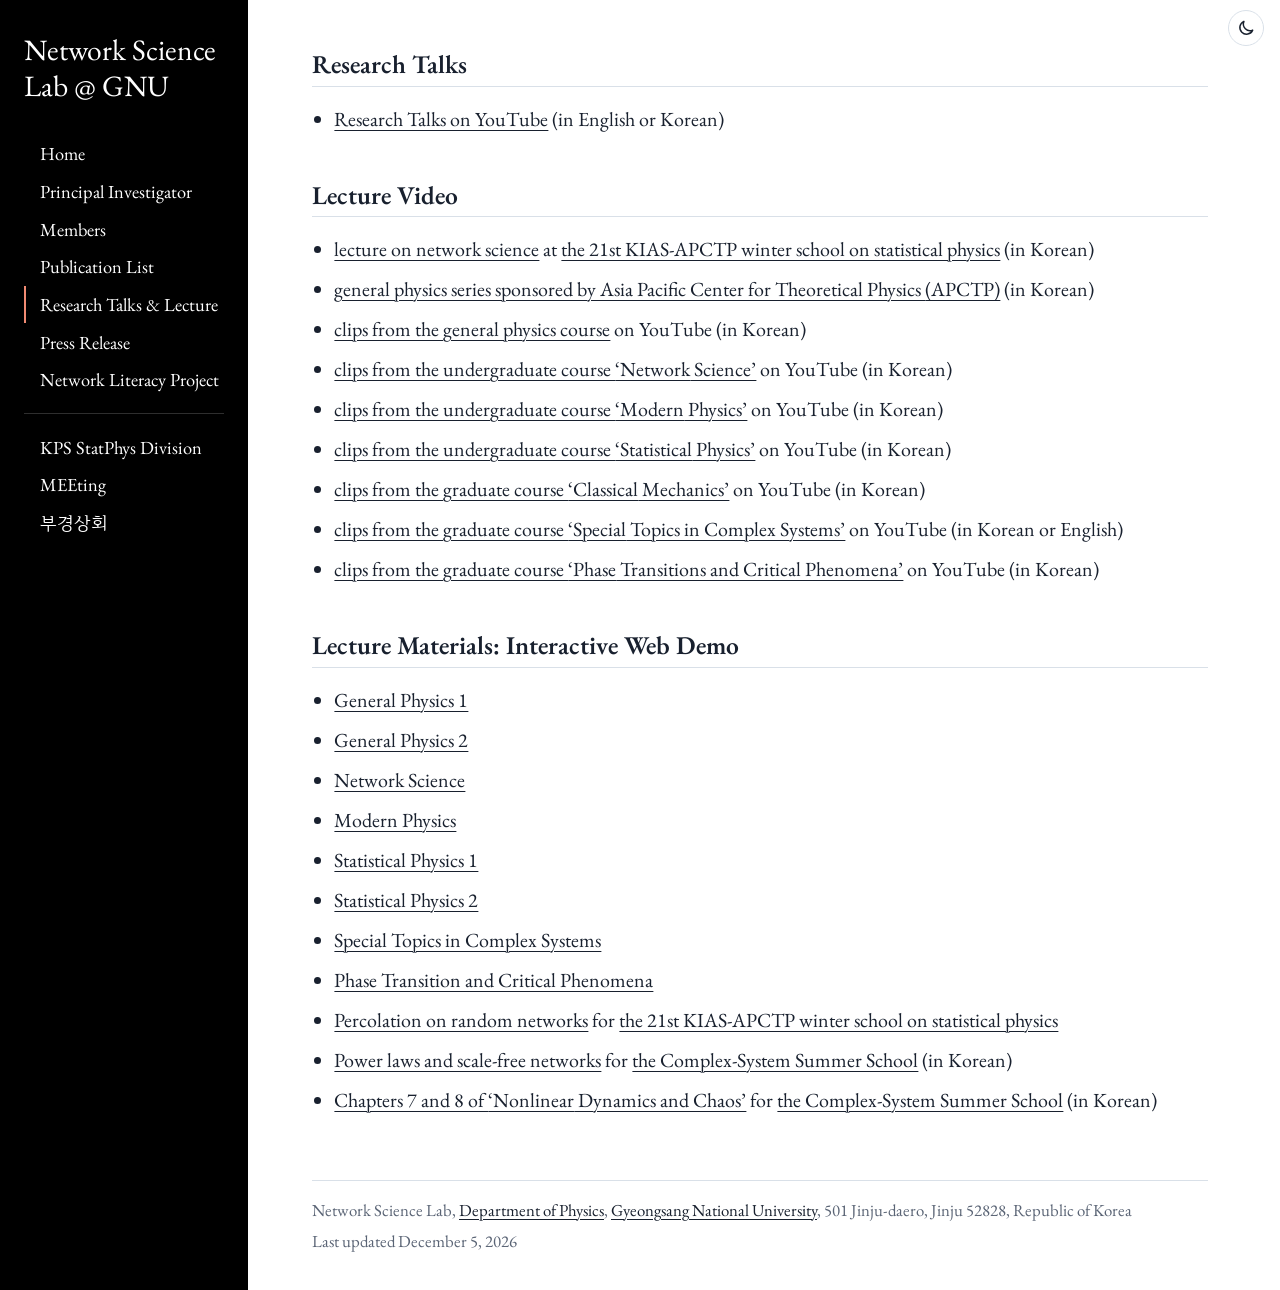
<file: talks.html>
<!DOCTYPE html>
<html lang="en">
<head>
<script>document.documentElement.classList.add("js");try{if(localStorage.getItem("theme")==="dark")document.documentElement.dataset.theme="dark"}catch(e){}</script>
<meta charset="utf-8">
<meta name="viewport" content="width=device-width, initial-scale=1">
<title>Research Talks & Lecture | Network Science Lab @ GNU</title>
<meta name="description" content="Network Science Lab, Department of Physics, Gyeongsang National University (경상국립대학교). Principal investigator: Sang Hoon Lee (이상훈).">
<link rel="icon" type="image/png" href="assets/img/favicon.png">
<link rel="preload" href="assets/fonts/iropke-batang-m.woff2" as="font" type="font/woff2" crossorigin>
<link rel="preconnect" href="https://fonts.googleapis.com">
<link rel="preconnect" href="https://fonts.gstatic.com" crossorigin>
<link href="https://fonts.googleapis.com/css2?family=EB+Garamond:ital,wght@0,400;0,500;0,600;0,700;1,400&family=Nanum+Myeongjo:wght@400;700&display=swap" rel="stylesheet">
<link rel="stylesheet" href="assets/css/style.css?v=6a66933e">
</head>
<body>
<a class="skip" href="#main">Skip to content</a>
<button class="theme-toggle" type="button" aria-label="Switch to dark mode" title="Switch to dark mode">
  <svg class="icon-moon" viewBox="0 0 24 24" width="20" height="20" aria-hidden="true"><path d="M20 14.5A8 8 0 0 1 9.5 4a8 8 0 1 0 10.5 10.5z" fill="none" stroke="currentColor" stroke-width="1.8" stroke-linejoin="round"/></svg>
  <svg class="icon-sun" viewBox="0 0 24 24" width="20" height="20" aria-hidden="true"><circle cx="12" cy="12" r="4.2" fill="none" stroke="currentColor" stroke-width="1.8"/><path d="M12 2.5v2.2M12 19.3v2.2M2.5 12h2.2M19.3 12h2.2M5.3 5.3l1.6 1.6M17.1 17.1l1.6 1.6M5.3 18.7l1.6-1.6M17.1 6.9l1.6-1.6" stroke="currentColor" stroke-width="1.8" stroke-linecap="round"/></svg>
</button>
<div class="frame">
<header class="sidebar">
  <div class="topbar">
    <button class="menu-toggle" type="button" aria-expanded="false" aria-controls="site-menu" aria-label="Open menu">
      <svg viewBox="0 0 24 24" width="24" height="24" aria-hidden="true"><path d="M3 6h18M3 12h18M3 18h18" stroke="currentColor" stroke-width="2" stroke-linecap="round"/></svg>
    </button>
    <a class="brand" href="index.html">
      <span class="brand-name">Network Science Lab @&nbsp;GNU</span>
    </a>
  </div>
  <div class="drawer" id="site-menu">
    <button class="menu-close" type="button" aria-label="Close menu">
      <svg viewBox="0 0 24 24" width="24" height="24" aria-hidden="true"><path d="M6 6l12 12M18 6L6 18" stroke="currentColor" stroke-width="2" stroke-linecap="round"/></svg>
    </button>
    <nav aria-label="Site">
      <ul>
      <li><a href="index.html">Home</a></li>
      <li><a href="pi.html">Principal Investigator</a></li>
      <li><a href="members.html">Members</a></li>
      <li><a href="publications.html">Publication List</a></li>
      <li><a href="talks.html" aria-current="page">Research Talks &amp; Lecture</a></li>
      <li><a href="press.html">Press Release</a></li>
      <li><a href="network-literacy.html">Network Literacy Project</a></li>
      <li class="nav-divider"><a href="https://sites.google.com/site/statphysmeeting/home" title="KPS Statistical Physics Division (한국물리학회 통계물리분과)">KPS StatPhys Division</a></li>
      <li><a href="https://sites.google.com/view/eco-evo/home" title="Modeling on Ecology and Evolution meeting: Biweekly meeting for sharing and discussing recent research trends on ecology and evolution studies.">MEEting</a></li>
      <li><a href="https://sites.google.com/view/bug-pgsh/" title="부경상회: BUG regional monthly meeting on complex systems">부경상회</a></li>
      </ul>
    </nav>
  </div>
  <div class="menu-backdrop" aria-hidden="true"></div>
</header>
<main id="main" class="page page-talks-html">
<h1 class="visually-hidden">Research Talks & Lecture</h1>
<h2>Research Talks</h2>
<ul>
<li><a href="https://www.youtube.com/playlist?list=PLK3DV-YQkd7-ICcDyOphpJw1CPcoSw06a">Research Talks on YouTube</a> <span class="nobr">(in</span> English or Korean)</li>
</ul>
<h2>Lecture Video</h2>
<ul>
<li><a href="https://youtube.com/playlist?list=PLK3DV-YQkd7-TRDZdVT5dWbR0Hbke_yij&amp;si=g9f-maHjTl7ikPDW">lecture on network science</a> at <a href="http://events.kias.re.kr/h/winter2024/">the 21st KIAS-APCTP winter school on statistical physics</a> <span class="nobr">(in</span> Korean)</li>
<li><a href="https://www.youtube.com/playlist?list=PLK3DV-YQkd78wiMIE47lcSbQKCdFXL9ek">general physics series sponsored by Asia Pacific Center for Theoretical Physics <span class="nobr">(APCTP)</span></a> <span class="nobr">(in</span> Korean)</li>
<li><a href="https://www.youtube.com/playlist?list=PLK3DV-YQkd79LHzLhfRu_ivxjaiFdSD8X">clips from the general physics course</a> on YouTube <span class="nobr">(in</span> Korean)</li>
<li><a href="https://www.youtube.com/playlist?list=PLK3DV-YQkd78YqRL7LOyxm7VgxX1TUqal">clips from the undergraduate course <span class="nobr">‘Network</span> Science’</a> on YouTube <span class="nobr">(in</span> Korean)</li>
<li><a href="https://www.youtube.com/playlist?list=PLK3DV-YQkd7-szLij28ut0WH8PLi-_Sln">clips from the undergraduate course <span class="nobr">‘Modern</span> Physics’</a> on YouTube <span class="nobr">(in</span> Korean)</li>
<li><a href="https://www.youtube.com/playlist?list=PLK3DV-YQkd7-nnXylhzFeBLjjzGGItY2Z">clips from the undergraduate course <span class="nobr">‘Statistical</span> Physics’</a> on YouTube <span class="nobr">(in</span> Korean)</li>
<li><a href="https://www.youtube.com/playlist?list=PLK3DV-YQkd79QUcLjrwAVNvrc0rRkmTnQ">clips from the graduate course <span class="nobr">‘Classical</span> Mechanics’</a> on YouTube <span class="nobr">(in</span> Korean)</li>
<li><a href="https://www.youtube.com/playlist?list=PLK3DV-YQkd78wSYmAEfZs-RBhhtdIoQlT">clips from the graduate course <span class="nobr">‘Special</span> Topics in Complex Systems’</a> on YouTube <span class="nobr">(in</span> Korean or English)</li>
<li><a href="https://www.youtube.com/playlist?list=PLK3DV-YQkd7-5dgwsQnUiFCRjTW3n-Spk">clips from the graduate course <span class="nobr">‘Phase</span> Transitions and Critical Phenomena’</a> on YouTube <span class="nobr">(in</span> Korean)</li>
</ul>
<h2>Lecture Materials: Interactive Web Demo</h2>
<ul>
<li><a href="https://lshlj82.github.io/physics1-GNU/">General Physics 1</a></li>
<li><a href="https://lshlj82.github.io/physics2-GNU/">General Physics 2</a></li>
<li><a href="https://lshlj82.github.io/netsci-course-GNU/">Network Science</a></li>
<li><a href="https://lshlj82.github.io/modern-physics-GNU/">Modern Physics</a></li>
<li><a href="https://lshlj82.github.io/statphys1-GNU/">Statistical Physics 1</a></li>
<li><a href="https://lshlj82.github.io/statphys2-GNU/">Statistical Physics 2</a></li>
<li><a href="https://lshlj82.github.io/special-topics-in-complex-systems-GNU/">Special Topics in Complex Systems</a></li>
<li><a href="https://lshlj82.github.io/phase-transition-and-critical-phenomena-GNU/">Phase Transition and Critical Phenomena</a></li>
<li><a href="https://lshlj82.github.io/percolation-by-generating-function/">Percolation on random networks</a> for <a href="http://events.kias.re.kr/h/winter2024/">the 21st KIAS-APCTP winter school on statistical physics</a></li>
<li><a href="https://lshlj82.github.io/netsci-summer-school/">Power laws and scale-free networks</a> for <a href="https://www.complexity.kr/?p=1268">the Complex-System Summer School</a> <span class="nobr">(in</span> Korean)</li>
<li><a href="https://lshlj82.github.io/nonlinear-dynamics-summer-school/">Chapters 7 and 8 of <span class="nobr">‘Nonlinear</span> Dynamics and Chaos’</a> for <a href="https://www.complexity.kr/?p=1365">the Complex-System Summer School</a> <span class="nobr">(in</span> Korean)</li>
</ul>


<footer class="site-footer">
  <p>Network Science Lab, <a href="https://www.gnu.ac.kr/physics/main.do">Department of Physics</a>, <a href="http://www.gnu.ac.kr">Gyeongsang National University</a>, 501 Jinju-daero, Jinju 52828, Republic of Korea</p>
  <p>Last updated <time class="last-updated" datetime="2026-10-17">October 17, 2026</time></p>
</footer>
</main>
</div>
<script>
/* Phone menu: the ☰ button slides the menu in; ×, the dimmed page, or Escape closes it. */
(function () {
  var root = document.documentElement,
      open = document.querySelector(".menu-toggle"),
      close = document.querySelector(".menu-close"),
      backdrop = document.querySelector(".menu-backdrop");
  if (!open) return;
  function setOpen(isOpen) {
    root.classList.toggle("menu-open", isOpen);
    open.setAttribute("aria-expanded", isOpen ? "true" : "false");
    if (isOpen) close.focus(); else open.focus({ preventScroll: true });
  }
  open.addEventListener("click", function () { setOpen(true); });
  close.addEventListener("click", function () { setOpen(false); });
  backdrop.addEventListener("click", function () { setOpen(false); });
  document.addEventListener("keydown", function (e) {
    if (e.key === "Escape" && root.classList.contains("menu-open")) setOpen(false);
  });
  window.matchMedia("(max-width: 52rem)").addEventListener("change", function (m) {
    if (!m.matches && root.classList.contains("menu-open")) setOpen(false);
  });
})();
</script>
<script>
/* Light/dark mode: light by default; a visitor's choice is remembered in this browser. */
(function () {
  var root = document.documentElement, btn = document.querySelector(".theme-toggle");
  if (!btn) return;
  function sync() {
    var dark = root.dataset.theme === "dark",
        label = dark ? "Switch to light mode" : "Switch to dark mode";
    btn.setAttribute("aria-label", label);
    btn.title = label;
    btn.setAttribute("aria-pressed", dark ? "true" : "false");
  }
  sync();
  btn.addEventListener("click", function () {
    var dark = root.dataset.theme !== "dark";
    if (dark) root.dataset.theme = "dark"; else delete root.dataset.theme;
    try { localStorage.setItem("theme", dark ? "dark" : "light"); } catch (e) {}
    sync();
  });
})();
</script>
<script>
/* Lists marked data-count-to-zero count down to 0: start = number of items - 1. */
document.querySelectorAll("ol[data-count-to-zero]").forEach(function (ol) {
  ol.start = ol.querySelectorAll(":scope > li").length - 1;
});
</script>
<script>
/* "Last updated": the date the site was last published (GitHub Pages sends it with every page). */
(function () {
  var el = document.querySelector(".last-updated"), d = new Date(document.lastModified);
  if (!el || isNaN(d)) return;
  el.textContent = d.toLocaleDateString("en-US", { year: "numeric", month: "long", day: "numeric" });
  el.setAttribute("datetime", d.getFullYear() + "-" + String(d.getMonth() + 1).padStart(2, "0") + "-" + String(d.getDate()).padStart(2, "0"));
})();
</script>
</body>
</html>
</file>
<file: assets/css/style.css>
/* Network Science Lab @ GNU
   Palette taken from the lab's own figures: ink lines, white paper,
   the GNU blue, and the red highlighted nodes. */
:root {
  color-scheme: light;
  --ink: #18202e;
  --muted: #5a6475;
  --paper: #ffffff;
  --wash: #f3f6f9;
  --rule: #d9e0e8;
  --gnu-blue: #2f87c8;
  --link: var(--ink);   /* links are black and underlined, as on the former Google Site */
  --link-hover: #1d6fb5;   /* links turn blue on hover */
  --node-red: #c8452f;

  /* EB Garamond for Latin text. It has no Hangul, so Korean uses 이롭게바탕체 (Iropke Batang,
     hosted in assets/fonts/), then 나눔명조 (Nanum Myeongjo) and the system Myeongjo/Batang. */
  --font: "EB Garamond", "Iropke Batang", "Nanum Myeongjo", "NanumMyeongjo", "나눔명조",
          "AppleMyungjo", "Batang", "바탕", "Noto Serif CJK KR", Georgia, serif;

  /* Sidebar: pure black (light mode) */
  --side-bg: #000000;
  --side-ink: #ffffff;
  --side-muted: #c4c4c4;
  --side-accent: #f08a72;
  --logo-ink: #000000;   /* home-page logo; gold while a pair of stubs joins */
  --logo-hi: #e0a800;
  --side-hover: #8cc2f0;   /* light blue for the lab name on hover */
  --side-rule: rgba(255, 255, 255, 0.18);   /* divider above the meeting links */
  --side-button: #3a3a3a;                   /* phone menu's close button */

  --sidebar: 15.5rem;
  --measure: 56rem;
}

/* Dark mode (chosen with the moon/sun button; light is the default).
   The page turns pure black (kind to OLED screens) and the sidebar turns bright. */
:root[data-theme="dark"] {
  color-scheme: dark;
  --ink: #e4e6eb;
  --muted: #a3abb8;
  --paper: #000000;   /* pure black: OLED pixels switch off */
  --wash: #111111;
  --rule: #2c2c2c;
  --gnu-blue: #6cb2ea;
  --link-hover: #6cb2ea;
  --node-red: #f0846c;

  --side-bg: #f1f1ee;
  --side-ink: #1c1c1c;
  --side-muted: #5f5f5f;
  --side-accent: #c8452f;
  --side-hover: #1d6fb5;
  --logo-ink: #ffffff;
  --logo-hi: #f5d24e;
  --side-rule: rgba(0, 0, 0, 0.14);
  --side-button: #dedede;
}

/* 이롭게바탕체 Medium, cut down to the 2,350 common Hangul syllables (KS X 1001) plus every
   Korean character the site uses, as WOFF2. Used for Korean only; Latin stays EB Garamond. */
@font-face {
  font-family: "Iropke Batang";
  src: url("../fonts/iropke-batang-m.woff2") format("woff2");
  font-weight: 100 900;   /* one weight for all: bold Korean uses the regular letters instead of a faked bold */
  font-style: normal;
  font-display: swap;
  unicode-range: U+AC00-D7A3, U+3131-318E, U+1100-11FF;
}

*, *::before, *::after { box-sizing: border-box; }

html { -webkit-text-size-adjust: 100%; }

/* Keeps an opening bracket attached to the Korean word after it. */
.nobr { white-space: nowrap; }

body {
  margin: 0;
  background: var(--paper);
  color: var(--ink);
  font-family: var(--font);
  font-size: 1.25rem;
  line-height: 1.6;
  font-variant-numeric: lining-nums;
  word-break: keep-all;          /* keeps Korean words intact at line breaks */
  overflow-wrap: anywhere;
}

img { max-width: 100%; height: auto; }

a { color: var(--link); text-decoration-thickness: 1px; text-underline-offset: 0.18em; }
a:hover { color: var(--link-hover); }
a:focus-visible { outline: 2px solid var(--gnu-blue); outline-offset: 2px; border-radius: 2px; }

.skip {
  position: absolute; left: -999px; top: 0;
  background: var(--ink); color: var(--paper); padding: 0.5rem 1rem;
}
.skip:focus { left: 0; z-index: 10; }

/* ---------- Frame ---------- */
.frame {
  background: linear-gradient(to right, var(--side-bg) var(--sidebar), var(--paper) var(--sidebar));
  display: grid;
  grid-template-columns: var(--sidebar) minmax(0, 1fr);
  min-height: 100vh;
}

.sidebar {
  position: sticky; top: 0;
  align-self: start;
  height: 100vh;
  overflow-y: auto;
  padding: 2rem 1.5rem;
  background: var(--side-bg);
  color: var(--side-ink);
  display: flex; flex-direction: column;
}

.menu-toggle, .menu-close, .menu-backdrop { display: none; }   /* phone-only controls */

/* Light/dark mode button: moon in light mode, sun in dark mode */
.theme-toggle {
  position: absolute; top: 0.6rem; right: 1rem; z-index: 25;   /* top-right corner, inside the empty strip above the content */
  display: inline-flex; align-items: center; justify-content: center;
  width: 2.25rem; height: 2.25rem; padding: 0;
  border: 1px solid var(--rule); border-radius: 50%;
  background: var(--paper); color: var(--ink); cursor: pointer;
}
.theme-toggle:hover { color: var(--gnu-blue); border-color: currentColor; }
.theme-toggle:focus-visible { outline: 2px solid var(--gnu-blue); outline-offset: 2px; }
.theme-toggle .icon-sun, :root[data-theme="dark"] .theme-toggle .icon-moon { display: none; }
:root[data-theme="dark"] .theme-toggle .icon-sun { display: block; }
html:not(.js) .theme-toggle { display: none; }   /* needs JavaScript */
.brand { display: block; text-decoration: none; color: var(--side-ink); }
.brand:hover, .brand:focus-visible { color: var(--side-hover); }
.brand-name {
  display: block;
  font-size: 1.85rem;
  line-height: 1.2;
  font-weight: 400;
}

.sidebar nav ul { list-style: none; margin: 2rem 0 0; padding: 0; }
.sidebar nav { margin-bottom: 2rem; }
.sidebar nav li { margin: 0; }
.sidebar nav li.nav-divider { margin-top: 0.9rem; padding-top: 0.9rem; border-top: 1px solid var(--side-rule); }   /* meeting sites below */
.sidebar nav a {
  display: block;
  padding: 0.4rem 0 0.4rem 0.9rem;
  border-left: 2px solid transparent;
  color: var(--side-ink);
  text-decoration: none;
  font-size: 1.15rem;
  line-height: 1.35;
}
.sidebar nav a:hover { color: var(--side-ink); border-left-color: var(--side-muted); }
.sidebar nav a:focus-visible { outline-color: var(--side-ink); }
.sidebar nav a[aria-current="page"] {
  border-left-color: var(--side-accent);
}

/* ---------- Page ---------- */
.page {
  padding: 3rem clamp(1.25rem, 5vw, 4rem) 2rem;
  max-width: calc(var(--measure) + 8rem);
}



.page h2 {
  font-family: var(--font);
  font-weight: 600;
  font-size: 1.6rem;
  line-height: 1.25;
  margin: 2.75rem 0 1rem;
  padding-bottom: 0.35rem;
  border-bottom: 1px solid var(--rule);
}
.page h2 a { color: inherit; text-decoration: none; }
.page h2 a:hover { color: var(--link-hover); }

.page p, .page ul, .page ol { max-width: var(--measure); }
.page p { margin: 0 0 1rem; }

.page ul, .page ol { padding-left: 1.4rem; margin: 0 0 1rem; }
.page li { margin: 0 0 0.5rem; }
.page li > p { margin: 0 0 0.35rem; }
.page li ul { margin: 0.35rem 0 0.25rem; padding-left: 1.2rem; }
.page li li { margin-bottom: 0.25rem; color: var(--muted); font-size: 0.92em; }  /* slightly smaller than the main item */
.page li li a { color: var(--link); }
.page ul ul { list-style: circle; }

/* ---------- Home ---------- */
.hero { margin-bottom: 2.5rem; }
/* Home-page logo: a vector drawing of the network that assembles itself (assets/js/logo-assembly.js),
   with the lab name below it as the original lettering. */
.logo-anim { width: 17rem; max-width: 70%; margin: 0 0 1.25rem; -webkit-tap-highlight-color: transparent; }
.logo-anim svg { display: block; width: 100%; height: auto; overflow: visible; }
.logo-anim line { stroke: var(--logo-ink); stroke-width: 2.14; stroke-linecap: round; }
.logo-anim circle { fill: var(--logo-ink); }
.logo-anim line.joining { stroke: var(--logo-hi); stroke-width: 3; }
.logo-text { display: block; width: 100%; height: auto; }
:root[data-theme="dark"] .logo-text { filter: invert(1); }
:root[data-theme="dark"] .logo-anim .dots { filter: none; }
/* With JavaScript on and motion allowed, keep the finished logo hidden until the animation starts,
   so it doesn't flash before assembling; it shows after 2 s regardless, in case the script fails. */
@media (prefers-reduced-motion: no-preference) {
  .js .logo-anim:not(.playing) svg, .js .logo-anim:not(.playing) .logo-text { opacity: 0; animation: logo-fallback 0s 2s forwards; }
}
@keyframes logo-fallback { to { opacity: 1; } }
:root[data-theme="dark"] .mosaic img { background: #ffffff; }   /* published plots stay on white */
.affiliation { font-size: 1.25rem; color: var(--muted); margin: 0; }
.funding {
  margin-top: 3.5rem;
  max-width: var(--measure);
  padding: 0.9rem 1.1rem;
  border-left: 3px solid var(--gnu-blue);
  background: var(--wash);
  font-size: 1.12rem;
}
.funding p { margin: 0; }
.funding .prior { margin-top: 0.4rem; color: var(--muted); font-size: 1rem; }
.fonts-note { margin-top: 2.5rem; max-width: var(--measure); color: var(--muted); font-size: 0.95rem; }
.fonts-note p { margin: 0; }
.fonts-note p + p { margin-top: 0.35rem; }
.fonts-note sup { font-size: 0.7em; line-height: 0; }
.fonts-note a { color: inherit; }

.intro p { font-size: 1.25rem; }
[lang="ko"] p, [lang="ko"] li { line-height: 1.85; }
.intro[lang="ko"] p { font-size: 1.12rem; }
.intro + .intro { margin-top: 1.75rem; }

.figures { margin-top: 3rem; }
.figures-note { color: var(--muted); font-size: 1.1rem; }
.mosaic {
  display: grid;
  grid-template-columns: repeat(3, minmax(0, 1fr));
  gap: 1px;
  background: var(--rule);
  border: 1px solid var(--rule);
  margin-top: 1rem;
}
.mosaic a {
  display: flex; flex-direction: column;
  background: var(--paper);
  padding: 0.9rem;
  text-decoration: none;
  color: var(--muted);
}
.mosaic img {
  width: 100%; aspect-ratio: 4 / 3; object-fit: contain;

  transition: transform 0.25s ease;
}
.mosaic a.wide { grid-column: span 2; }
.mosaic a.wide img { aspect-ratio: 8 / 3; }
.mosaic a:hover img { transform: scale(1.03); }

/* ---------- PI ---------- */
.portrait {
  display: block;
  width: 14rem;
  max-width: 100%;
  margin: 0 0 1.75rem;
  border: 1px solid var(--rule);
}
.contact p { margin: 0 0 0.2rem; }
.contact p:first-child { font-size: 1.6rem; margin-bottom: 0.6rem; }
.contact + ul { margin-top: 1.75rem; clear: none; }

/* ---------- Publications: newest paper has the highest number ----------
   The list uses <ol reversed>, so numbering counts down automatically
   when a paper is added at the top. */
.page-publications-html ol { list-style: decimal outside; padding-left: 3rem; }
.page-publications-html ol > li { padding-left: 0.4rem; margin-bottom: 1.1rem; }
.page-publications-html ol > li::marker {
  color: var(--muted);
  font-size: 1.05rem;
  font-variant-numeric: lining-nums tabular-nums;
}

/* ---------- Network literacy ---------- */
.cover { display: block; width: min(24rem, 100%); border: 1px solid var(--rule); margin-top: 1rem; }

/* ---------- Footer ---------- */
.site-footer {
  margin-top: 4rem;
  padding-top: 1rem;
  border-top: 1px solid var(--rule);
  font-size: 1.05rem;
  color: var(--muted);
  max-width: var(--measure);
}
.site-footer p { margin: 0 0 0.25rem; }

/* ---------- Small screens ---------- */
@media (max-width: 52rem) {
  .frame { grid-template-columns: 1fr; background: var(--paper); }

  /* Slim top bar: menu button + lab name, staying at the top while scrolling */
  .sidebar {
    position: sticky; top: 0; z-index: 20;
    height: auto; overflow: visible;
    display: block;
    padding: 0.35rem 0.75rem;
    background: var(--paper);
    color: var(--ink);
    border-bottom: 1px solid var(--rule);
  }
  .topbar { display: flex; align-items: center; gap: 0.35rem; }
  .menu-toggle, .menu-close {
    display: inline-flex; align-items: center; justify-content: center;
    width: 2.75rem; height: 2.75rem;          /* comfortable tap target */
    padding: 0; border: 0; border-radius: 4px;
    background: transparent; cursor: pointer;
  }
  .menu-toggle { color: var(--ink); }
  .theme-toggle { position: fixed; top: 0.6rem; right: 0.75rem; }   /* right end of the top bar */
  .topbar { padding-right: 2.75rem; }                                  /* lab name never runs under it */
  .js.menu-open .theme-toggle { visibility: hidden; }                  /* covered by the open menu */
  html:not(.js) .menu-toggle { display: none; }   /* without JavaScript the menu is already open */
  .menu-toggle:focus-visible { outline: 2px solid var(--gnu-blue); outline-offset: 1px; }
  .brand { color: var(--ink); min-width: 0; }
  .brand:hover, .brand:focus-visible { color: var(--gnu-blue); }
  .brand-name { font-size: 1.3rem; white-space: nowrap; overflow: hidden; text-overflow: ellipsis; }

  /* Without JavaScript the menu simply shows below the bar */
  .drawer { background: var(--side-bg); color: var(--side-ink); margin: 0.35rem -0.75rem -0.35rem; padding: 0.5rem 1.25rem 1rem; }
  .menu-close { display: none; }

  /* With JavaScript: dark menu that slides in from the left */
  .js .drawer {
    position: fixed; top: 0; bottom: 0; left: 0; z-index: 40;
    width: min(19rem, 82vw);
    margin: 0; padding: 0.75rem 1.25rem 2rem;
    overflow-y: auto;
    transform: translateX(-100%);
    visibility: hidden;
    transition: transform 0.25s ease, visibility 0s linear 0.25s;
  }
  .js.menu-open .drawer { transform: none; visibility: visible; transition: transform 0.25s ease; }
  .js .menu-close { display: inline-flex; color: var(--side-ink); background: var(--side-button); }
  .js .menu-close:focus-visible { outline: 2px solid var(--side-ink); outline-offset: 1px; }
  .js .menu-backdrop {
    display: block; position: fixed; inset: 0; z-index: 30;
    background: rgba(0, 0, 0, 0.45);
    opacity: 0; pointer-events: none; transition: opacity 0.25s ease;
  }
  .js.menu-open .menu-backdrop { opacity: 1; pointer-events: auto; }
  .js.menu-open { overflow: hidden; }       /* page doesn't scroll behind the open menu */
  .sidebar nav ul { margin: 1rem 0 0; }
  .sidebar nav a { font-size: 1.2rem; padding: 0.55rem 0 0.55rem 0.9rem; }

  .page { padding-top: 2rem; }
  body { font-size: 1.15rem; }
  .intro p { font-size: 1.15rem; }
  .mosaic { grid-template-columns: repeat(2, minmax(0, 1fr)); }
  .mosaic a.wide { grid-column: auto; }
  .mosaic a.wide img { aspect-ratio: 4 / 3; }
  .portrait { width: 12rem; }
  .page-publications-html ol { padding-left: 2.4rem; }
}

@media (prefers-reduced-motion: reduce) {
  .drawer, .menu-backdrop { transition: none !important; }
  .mosaic img { transition: none; }
  .mosaic a:hover img { transform: none; }
}

@media print {
  .sidebar, .skip { display: none; }
  .frame { display: block; }
}

/* Page titles are hidden visually (the pages open with their content, as on the
   former Google Site) but stay available to screen readers and search engines. */
.visually-hidden {
  position: absolute; width: 1px; height: 1px; overflow: hidden;
  clip: rect(0 0 0 0); clip-path: inset(50%); white-space: nowrap;
}
.page > .visually-hidden + h2 { margin-top: 0; }
</file>
